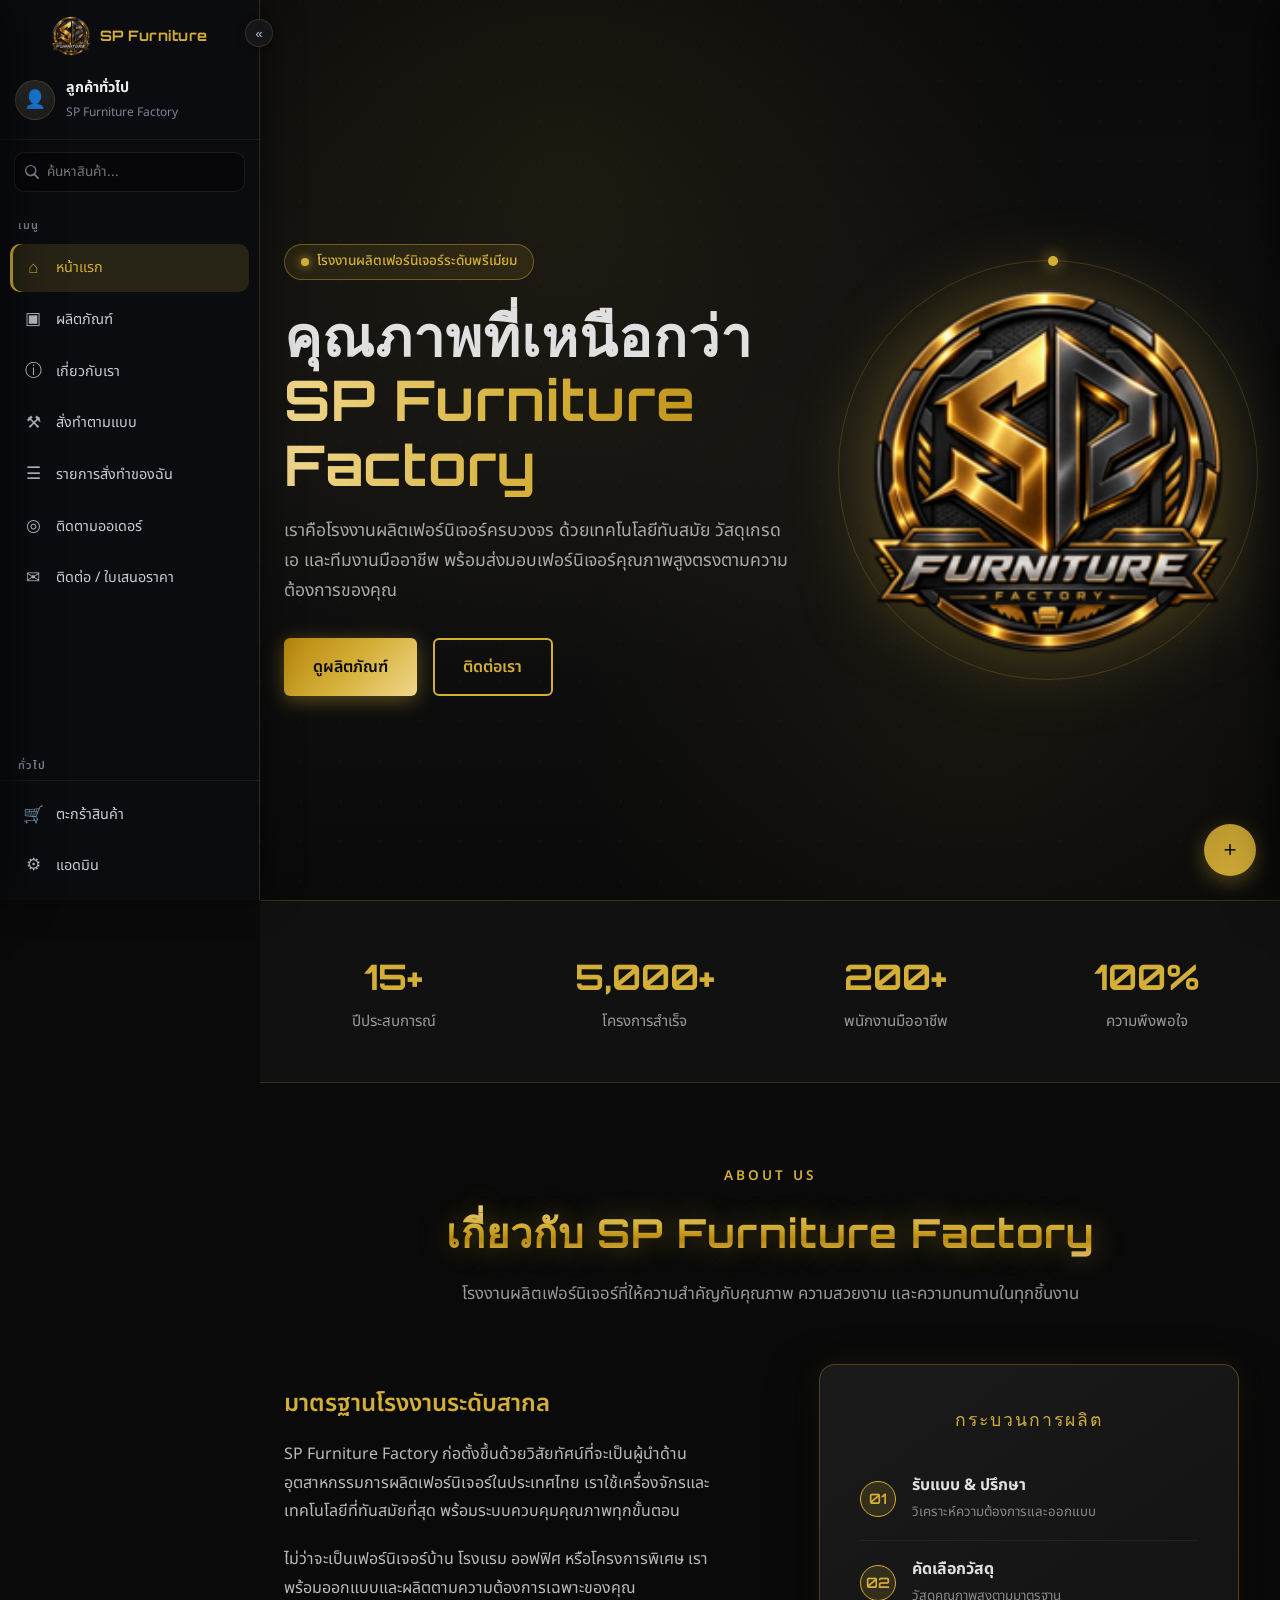
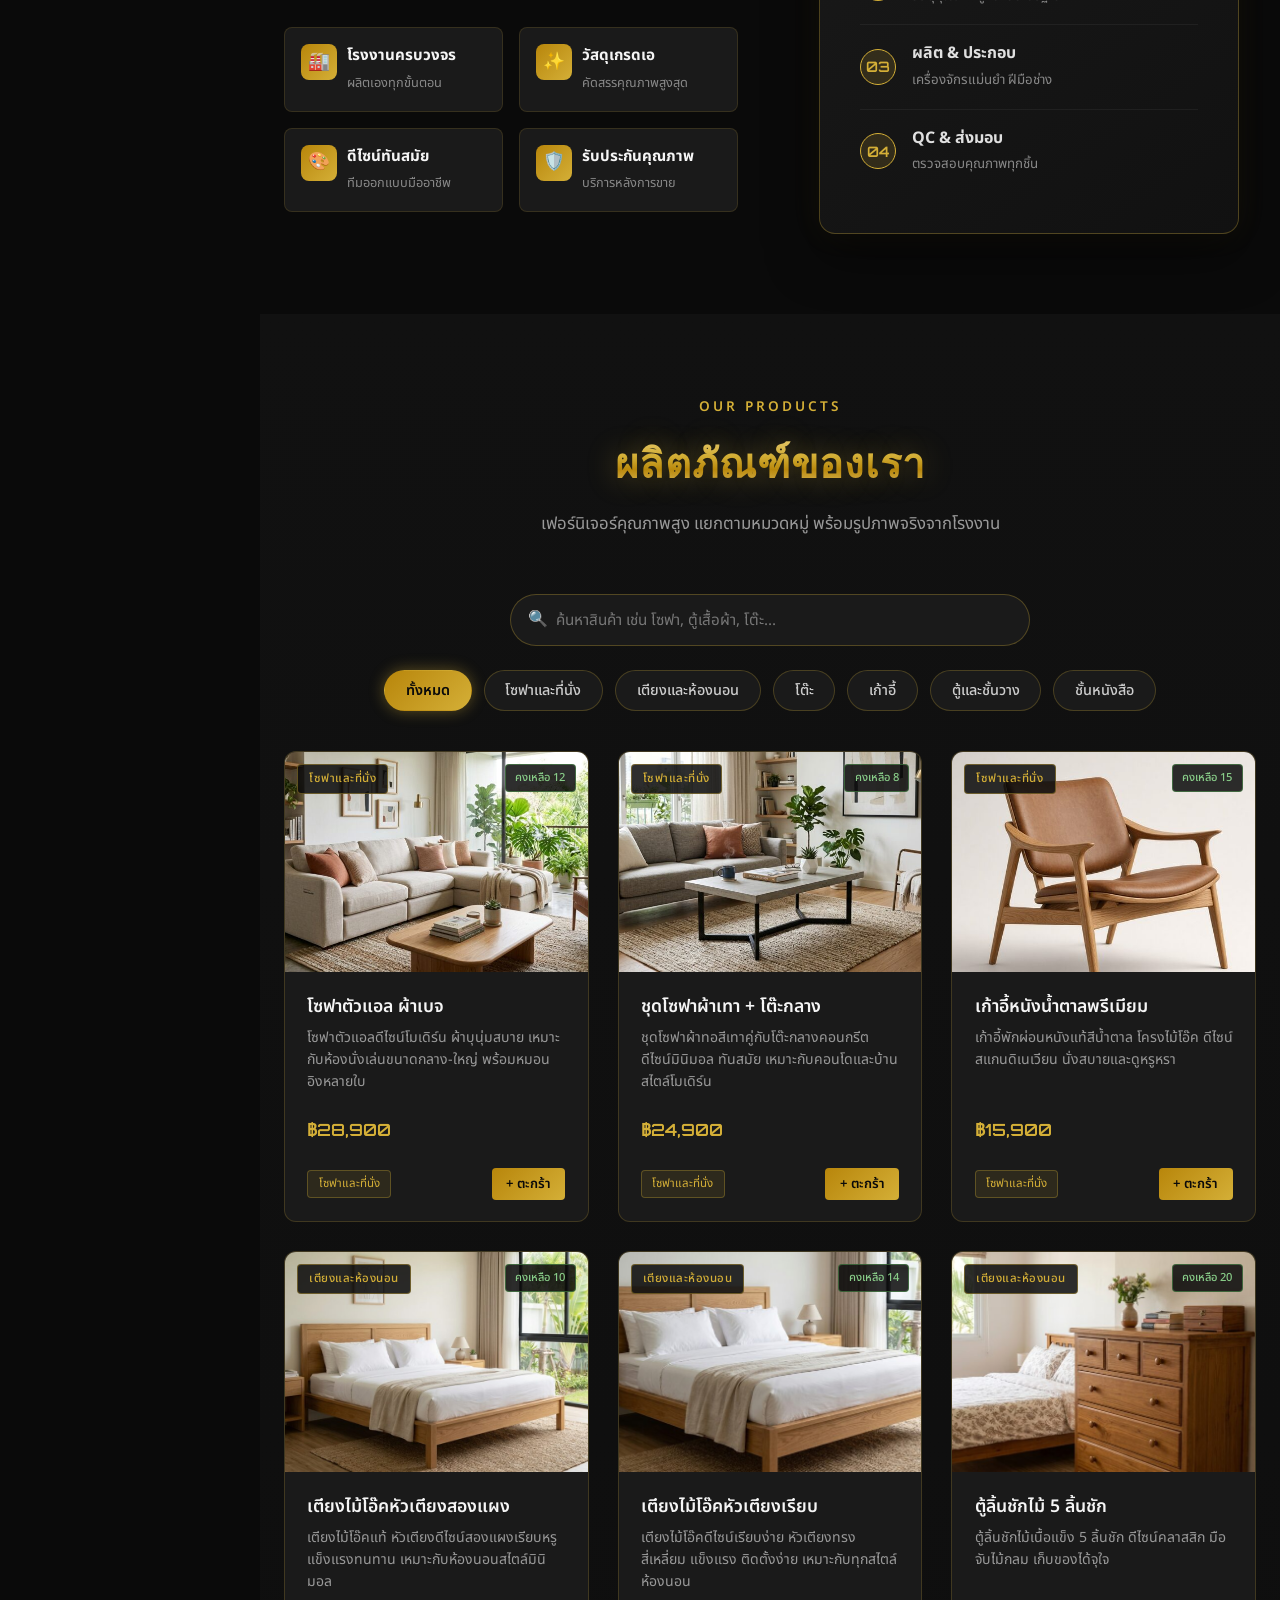
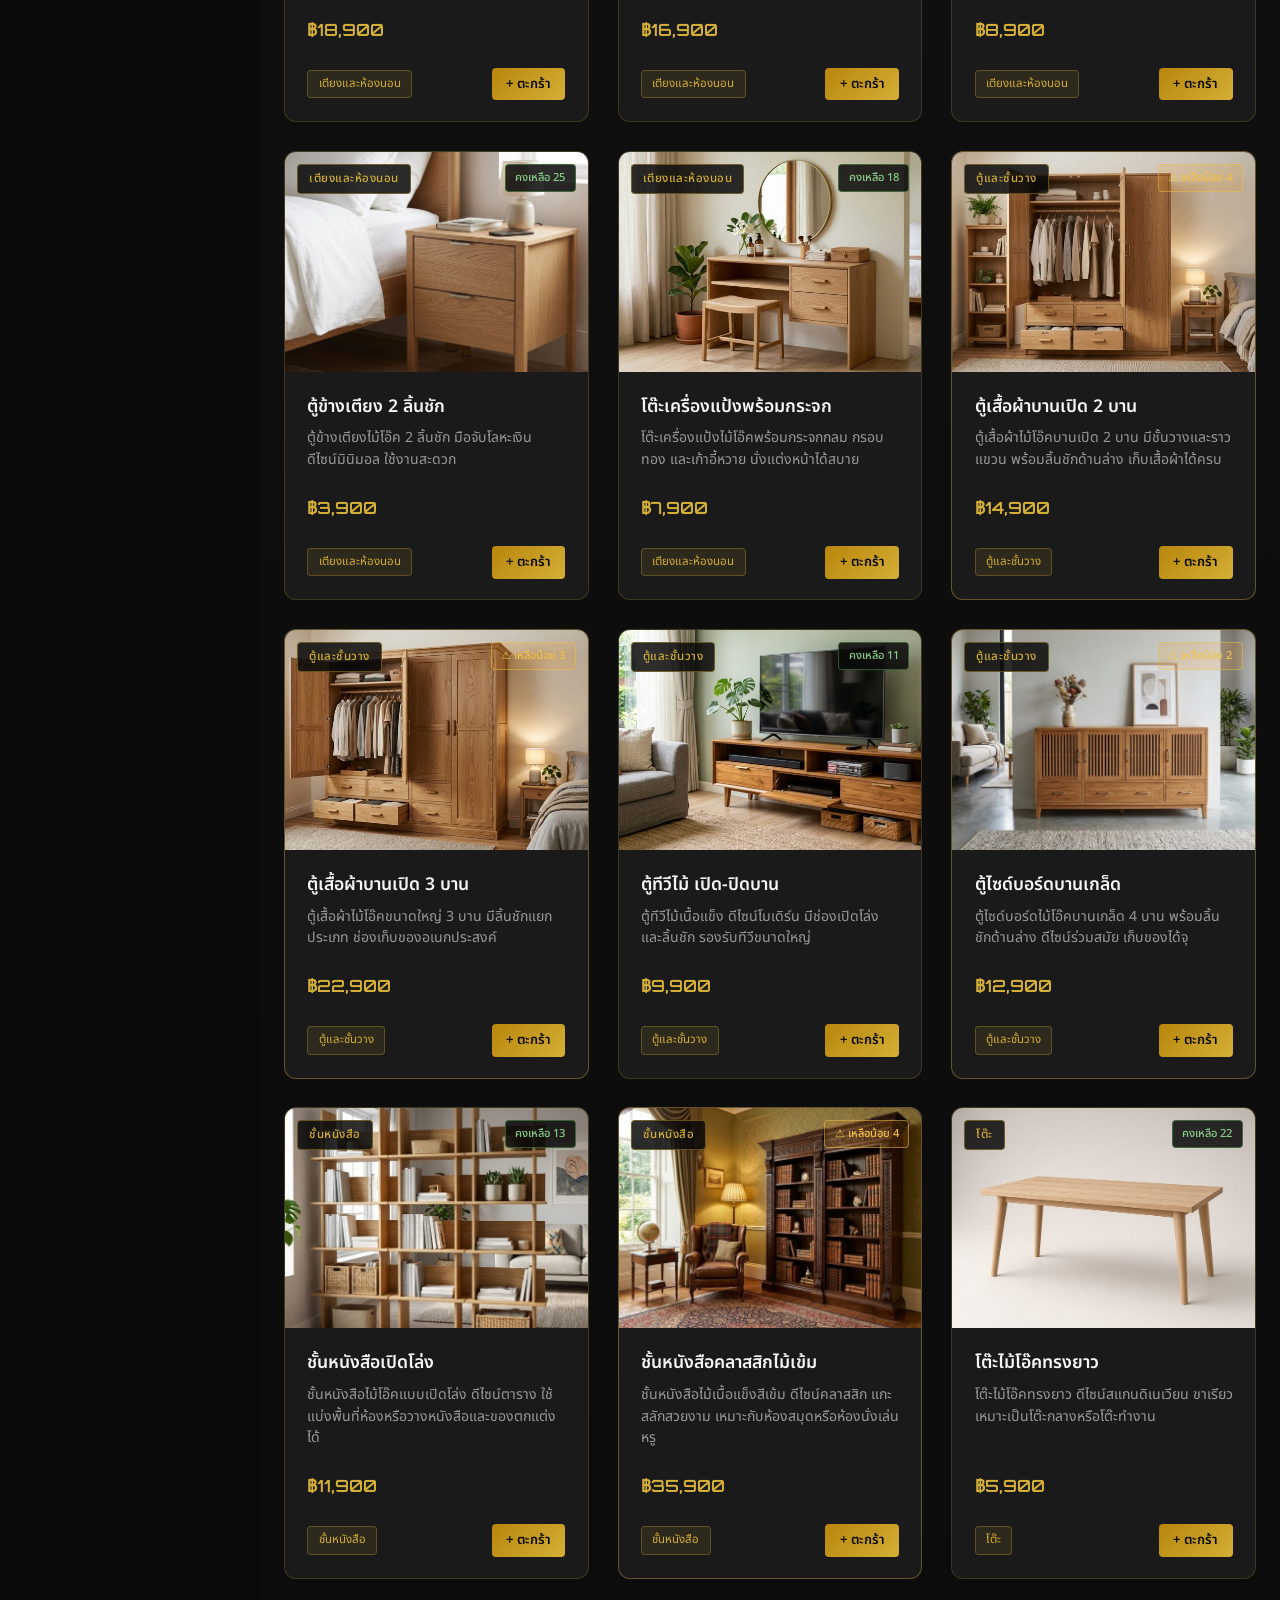
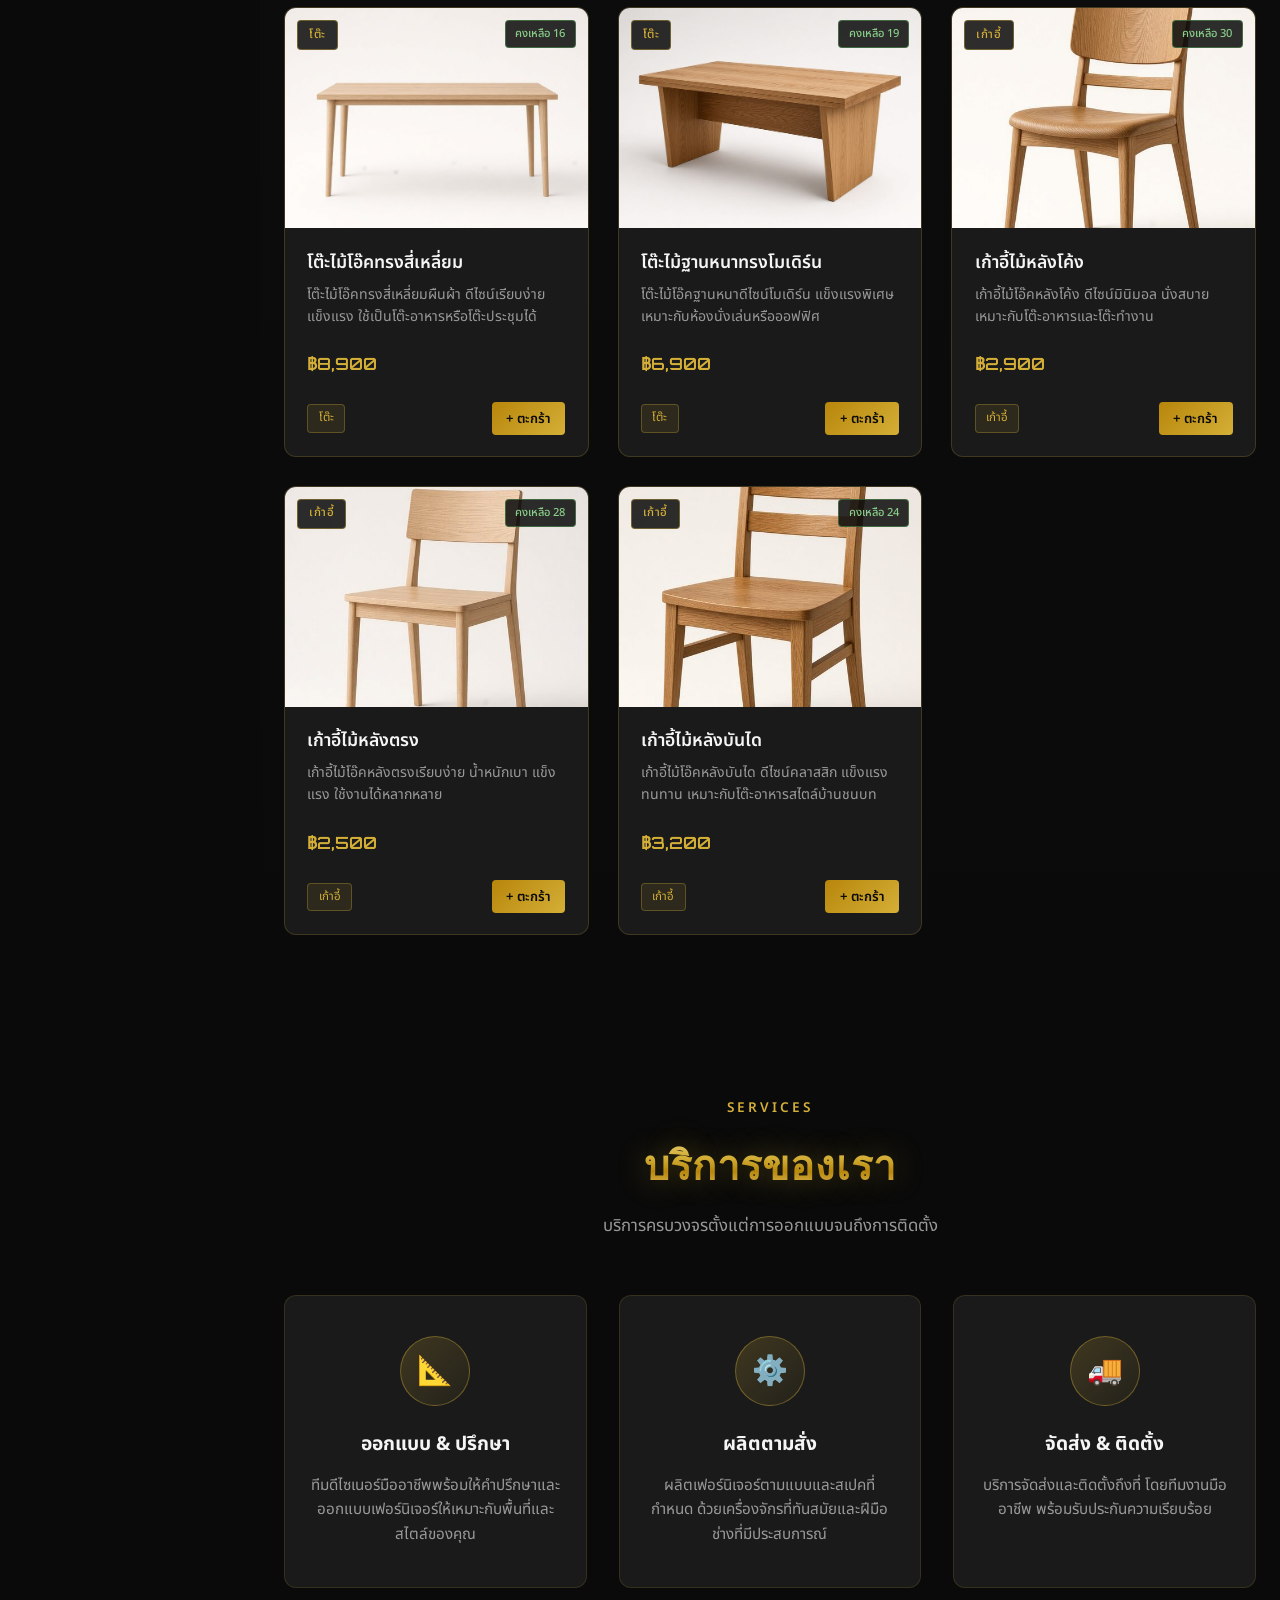
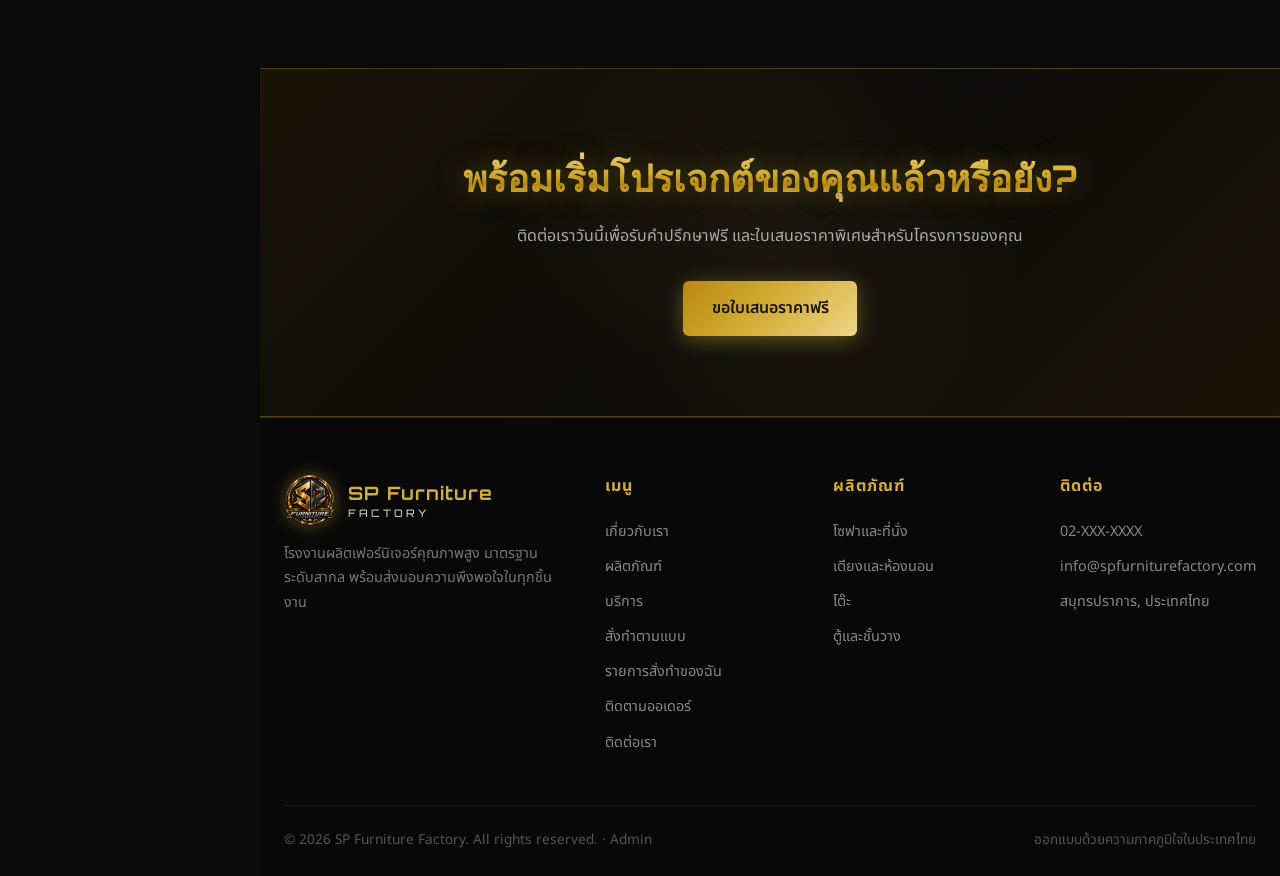
<file: index.html>
<!DOCTYPE html>
<html lang="th">
<head>
  <meta charset="UTF-8">
  <meta name="viewport" content="width=device-width, initial-scale=1.0">
  <title>หน้าแรก | SP Furniture Factory</title>
  <link rel="preconnect" href="https://fonts.googleapis.com">
  <link href="https://fonts.googleapis.com/css2?family=Noto+Sans+Thai:wght@300;400;500;600;700&family=Orbitron:wght@500;600;700&display=swap" rel="stylesheet">
  <link rel="stylesheet" href="css/style.css">
  <link rel="stylesheet" href="css/cart.css">
  <link rel="stylesheet" href="css/extras.css">
  <link rel="stylesheet" href="css/sidebar.css">
</head>
<body>

<button type="button" class="sb-mobile-btn" id="sbMobileBtn" aria-label="เมนู">☰</button>
<div class="sb-overlay" id="sbOverlay"></div>
<aside class="app-sidebar" id="appSidebar">
  <div class="sb-top">
    <a href="index.html" class="sb-logo">
      <img src="images/logo.png" alt="SP" onerror="this.style.display='none'">
      <span>SP Furniture</span>
    </a>
    <button type="button" class="sb-toggle" id="sbToggle" title="ย่อเมนู">«</button>
  </div>
  <div class="sb-profile">
    <div class="sb-avatar">👤</div>
    <div class="sb-profile-info">
      <strong>ลูกค้าทั่วไป</strong>
      <small>SP Furniture Factory</small>
    </div>
  </div>
  <div class="sb-search">
    <input type="search" id="sbSearch" placeholder="ค้นหาสินค้า..." autocomplete="off">
  </div>
  <div class="sb-section-label">เมนู</div>
  <nav class="sb-nav">
    <a class="sb-link" data-page="index.html" href="index.html"><span class="ico">⌂</span><span class="lbl">หน้าแรก</span></a>
    <a class="sb-link" data-page="products" href="index.html#products"><span class="ico">▣</span><span class="lbl">ผลิตภัณฑ์</span></a>
    <a class="sb-link" data-page="about" href="index.html#about"><span class="ico">ⓘ</span><span class="lbl">เกี่ยวกับเรา</span></a>
    <a class="sb-link" data-page="custom.html" href="custom.html"><span class="ico">⚒</span><span class="lbl">สั่งทำตามแบบ</span></a>
    <a class="sb-link" data-page="my-orders.html" href="my-orders.html"><span class="ico">☰</span><span class="lbl">รายการสั่งทำของฉัน</span></a>
    <a class="sb-link" data-page="track.html" href="track.html"><span class="ico">◎</span><span class="lbl">ติดตามออเดอร์</span></a>
    <a class="sb-link" data-page="contact.html" href="contact.html"><span class="ico">✉</span><span class="lbl">ติดต่อ / ใบเสนอราคา</span></a>
  </nav>
  <div class="sb-section-label">ทั่วไป</div>
  <div class="sb-bottom">
    <button type="button" class="sb-link" onclick="typeof openCart==='function'&&openCart()">
      <span class="ico">🛒</span><span class="lbl">ตะกร้าสินค้า</span>
      <span class="badge" id="sbCartBadge" style="display:none">0</span>
    </button>
    <a class="sb-link" href="admin.html"><span class="ico">⚙</span><span class="lbl">แอดมิน</span></a>
  </div>
</aside>

<section class="hero">
    <div class="hero-content">
      <div class="hero-text">
        <div class="hero-badge">โรงงานผลิตเฟอร์นิเจอร์ระดับพรีเมียม</div>
        <h1>
          คุณภาพที่เหนือกว่า
          <span class="highlight">SP Furniture Factory</span>
        </h1>
        <p class="hero-desc">
          เราคือโรงงานผลิตเฟอร์นิเจอร์ครบวงจร ด้วยเทคโนโลยีทันสมัย วัสดุเกรดเอ 
          และทีมงานมืออาชีพ พร้อมส่งมอบเฟอร์นิเจอร์คุณภาพสูงตรงตามความต้องการของคุณ
        </p>
        <div class="hero-buttons">
          <a href="#products" class="btn btn-primary">ดูผลิตภัณฑ์</a>
          <a href="contact.html" class="btn btn-outline">ติดต่อเรา</a>
        </div>
      </div>
      <div class="hero-logo-wrap">
        <div class="hero-logo-ring"></div>
        <img src="images/logo.png" alt="SP Furniture Factory Logo" class="hero-logo">
      </div>
    </div>
  </section>

  <!-- Stats -->
  <div class="stats">
    <div class="stats-grid">
      <div class="stat-item">
        <h3>15+</h3>
        <p>ปีประสบการณ์</p>
      </div>
      <div class="stat-item">
        <h3>5,000+</h3>
        <p>โครงการสำเร็จ</p>
      </div>
      <div class="stat-item">
        <h3>200+</h3>
        <p>พนักงานมืออาชีพ</p>
      </div>
      <div class="stat-item">
        <h3>100%</h3>
        <p>ความพึงพอใจ</p>
      </div>
    </div>
  </div>

  <!-- About -->
  <section class="about" id="about">
    <div class="section-header">
      <div class="section-label">About Us</div>
      <h2 class="section-title metal-text">เกี่ยวกับ SP Furniture Factory</h2>
      <p class="section-desc">โรงงานผลิตเฟอร์นิเจอร์ที่ให้ความสำคัญกับคุณภาพ ความสวยงาม และความทนทานในทุกชิ้นงาน</p>
    </div>
    <div class="about-grid">
      <div class="about-content">
        <h3>มาตรฐานโรงงานระดับสากล</h3>
        <p>
          SP Furniture Factory ก่อตั้งขึ้นด้วยวิสัยทัศน์ที่จะเป็นผู้นำด้านอุตสาหกรรมการผลิตเฟอร์นิเจอร์ในประเทศไทย 
          เราใช้เครื่องจักรและเทคโนโลยีที่ทันสมัยที่สุด พร้อมระบบควบคุมคุณภาพทุกขั้นตอน
        </p>
        <p>
          ไม่ว่าจะเป็นเฟอร์นิเจอร์บ้าน โรงแรม ออฟฟิศ หรือโครงการพิเศษ 
          เราพร้อมออกแบบและผลิตตามความต้องการเฉพาะของคุณ
        </p>
        <div class="about-features">
          <div class="feature-item">
            <div class="feature-icon">🏭</div>
            <div>
              <h4>โรงงานครบวงจร</h4>
              <p>ผลิตเองทุกขั้นตอน</p>
            </div>
          </div>
          <div class="feature-item">
            <div class="feature-icon">✨</div>
            <div>
              <h4>วัสดุเกรดเอ</h4>
              <p>คัดสรรคุณภาพสูงสุด</p>
            </div>
          </div>
          <div class="feature-item">
            <div class="feature-icon">🎨</div>
            <div>
              <h4>ดีไซน์ทันสมัย</h4>
              <p>ทีมออกแบบมืออาชีพ</p>
            </div>
          </div>
          <div class="feature-item">
            <div class="feature-icon">🛡️</div>
            <div>
              <h4>รับประกันคุณภาพ</h4>
              <p>บริการหลังการขาย</p>
            </div>
          </div>
        </div>
      </div>
      <div class="about-visual">
        <div class="about-card">
          <div class="about-card-title">กระบวนการผลิต</div>
          <ul class="process-list">
            <li>
              <span class="process-num">01</span>
              <div>
                <strong>รับแบบ & ปรึกษา</strong><br>
                <small style="color:#888">วิเคราะห์ความต้องการและออกแบบ</small>
              </div>
            </li>
            <li>
              <span class="process-num">02</span>
              <div>
                <strong>คัดเลือกวัสดุ</strong><br>
                <small style="color:#888">วัสดุคุณภาพสูงตามมาตรฐาน</small>
              </div>
            </li>
            <li>
              <span class="process-num">03</span>
              <div>
                <strong>ผลิต & ประกอบ</strong><br>
                <small style="color:#888">เครื่องจักรแม่นยำ ฝีมือช่าง</small>
              </div>
            </li>
            <li>
              <span class="process-num">04</span>
              <div>
                <strong>QC & ส่งมอบ</strong><br>
                <small style="color:#888">ตรวจสอบคุณภาพทุกชิ้น</small>
              </div>
            </li>
          </ul>
        </div>
      </div>
    </div>
  </section>

  <!-- Products -->
  <section class="products" id="products">
    <div class="section-header">
      <div class="section-label">Our Products</div>
      <h2 class="section-title metal-text">ผลิตภัณฑ์ของเรา</h2>
      <p class="section-desc">เฟอร์นิเจอร์คุณภาพสูง แยกตามหมวดหมู่ พร้อมรูปภาพจริงจากโรงงาน</p>
    </div>


    <div class="product-search-wrap">
      <span class="search-icon">🔍</span>
      <input type="search" id="productSearch" placeholder="ค้นหาสินค้า เช่น โซฟา, ตู้เสื้อผ้า, โต๊ะ..." 
             oninput="onProductSearch(this.value)" autocomplete="off">
      <button type="button" class="search-clear" id="searchClear" onclick="clearProductSearch()" aria-label="ล้าง">✕</button>
    </div>

    <!-- Category Filter -->
    <div class="category-filter">
      <button class="cat-btn active" data-cat="all" onclick="filterProducts('all')">ทั้งหมด</button>
      <button class="cat-btn" data-cat="sofa" onclick="filterProducts('sofa')">โซฟาและที่นั่ง</button>
      <button class="cat-btn" data-cat="bed" onclick="filterProducts('bed')">เตียงและห้องนอน</button>
      <button class="cat-btn" data-cat="table" onclick="filterProducts('table')">โต๊ะ</button>
      <button class="cat-btn" data-cat="chair" onclick="filterProducts('chair')">เก้าอี้</button>
      <button class="cat-btn" data-cat="storage" onclick="filterProducts('storage')">ตู้และชั้นวาง</button>
      <button class="cat-btn" data-cat="shelf" onclick="filterProducts('shelf')">ชั้นหนังสือ</button>
    </div>

    <!-- Products Grid -->
    <div class="products-grid" id="productsGrid">
      <!-- Rendered by JS -->
    </div>
    <div class="no-products" id="noProducts">ไม่พบสินค้าในหมวดนี้</div>
  </section>

  <!-- Services -->
  <section class="services" id="services">
    <div class="section-header">
      <div class="section-label">Services</div>
      <h2 class="section-title metal-text">บริการของเรา</h2>
      <p class="section-desc">บริการครบวงจรตั้งแต่การออกแบบจนถึงการติดตั้ง</p>
    </div>
    <div class="services-grid">
      <div class="service-card">
        <div class="service-icon">📐</div>
        <h3>ออกแบบ & ปรึกษา</h3>
        <p>ทีมดีไซเนอร์มืออาชีพพร้อมให้คำปรึกษาและออกแบบเฟอร์นิเจอร์ให้เหมาะกับพื้นที่และสไตล์ของคุณ</p>
      </div>
      <div class="service-card">
        <div class="service-icon">⚙️</div>
        <h3>ผลิตตามสั่ง</h3>
        <p>ผลิตเฟอร์นิเจอร์ตามแบบและสเปคที่กำหนด ด้วยเครื่องจักรที่ทันสมัยและฝีมือช่างที่มีประสบการณ์</p>
      </div>
      <div class="service-card">
        <div class="service-icon">🚚</div>
        <h3>จัดส่ง & ติดตั้ง</h3>
        <p>บริการจัดส่งและติดตั้งถึงที่ โดยทีมงานมืออาชีพ พร้อมรับประกันความเรียบร้อย</p>
      </div>
    </div>
  </section>

  <!-- CTA -->
  <section class="cta">
    <h2 class="metal-text">พร้อมเริ่มโปรเจกต์ของคุณแล้วหรือยัง?</h2>
    <p>ติดต่อเราวันนี้เพื่อรับคำปรึกษาฟรี และใบเสนอราคาพิเศษสำหรับโครงการของคุณ</p>
    <a href="contact.html" class="btn btn-primary">ขอใบเสนอราคาฟรี</a>
  </section>



  

<footer>
    <div class="footer-grid">
      <div class="footer-brand">
        <a href="#" class="logo-link">
          <img src="images/logo.png" alt="SP Furniture Factory" class="logo-img">
          <div class="logo-text">
            SP Furniture
            <span>FACTORY</span>
          </div>
        </a>
        <p>โรงงานผลิตเฟอร์นิเจอร์คุณภาพสูง มาตรฐานระดับสากล พร้อมส่งมอบความพึงพอใจในทุกชิ้นงาน</p>
      </div>
      <div class="footer-col">
        <h4>เมนู</h4>
        <ul>
          <li><a href="index.html#about">เกี่ยวกับเรา</a></li>
          <li><a href="index.html#products">ผลิตภัณฑ์</a></li>
          <li><a href="#services">บริการ</a></li>
          <li><a href="custom.html">สั่งทำตามแบบ</a></li>
        <li><a href="my-orders.html">รายการสั่งทำของฉัน</a></li>
        <li><a href="track.html">ติดตามออเดอร์</a></li>
        <li><a href="contact.html">ติดต่อเรา</a></li>
        </ul>
      </div>
      <div class="footer-col">
        <h4>ผลิตภัณฑ์</h4>
        <ul>
          <li><a href="index.html#products" onclick="filterProducts('sofa')">โซฟาและที่นั่ง</a></li>
          <li><a href="index.html#products" onclick="filterProducts('bed')">เตียงและห้องนอน</a></li>
          <li><a href="index.html#products" onclick="filterProducts('table')">โต๊ะ</a></li>
          <li><a href="index.html#products" onclick="filterProducts('storage')">ตู้และชั้นวาง</a></li>
        </ul>
      </div>
      <div class="footer-col">
        <h4>ติดต่อ</h4>
        <ul>
          <li><a href="tel:02XXXXXXX">02-XXX-XXXX</a></li>
          <li><a href="mailto:info@spfurniturefactory.com">info@spfurniturefactory.com</a></li>
          <li><a href="#">สมุทรปราการ, ประเทศไทย</a></li>
        </ul>
      </div>
    </div>
    <div class="footer-bottom">
      <p>© 2026 SP Furniture Factory. All rights reserved. · <a href="admin.html" style="color:#555;text-decoration:none;">Admin</a></p>
      <p>ออกแบบด้วยความภาคภูมิใจในประเทศไทย</p>
    </div>
  </footer>


<div class="cart-overlay" id="cartOverlay" onclick="closeCart()"></div>

  <!-- Cart Drawer -->
  <div class="cart-drawer" id="cartDrawer">
    <div class="cart-header">
      <h3>🛒 ตะกร้าสินค้า</h3>
      <button class="cart-close" onclick="closeCart()" aria-label="ปิด">✕</button>
    </div>
    <div class="cart-body">
      <div class="cart-empty" id="cartEmpty">
        <div class="cart-empty-icon">🛒</div>
        <p>ยังไม่มีสินค้าในตะกร้า</p>
        <a href="#products" onclick="closeCart()">ดูสินค้าทั้งหมด →</a>
      </div>
      <div id="cartItems"></div>
    </div>
        <div class="cart-footer" id="cartFooter" style="display:none;">
      <div class="cart-summary">
        <span>จำนวน <strong id="cartTotalItems">0</strong> ชิ้น</span>
        <strong id="cartTotalPrice">฿0</strong>
      </div>
      <button class="btn btn-primary" onclick="goToCheckout()">💳 ชำระเงิน / สั่งซื้อ</button>
      <button class="btn-clear" onclick="clearCart()">ล้างตะกร้า</button>
    </div>
  </div>


  <!-- Stock Alert Overlay -->
  <div class="stock-alert-overlay" id="stockAlertOverlay" onclick="closeStockAlertPanel()"></div>

  <!-- Stock Alert Panel -->
  <div class="stock-alert-panel" id="stockAlertPanel">
    <div class="stock-alert-header">
      <h3>⚠ แจ้งเตือนสต็อก <span class="count-label" id="stockAlertCount"></span></h3>
      <button class="cart-close" onclick="closeStockAlertPanel()" aria-label="ปิด">✕</button>
    </div>
    <div class="stock-alert-body">
      <div class="stock-alert-empty" id="stockAlertEmpty">สต็อกสินค้าปกติทั้งหมด ✓</div>
      <div id="stockAlertList"></div>
    </div>
    <div class="stock-alert-footer">
      แจ้งเตือนเมื่อสต็อก ≤ 5 ชิ้น · อัปเดตอัตโนมัติเมื่อมีการขาย
    </div>
  </div>


  <!-- Floating contact buttons -->
  <div class="float-contact" id="floatContact">
    <div class="float-actions" id="floatActions">
      <a class="float-btn line" id="floatLine" href="#" target="_blank" rel="noopener">
        <span class="icon">💬</span><span class="label">LINE</span>
      </a>
      <a class="float-btn whatsapp" id="floatWa" href="#" target="_blank" rel="noopener">
        <span class="icon">📱</span><span class="label">WhatsApp</span>
      </a>
      <a class="float-btn phone" id="floatPhone" href="tel:021234567">
        <span class="icon">📞</span><span class="label">02-123-4567</span>
      </a>
    </div>
    <button type="button" class="float-toggle" id="floatToggle" onclick="toggleFloatContact()" aria-label="ติดต่อเรา">+</button>
  </div>

  
  <script src="js/auto-status.js"></script>
  <script src="js/products-data.js"></script>
  <script src="js/stock.js"></script>
  <script src="js/main.js"></script>
  <script src="js/cart.js"></script>
  <script src="js/extras.js"></script>
  <script src="js/sidebar.js"></script>
</body>
</html>
</file>
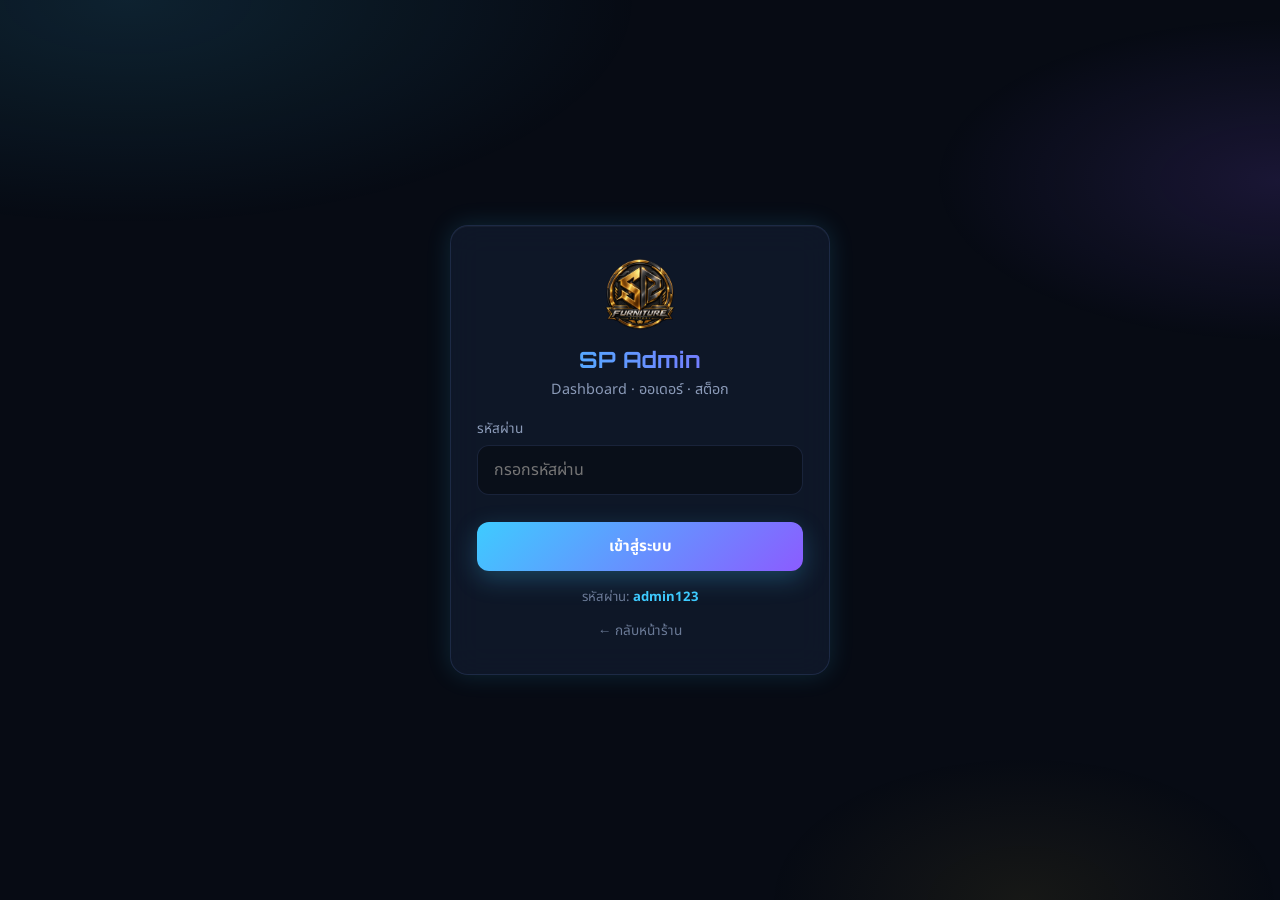
<file: admin.html>
<!DOCTYPE html>
<html lang="th">
<head>
  <meta charset="UTF-8">
  <meta name="viewport" content="width=device-width, initial-scale=1.0">
  <title>แอดมิน | SP Furniture Factory</title>
  <link rel="preconnect" href="https://fonts.googleapis.com">
  <link href="https://fonts.googleapis.com/css2?family=Noto+Sans+Thai:wght@400;500;600;700&family=Orbitron:wght@500;600;700&display=swap" rel="stylesheet">
  <link rel="stylesheet" href="css/admin.css">
  <link rel="stylesheet" href="css/sidebar.css">
</head>
<body>

  <!-- LOGIN -->
  <div id="screenLogin" class="screen-login">
    <div class="login-box glass">
      <img src="images/logo.png" alt="SP" class="login-logo" onerror="this.style.display='none'">
      <h1>SP Admin</h1>
      <p class="muted">Dashboard · ออเดอร์ · สต็อก</p>
      <form id="formLogin">
        <label>รหัสผ่าน</label>
        <input type="password" id="inputPassword" placeholder="กรอกรหัสผ่าน" autocomplete="current-password">
        <p id="loginMsg" class="msg-error"></p>
        <button type="submit" class="btn-primary">เข้าสู่ระบบ</button>
      </form>
      <p class="hint">รหัสผ่าน: <strong>admin123</strong></p>
      <a class="link-back" href="index.html">← กลับหน้าร้าน</a>
    </div>
  </div>

  <!-- APP SHELL -->
  <div id="screenApp" class="app-shell" hidden>
    <!-- Sidebar -->
    <aside class="sidebar admin-sidebar-ui" id="adminSidebar">
      <div class="sb-top">
        <div class="sb-logo">
          <img src="images/logo.png" alt="SP" onerror="this.style.display='none'">
          <span>SP Admin</span>
        </div>
        <button type="button" class="sb-toggle" id="adminSbToggle" title="ย่อเมนู">«</button>
      </div>
      <div class="sb-profile">
        <div class="sb-avatar">🛡</div>
        <div class="sb-profile-info">
          <strong>ผู้ดูแลระบบ</strong>
          <small>Furniture Factory</small>
        </div>
      </div>
      <div class="sb-section-label">เมนู</div>
      <nav class="sidebar-nav sb-nav">
        <button type="button" class="side-btn sb-link active" data-tab="dash" title="ภาพรวม"><span class="ico">⌂</span><span class="lbl">ภาพรวม</span></button>
        <button type="button" class="side-btn sb-link" data-tab="orders" title="ออเดอร์"><span class="ico">▣</span><span class="lbl">ออเดอร์</span></button>
        <button type="button" class="side-btn sb-link" data-tab="quotes" title="ใบเสนอราคา"><span class="ico">✎</span><span class="lbl">ใบเสนอราคา</span></button>
        <button type="button" class="side-btn sb-link" data-tab="custom" title="สั่งทำตามแบบ"><span class="ico">⚒</span><span class="lbl">สั่งทำตามแบบ</span></button>
        <button type="button" class="side-btn sb-link" data-tab="stock" title="สต็อก"><span class="ico">▤</span><span class="lbl">สต็อก</span></button>
      </nav>
      <div class="sb-section-label">ทั่วไป</div>
      <div class="sidebar-bottom sb-bottom">
        <a href="index.html" class="side-btn sb-link" title="หน้าร้าน"><span class="ico">🏪</span><span class="lbl">หน้าร้าน</span></a>
        <button type="button" id="btnLogout" class="side-btn sb-link danger" title="ออกจากระบบ"><span class="ico">⏻</span><span class="lbl">ออกจากระบบ</span></button>
      </div>
    </aside>

    <div class="main-wrap">
      <header class="main-header">
        <div>
          <p class="greet" id="greetText">สวัสดี</p>
          <h2 class="header-name">SP Furniture Factory</h2>
        </div>
        <div class="header-meta">
          <label class="meta-chip glass auto-toggle" title="เลื่อนสถานะออเดอร์ตามเวลาอัตโนมัติ">
            <input type="checkbox" id="autoStatusToggle" checked>
            <span>อัปเดตสถานะอัตโนมัติ</span>
          </label>
          <div class="meta-chip glass" id="autoStatusInfo">—</div>
          <div class="meta-chip glass" id="clockChip">--:--</div>
          <div class="meta-chip glass" id="dateChip">—</div>
        </div>
      </header>

      <main class="main-content">
        <!-- DASHBOARD -->
        <section id="tab-dash" class="tab active">
          <div class="dash-grid">
            <!-- Hero welcome -->
            <article class="widget glass span-2 hero-widget">
              <div class="hero-left">
                <p class="widget-label">ภาพรวมวันนี้</p>
                <h3 id="heroTitle">พร้อมดำเนินงาน</h3>
                <p class="hero-sub" id="heroSub">สรุปออเดอร์และสต็อกแบบเรียลไทม์</p>
                <div class="sparkline" id="sparkline" aria-hidden="true"></div>
              </div>
              <div class="hero-right">
                <div class="ring-chart" id="ringOrders">
                  <svg viewBox="0 0 120 120">
                    <circle class="ring-bg" cx="60" cy="60" r="52"/>
                    <circle class="ring-fg cyan" cx="60" cy="60" r="52" id="ringOrdersFg"/>
                  </svg>
                  <div class="ring-label">
                    <strong id="ringOrdersPct">0%</strong>
                    <span>ออเดอร์สำเร็จ</span>
                  </div>
                </div>
              </div>
            </article>

            <!-- Revenue -->
            <article class="widget glass">
              <p class="widget-label">ยอดขายรวม</p>
              <p class="big-stat gold" id="cRevenue">฿0</p>
              <p class="stat-foot" id="cOrdersLine">0 ออเดอร์</p>
            </article>

            <!-- COD -->
            <article class="widget glass">
              <p class="widget-label">รอ COD</p>
              <p class="big-stat warn" id="cCod">0</p>
              <p class="stat-foot">เก็บเงินปลายทาง</p>
            </article>

            <!-- Productivity style stock health -->
            <article class="widget glass">
              <p class="widget-label">สุขภาพสต็อก</p>
              <div class="ring-row">
                <div class="ring-chart sm">
                  <svg viewBox="0 0 100 100">
                    <circle class="ring-bg" cx="50" cy="50" r="40"/>
                    <circle class="ring-fg violet" cx="50" cy="50" r="40" id="ringStockFg"/>
                  </svg>
                  <div class="ring-label">
                    <strong id="ringStockPct">100%</strong>
                  </div>
                </div>
                <div class="mini-stats">
                  <div><span>ปกติ</span><strong id="cStockOk">0</strong></div>
                  <div><span>ต่ำ</span><strong class="warn" id="cStockLow">0</strong></div>
                  <div><span>หมด</span><strong class="danger" id="cStockOut">0</strong></div>
                </div>
              </div>
            </article>

            <!-- Weekly orders bar chart -->
            <article class="widget glass span-2">
              <div class="widget-head">
                <p class="widget-label">ออเดอร์รายวัน (สัปดาห์นี้)</p>
                <span class="badge" id="weekTotal">0 ออเดอร์</span>
              </div>
              <div class="chart-bars" id="weekBars"></div>
            </article>

            <!-- Revenue bar chart -->
            <article class="widget glass span-2">
              <div class="widget-head">
                <p class="widget-label">ยอดขายรายวัน</p>
                <span class="badge gold" id="weekRevenue">฿0</span>
              </div>
              <div class="chart-bars revenue" id="revenueBars"></div>
            </article>

            <!-- Status horizontal bars -->
            <article class="widget glass span-2">
              <div class="widget-head">
                <p class="widget-label">สัดส่วนสถานะออเดอร์</p>
              </div>
              <div class="hbar-chart" id="statusBars"></div>
            </article>

            <!-- Pie: payment methods -->
            <article class="widget glass">
              <div class="widget-head">
                <p class="widget-label">ช่องทางชำระเงิน</p>
              </div>
              <div class="pie-wrap">
                <div class="pie-chart" id="piePayment"></div>
                <ul class="pie-legend" id="legendPayment"></ul>
              </div>
            </article>

            <!-- Pie: stock status -->
            <article class="widget glass">
              <div class="widget-head">
                <p class="widget-label">สัดส่วนสต็อก</p>
              </div>
              <div class="pie-wrap">
                <div class="pie-chart" id="pieStock"></div>
                <ul class="pie-legend" id="legendStock"></ul>
              </div>
            </article>

            <!-- Pie: order status -->
            <article class="widget glass span-2">
              <div class="widget-head">
                <p class="widget-label">สถานะออเดอร์ (วงกลม)</p>
              </div>
              <div class="pie-wrap horizontal">
                <div class="pie-chart lg" id="pieStatus"></div>
                <ul class="pie-legend" id="legendStatus"></ul>
              </div>
            </article>

            <!-- Recent orders / tasks -->
            <article class="widget glass span-2">
              <div class="widget-head">
                <p class="widget-label">ออเดอร์ล่าสุด</p>
                <button type="button" class="text-btn" data-goto="orders">ดูทั้งหมด</button>
              </div>
              <ul class="task-list" id="dashOrders"></ul>
            </article>

            <!-- Low stock alerts -->
            <article class="widget glass">
              <div class="widget-head">
                <p class="widget-label">แจ้งเตือนสต็อก</p>
              </div>
              <ul class="alert-list" id="dashAlerts"></ul>
            </article>

            <!-- Auto status info -->
            <article class="widget glass span-2">
              <div class="widget-head">
                <p class="widget-label">กฎอัปเดตสถานะอัตโนมัติ</p>
                <span class="badge" id="autoRulesBadge">เปิดอยู่</span>
              </div>
              <div id="autoRulesInfo" class="hbar-chart" style="font-size:0.82rem;color:#8b9bb8;line-height:1.6"></div>
              <p style="margin-top:0.75rem;font-size:0.78rem;color:#6a7a96">COD และออเดอร์ที่แอดมินล็อกสถานะจะไม่ถูกเลื่อนอัตโนมัติ · ตรวจทุก 30 วินาที</p>
            </article>

            <!-- System status -->
            <article class="widget glass">
              <p class="widget-label">สถานะระบบ</p>
              <div class="ring-chart sm center">
                <svg viewBox="0 0 100 100">
                  <circle class="ring-bg" cx="50" cy="50" r="40"/>
                  <circle class="ring-fg cyan" cx="50" cy="50" r="40" id="ringSysFg"/>
                </svg>
                <div class="ring-label">
                  <strong id="ringSysPct">100%</strong>
                  <span>พร้อมใช้</span>
                </div>
              </div>
              <div class="meters">
                <div class="meter"><span>ออเดอร์</span><div class="track"><i id="mOrders"></i></div></div>
                <div class="meter"><span>สต็อก</span><div class="track"><i id="mStock"></i></div></div>
                <div class="meter"><span>COD</span><div class="track"><i id="mCod"></i></div></div>
              </div>
            </article>
          </div>
        </section>

        <!-- ORDERS -->
        <section id="tab-orders" class="tab">
          <div class="page-head">
            <h2>ออเดอร์</h2>
            <div class="toolbar">
              <input type="search" id="orderSearch" placeholder="ค้นหาเลขที่ / ชื่อ / เบอร์...">
              <input type="date" id="orderDateFrom" title="จากวันที่">
              <input type="date" id="orderDateTo" title="ถึงวันที่">
              <select id="filterStatus">
                <option value="all">ทุกสถานะ</option>
                <option value="paid">ชำระแล้ว</option>
                <option value="cod_pending">รอ COD</option>
                <option value="confirmed">ยืนยันแล้ว</option>
                <option value="production">กำลังผลิต</option>
                <option value="shipping">จัดส่ง</option>
                <option value="done">สำเร็จ</option>
                <option value="cancelled">ยกเลิก</option>
              </select>
              <button type="button" id="btnRefreshOrders" class="btn-ghost">รีเฟรช</button>
              <button type="button" id="btnExportCsv" class="btn-ghost">ส่งออก CSV</button>
            </div>
          </div>
          <div class="widget glass">
            <div class="table-scroll">
              <table>
                <thead>
                  <tr>
                    <th>เลขที่</th><th>ลูกค้า</th><th>รายการ</th><th>ยอด</th><th>ชำระ</th><th>สถานะ</th><th></th>
                  </tr>
                </thead>
                <tbody id="ordersTable"></tbody>
              </table>
            </div>
            <p id="ordersEmpty" class="empty">ยังไม่มีออเดอร์</p>
          </div>
        </section>

        <!-- QUOTES -->
        <section id="tab-quotes" class="tab">
          <div class="page-head">
            <h2>คำขอใบเสนอราคา</h2>
            <div class="toolbar">
              <select id="filterQuote">
                <option value="all">ทุกสถานะ</option>
                <option value="new">ใหม่</option>
                <option value="contacted">ติดต่อแล้ว</option>
                <option value="quoted">ส่งใบเสนอแล้ว</option>
                <option value="closed">ปิด</option>
              </select>
              <button type="button" id="btnExportQuotes" class="btn-ghost">ส่งออก CSV</button>
            </div>
          </div>
          <div class="widget glass">
            <div class="table-scroll">
              <table>
                <thead>
                  <tr>
                    <th>เลขที่</th><th>ลูกค้า</th><th>ประเภท</th><th>งบ</th><th>วันที่</th><th>สถานะ</th><th></th>
                  </tr>
                </thead>
                <tbody id="quotesTable"></tbody>
              </table>
            </div>
            <p id="quotesEmpty" class="empty">ยังไม่มีคำขอใบเสนอราคา</p>
          </div>
        </section>


        <!-- CUSTOM ORDERS -->
        <section id="tab-custom" class="tab">
          <div class="page-head">
            <h2>สั่งทำตามแบบ</h2>
            <div class="toolbar">
              <select id="filterCustom">
                <option value="all">ทุกสถานะ</option>
                <option value="new">ใหม่</option>
                <option value="reviewing">กำลังประเมิน</option>
                <option value="quoted">ส่งราคาแล้ว</option>
                <option value="confirmed">ลูกค้ายืนยัน</option>
                <option value="production">กำลังผลิต</option>
                <option value="done">เสร็จสิ้น</option>
                <option value="cancelled">ยกเลิก</option>
              </select>
              <button type="button" id="btnExportCustom" class="btn-ghost">ส่งออก CSV</button>
            </div>
          </div>
          <div class="widget glass">
            <div class="table-scroll">
              <table>
                <thead>
                  <tr>
                    <th>เลขที่</th><th>ลูกค้า</th><th>ประเภท</th><th>วัสดุ</th><th>จำนวน</th><th>วันที่</th><th>สถานะ</th><th></th>
                  </tr>
                </thead>
                <tbody id="customTable"></tbody>
              </table>
            </div>
            <p id="customEmpty" class="empty">ยังไม่มีคำสั่งทำ</p>
          </div>
        </section>

        <!-- STOCK -->
        <section id="tab-stock" class="tab">
          <div class="page-head">
            <h2>สต็อกสินค้า</h2>
            <div class="toolbar">
              <input type="search" id="stockSearch" placeholder="ค้นหาสินค้า...">
              <select id="filterStock">
                <option value="all">ทั้งหมด</option>
                <option value="low">สต็อกต่ำ</option>
                <option value="out">หมดสต็อก</option>
                <option value="ok">ปกติ</option>
              </select>
            </div>
          </div>
          <div class="widget glass">
            <div class="table-scroll">
              <table>
                <thead>
                  <tr>
                    <th>สินค้า</th><th>หมวด</th><th>ราคา</th><th>คงเหลือ</th><th>ปรับสต็อก</th>
                  </tr>
                </thead>
                <tbody id="stockTable"></tbody>
              </table>
            </div>
          </div>
        </section>
      </main>
    </div>
  </div>

  <!-- Modal -->
  <div id="modal" class="modal" hidden>
    <div class="modal-box glass">
      <div class="modal-head">
        <h3 id="modalTitle">ออเดอร์</h3>
        <button type="button" id="modalClose" class="icon-btn">✕</button>
      </div>
      <div class="modal-body" id="modalBody"></div>
      <div class="modal-foot">
        <label>สถานะ <select id="modalStatus"></select></label>
        <div style="display:flex;gap:0.5rem;flex-wrap:wrap">
          <button type="button" id="modalPrint" class="btn-ghost">พิมพ์ใบสั่งผลิต</button>
          <button type="button" id="modalSave" class="btn-primary sm">บันทึก</button>
        </div>
      </div>
    </div>
  </div>

  <script src="js/auto-status.js"></script>
  <script src="js/products-data.js"></script>
  <script src="js/stock.js"></script>
  <script src="js/custom-order.js"></script>
  <script src="js/admin.js"></script>
</body>
</html>
</file>
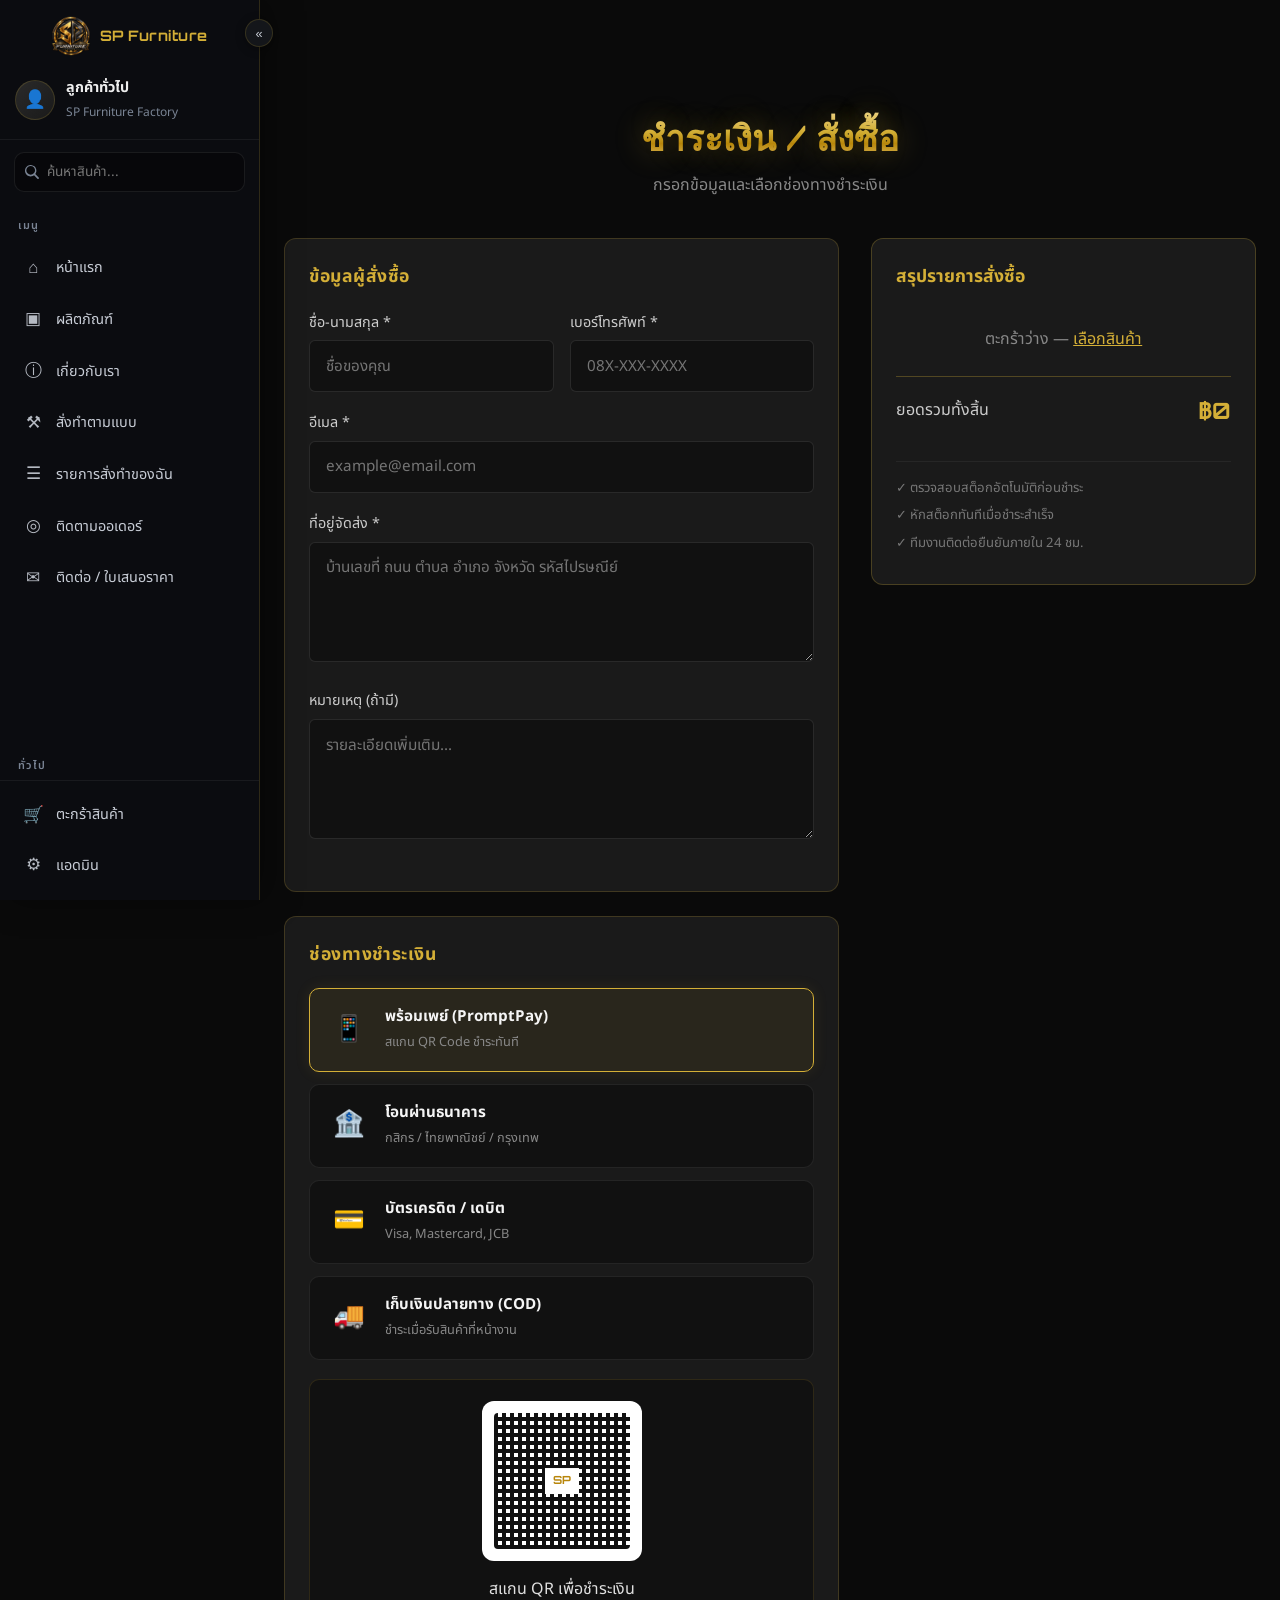
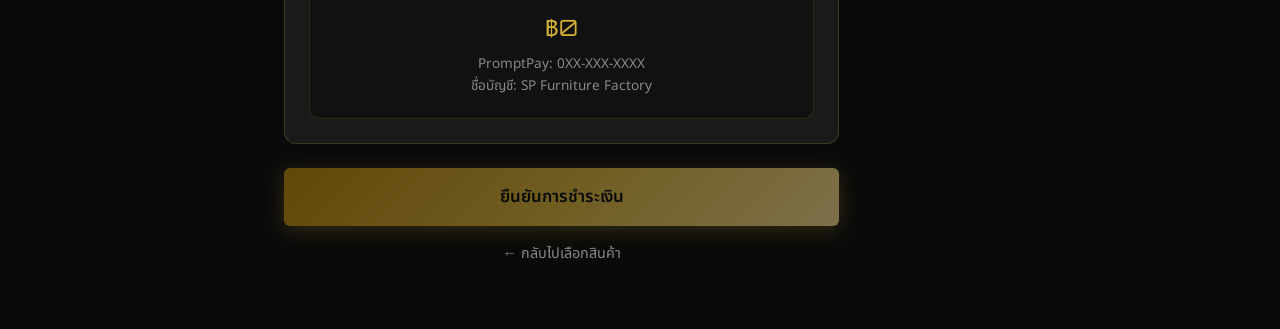
<file: checkout.html>
<!DOCTYPE html>
<html lang="th">
<head>
  <meta charset="UTF-8">
  <meta name="viewport" content="width=device-width, initial-scale=1.0">
  <title>ชำระเงิน | SP Furniture Factory</title>
  <link rel="preconnect" href="https://fonts.googleapis.com">
  <link rel="preconnect" href="https://fonts.gstatic.com" crossorigin>
  <link href="https://fonts.googleapis.com/css2?family=Noto+Sans+Thai:wght@300;400;500;600;700&family=Orbitron:wght@500;600;700&display=swap" rel="stylesheet">
  <link rel="stylesheet" href="css/style.css">
  <link rel="stylesheet" href="css/sidebar.css">
  <link rel="stylesheet" href="css/cart.css">
  <link rel="stylesheet" href="css/checkout.css">
</head>
<body>

<button type="button" class="sb-mobile-btn" id="sbMobileBtn" aria-label="เมนู">☰</button>
<div class="sb-overlay" id="sbOverlay"></div>
<aside class="app-sidebar" id="appSidebar">
  <div class="sb-top">
    <a href="index.html" class="sb-logo">
      <img src="images/logo.png" alt="SP" onerror="this.style.display='none'">
      <span>SP Furniture</span>
    </a>
    <button type="button" class="sb-toggle" id="sbToggle" title="ย่อเมนู">«</button>
  </div>
  <div class="sb-profile">
    <div class="sb-avatar">👤</div>
    <div class="sb-profile-info">
      <strong>ลูกค้าทั่วไป</strong>
      <small>SP Furniture Factory</small>
    </div>
  </div>
  <div class="sb-search">
    <input type="search" id="sbSearch" placeholder="ค้นหาสินค้า..." autocomplete="off">
  </div>
  <div class="sb-section-label">เมนู</div>
  <nav class="sb-nav">
    <a class="sb-link" data-page="index.html" href="index.html"><span class="ico">⌂</span><span class="lbl">หน้าแรก</span></a>
    <a class="sb-link" data-page="products" href="index.html#products"><span class="ico">▣</span><span class="lbl">ผลิตภัณฑ์</span></a>
    <a class="sb-link" data-page="about" href="index.html#about"><span class="ico">ⓘ</span><span class="lbl">เกี่ยวกับเรา</span></a>
    <a class="sb-link" data-page="custom.html" href="custom.html"><span class="ico">⚒</span><span class="lbl">สั่งทำตามแบบ</span></a>
    <a class="sb-link" data-page="my-orders.html" href="my-orders.html"><span class="ico">☰</span><span class="lbl">รายการสั่งทำของฉัน</span></a>
    <a class="sb-link" data-page="track.html" href="track.html"><span class="ico">◎</span><span class="lbl">ติดตามออเดอร์</span></a>
    <a class="sb-link" data-page="contact.html" href="contact.html"><span class="ico">✉</span><span class="lbl">ติดต่อ / ใบเสนอราคา</span></a>
  </nav>
  <div class="sb-section-label">ทั่วไป</div>
  <div class="sb-bottom">
    <button type="button" class="sb-link" onclick="typeof openCart==='function'&&openCart()">
      <span class="ico">🛒</span><span class="lbl">ตะกร้าสินค้า</span>
      <span class="badge" id="sbCartBadge" style="display:none">0</span>
    </button>
    <a class="sb-link" href="admin.html"><span class="ico">⚙</span><span class="lbl">แอดมิน</span></a>
  </div>
</aside>

  <div class="checkout-page">
    <div class="checkout-container">
      <h1 class="checkout-title metal-text">ชำระเงิน / สั่งซื้อ</h1>
      <p class="checkout-subtitle">กรอกข้อมูลและเลือกช่องทางชำระเงิน</p>

      <div class="checkout-grid">
        <!-- Left: Form -->
        <div class="checkout-form-wrap">
          <form id="checkoutForm" onsubmit="submitCheckout(event)">
            <div class="checkout-section">
              <h2>ข้อมูลผู้สั่งซื้อ</h2>
              <div class="form-row">
                <div class="form-group">
                  <label>ชื่อ-นามสกุล *</label>
                  <input type="text" id="cName" required placeholder="ชื่อของคุณ">
                </div>
                <div class="form-group">
                  <label>เบอร์โทรศัพท์ *</label>
                  <input type="tel" id="cPhone" required placeholder="08X-XXX-XXXX">
                </div>
              </div>
              <div class="form-group">
                <label>อีเมล *</label>
                <input type="email" id="cEmail" required placeholder="example@email.com">
              </div>
              <div class="form-group">
                <label>ที่อยู่จัดส่ง *</label>
                <textarea id="cAddress" required placeholder="บ้านเลขที่ ถนน ตำบล อำเภอ จังหวัด รหัสไปรษณีย์"></textarea>
              </div>
              <div class="form-group">
                <label>หมายเหตุ (ถ้ามี)</label>
                <textarea id="cNote" placeholder="รายละเอียดเพิ่มเติม..."></textarea>
              </div>
            </div>

            <div class="checkout-section">
              <h2>ช่องทางชำระเงิน</h2>
              <div class="payment-methods">
                <label class="pay-option">
                  <input type="radio" name="payment" value="promptpay" checked>
                  <div class="pay-card">
                    <span class="pay-icon">📱</span>
                    <div>
                      <strong>พร้อมเพย์ (PromptPay)</strong>
                      <small>สแกน QR Code ชำระทันที</small>
                    </div>
                  </div>
                </label>
                <label class="pay-option">
                  <input type="radio" name="payment" value="transfer">
                  <div class="pay-card">
                    <span class="pay-icon">🏦</span>
                    <div>
                      <strong>โอนผ่านธนาคาร</strong>
                      <small>กสิกร / ไทยพาณิชย์ / กรุงเทพ</small>
                    </div>
                  </div>
                </label>
                <label class="pay-option">
                  <input type="radio" name="payment" value="card">
                  <div class="pay-card">
                    <span class="pay-icon">💳</span>
                    <div>
                      <strong>บัตรเครดิต / เดบิต</strong>
                      <small>Visa, Mastercard, JCB</small>
                    </div>
                  </div>
                </label>
                <label class="pay-option">
                  <input type="radio" name="payment" value="cod">
                  <div class="pay-card">
                    <span class="pay-icon">🚚</span>
                    <div>
                      <strong>เก็บเงินปลายทาง (COD)</strong>
                      <small>ชำระเมื่อรับสินค้าที่หน้างาน</small>
                    </div>
                  </div>
                </label>
              </div>

              <!-- PromptPay Panel -->
              <div class="pay-panel" id="panel-promptpay">
                <div class="qr-box">
                  <div class="qr-placeholder">
                    <div class="qr-code-sim">
                      <div class="qr-inner"></div>
                    </div>
                    <p>สแกน QR เพื่อชำระเงิน</p>
                    <p class="qr-amount" id="qrAmount">฿0</p>
                    <p class="qr-ref">PromptPay: 0XX-XXX-XXXX<br>ชื่อบัญชี: SP Furniture Factory</p>
                  </div>
                </div>
              </div>

              <!-- Bank Transfer Panel -->
              <div class="pay-panel" id="panel-transfer" style="display:none;">
                <div class="bank-info">
                  <div class="bank-row"><span>ธนาคาร</span><strong>กสิกรไทย</strong></div>
                  <div class="bank-row"><span>เลขบัญชี</span><strong>XXX-X-XXXXX-X</strong></div>
                  <div class="bank-row"><span>ชื่อบัญชี</span><strong>บจก. เอสพี เฟอร์นิเจอร์ แฟคทอรี</strong></div>
                  <div class="bank-row"><span>จำนวนเงิน</span><strong class="gold" id="transferAmount">฿0</strong></div>
                </div>
                <p class="pay-note">โอนแล้วกรุณากดยืนยันด้านล่าง (ระบบเดโม)</p>
              </div>

              <!-- Card Panel -->
              <div class="pay-panel" id="panel-card" style="display:none;">
                <div class="form-group">
                  <label>หมายเลขบัตร</label>
                  <input type="text" id="cardNumber" placeholder="ACCT-000003" maxlength="19">
                </div>
                <div class="form-row">
                  <div class="form-group">
                    <label>วันหมดอายุ</label>
                    <input type="text" id="cardExpiry" placeholder="MM/YY" maxlength="5">
                  </div>
                  <div class="form-group">
                    <label>CVV</label>
                    <input type="text" id="cardCvv" placeholder="123" maxlength="4">
                  </div>
                </div>
                <div class="form-group">
                  <label>ชื่อบนบัตร</label>
                  <input type="text" id="cardName" placeholder="NAME ON CARD">
                </div>
                <p class="pay-note">🔒 ข้อมูลบัตรไม่ถูกจัดเก็บจริง (โหมดสาธิต)</p>
              </div>

              <!-- COD Panel -->
              <div class="pay-panel" id="panel-cod" style="display:none;">
                <div class="cod-info">
                  <p class="cod-title">🚚 เก็บเงินปลายทาง</p>
                  <ul class="cod-list">
                    <li>ชำระเงินเมื่อได้รับสินค้าที่ที่อยู่จัดส่ง</li>
                    <li>รองรับเงินสด หรือโอนหน้างาน</li>
                    <li>ทีมงานติดต่อยืนยันคิวนัดส่งก่อนจัดส่ง</li>
                    <li>กรุณาเตรียมยอดชำระให้ตรงตามใบสั่งซื้อ</li>
                  </ul>
                  <p class="pay-note">ยืนยันคำสั่งซื้อเพื่อจองสต็อก · ชำระเมื่อรับของ</p>
                </div>
              </div>
            </div>

            <button type="submit" class="btn btn-primary checkout-submit" id="payBtn">
              ยืนยันการชำระเงิน
            </button>
            <a href="index.html#products" class="back-link">← กลับไปเลือกสินค้า</a>
          </form>
        </div>

        <!-- Right: Order Summary -->
        <div class="checkout-summary">
          <h2>สรุปรายการสั่งซื้อ</h2>
          <div id="summaryItems"></div>
          <div class="summary-total">
            <span>ยอดรวมทั้งสิ้น</span>
            <strong id="summaryTotal">฿0</strong>
          </div>
          <div class="summary-note">
            <p>✓ ตรวจสอบสต็อกอัตโนมัติก่อนชำระ</p>
            <p>✓ หักสต็อกทันทีเมื่อชำระสำเร็จ</p>
            <p>✓ ทีมงานติดต่อยืนยันภายใน 24 ชม.</p>
          </div>
        </div>
      </div>
    </div>
  </div>

  <!-- Success Modal -->
  <div class="success-overlay" id="successOverlay">
    <div class="success-modal">
      <div class="success-icon">✓</div>
      <h2 id="successTitle">ชำระเงินสำเร็จ!</h2>
      <p>หมายเลขคำสั่งซื้อ: <strong id="orderId"></strong></p>
      <p class="success-desc" id="successDesc">ระบบได้ตัดสต็อกสินค้าเรียบร้อยแล้ว<br>ทีมงานจะติดต่อยืนยันและนัดส่งมอบต่อไป</p>
      <div class="success-actions">
        <a href="#" id="viewReceiptBtn" class="btn btn-primary">ดูใบเสร็จ</a>
        <a href="index.html" class="btn btn-outline">กลับหน้าหลัก</a>
      </div>
    </div>
  </div>

  <script src="js/products-data.js"></script>
  <script src="js/stock.js"></script>
  <script src="js/cart.js"></script>
  <script src="js/checkout.js"></script>
  <script src="js/sidebar.js"></script>
</body>
</html>
</file>
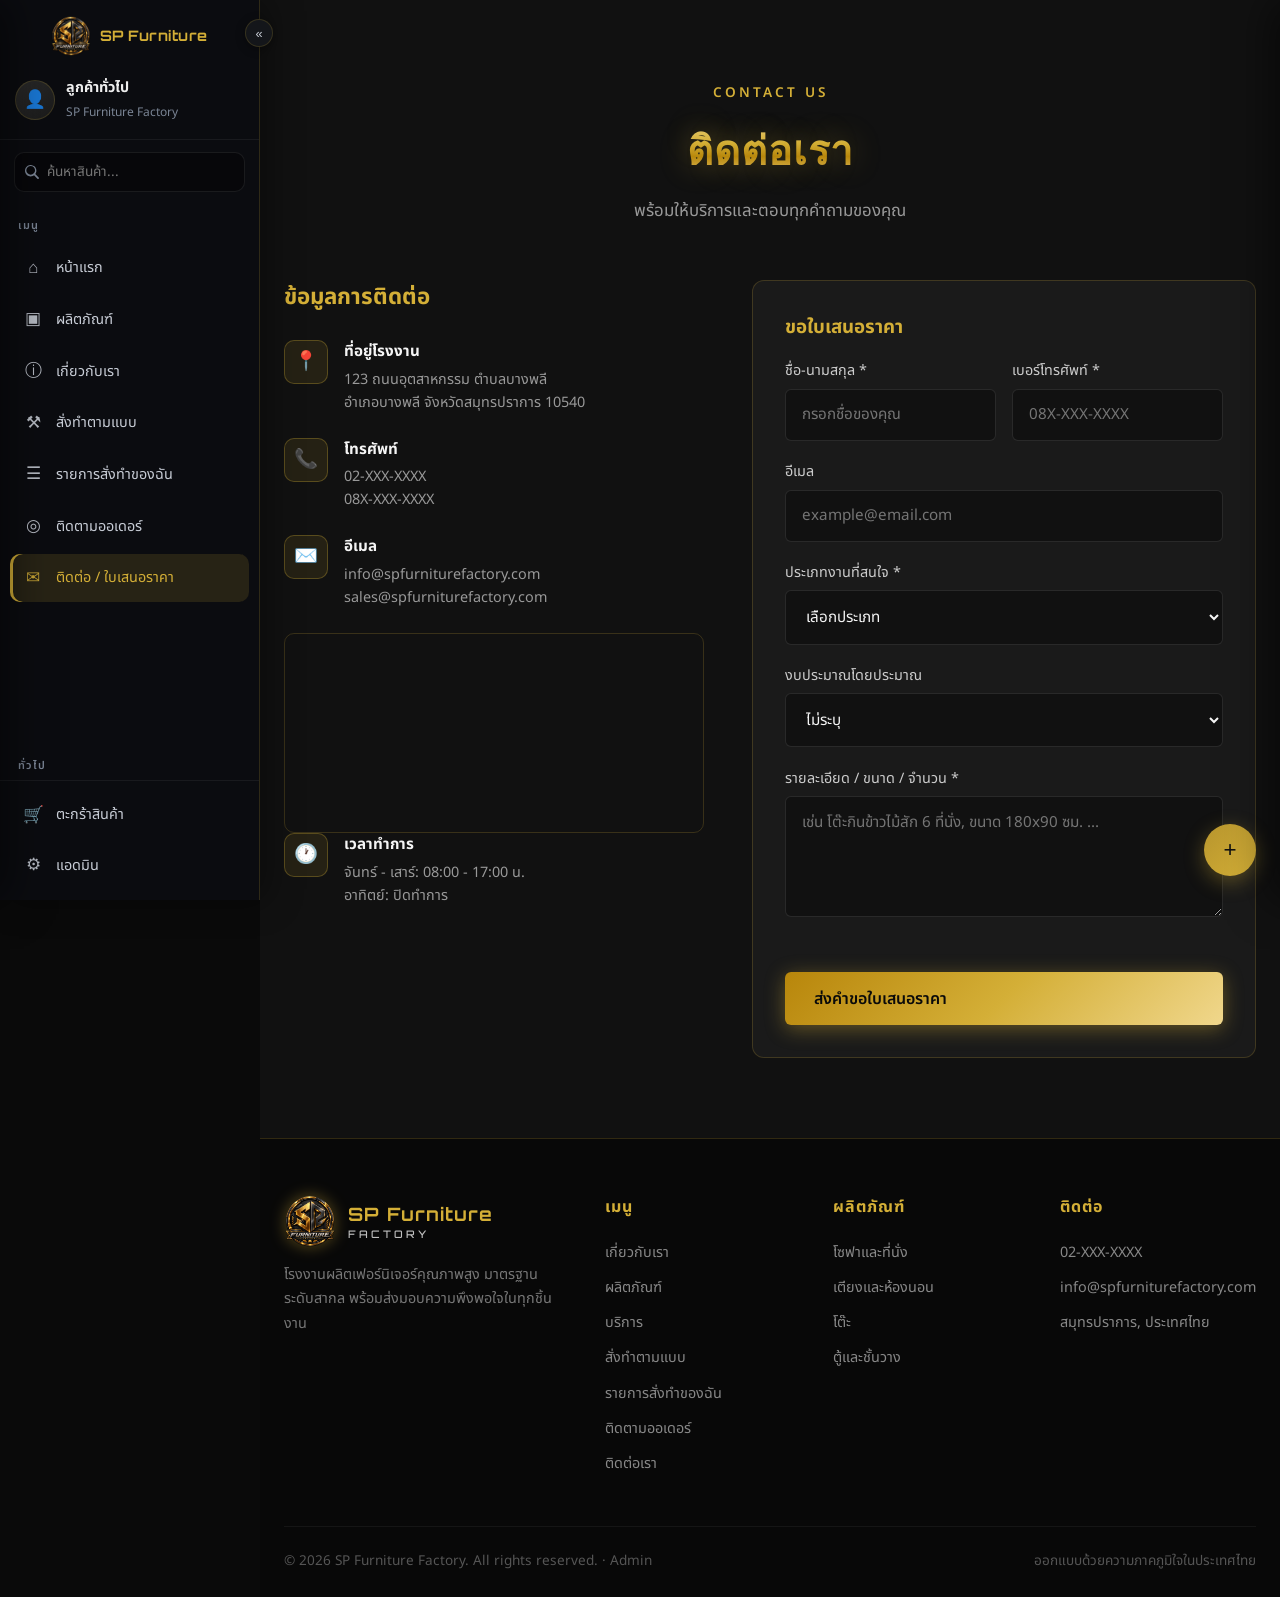
<file: contact.html>
<!DOCTYPE html>
<html lang="th">
<head>
  <meta charset="UTF-8">
  <meta name="viewport" content="width=device-width, initial-scale=1.0">
  <title>ติดต่อเรา | SP Furniture Factory</title>
  <link rel="preconnect" href="https://fonts.googleapis.com">
  <link href="https://fonts.googleapis.com/css2?family=Noto+Sans+Thai:wght@300;400;500;600;700&family=Orbitron:wght@500;600;700&display=swap" rel="stylesheet">
  <link rel="stylesheet" href="css/style.css">
  <link rel="stylesheet" href="css/cart.css">
  <link rel="stylesheet" href="css/extras.css">
  <link rel="stylesheet" href="css/sidebar.css">
</head>
<body>

<button type="button" class="sb-mobile-btn" id="sbMobileBtn" aria-label="เมนู">☰</button>
<div class="sb-overlay" id="sbOverlay"></div>
<aside class="app-sidebar" id="appSidebar">
  <div class="sb-top">
    <a href="index.html" class="sb-logo">
      <img src="images/logo.png" alt="SP" onerror="this.style.display='none'">
      <span>SP Furniture</span>
    </a>
    <button type="button" class="sb-toggle" id="sbToggle" title="ย่อเมนู">«</button>
  </div>
  <div class="sb-profile">
    <div class="sb-avatar">👤</div>
    <div class="sb-profile-info">
      <strong>ลูกค้าทั่วไป</strong>
      <small>SP Furniture Factory</small>
    </div>
  </div>
  <div class="sb-search">
    <input type="search" id="sbSearch" placeholder="ค้นหาสินค้า..." autocomplete="off">
  </div>
  <div class="sb-section-label">เมนู</div>
  <nav class="sb-nav">
    <a class="sb-link" data-page="index.html" href="index.html"><span class="ico">⌂</span><span class="lbl">หน้าแรก</span></a>
    <a class="sb-link" data-page="products" href="index.html#products"><span class="ico">▣</span><span class="lbl">ผลิตภัณฑ์</span></a>
    <a class="sb-link" data-page="about" href="index.html#about"><span class="ico">ⓘ</span><span class="lbl">เกี่ยวกับเรา</span></a>
    <a class="sb-link" data-page="custom.html" href="custom.html"><span class="ico">⚒</span><span class="lbl">สั่งทำตามแบบ</span></a>
    <a class="sb-link" data-page="my-orders.html" href="my-orders.html"><span class="ico">☰</span><span class="lbl">รายการสั่งทำของฉัน</span></a>
    <a class="sb-link" data-page="track.html" href="track.html"><span class="ico">◎</span><span class="lbl">ติดตามออเดอร์</span></a>
    <a class="sb-link" data-page="contact.html" href="contact.html"><span class="ico">✉</span><span class="lbl">ติดต่อ / ใบเสนอราคา</span></a>
  </nav>
  <div class="sb-section-label">ทั่วไป</div>
  <div class="sb-bottom">
    <button type="button" class="sb-link" onclick="typeof openCart==='function'&&openCart()">
      <span class="ico">🛒</span><span class="lbl">ตะกร้าสินค้า</span>
      <span class="badge" id="sbCartBadge" style="display:none">0</span>
    </button>
    <a class="sb-link" href="admin.html"><span class="ico">⚙</span><span class="lbl">แอดมิน</span></a>
  </div>
</aside>

<!-- Contact -->
  <section class="contact" id="contact">
    <div class="section-header">
      <div class="section-label">Contact Us</div>
      <h2 class="section-title metal-text">ติดต่อเรา</h2>
      <p class="section-desc">พร้อมให้บริการและตอบทุกคำถามของคุณ</p>
    </div>
    <div class="contact-grid">
      <div class="contact-info">
        <h3>ข้อมูลการติดต่อ</h3>
        <div class="contact-item">
          <div class="contact-icon">📍</div>
          <div>
            <h4>ที่อยู่โรงงาน</h4>
            <p>123 ถนนอุตสาหกรรม ตำบลบางพลี<br>อำเภอบางพลี จังหวัดสมุทรปราการ 10540</p>
          </div>
        </div>
        <div class="contact-item">
          <div class="contact-icon">📞</div>
          <div>
            <h4>โทรศัพท์</h4>
            <p>02-XXX-XXXX<br>08X-XXX-XXXX</p>
          </div>
        </div>
        <div class="contact-item">
          <div class="contact-icon">✉️</div>
          <div>
            <h4>อีเมล</h4>
            <p>info@spfurniturefactory.com<br>sales@spfurniturefactory.com</p>
          </div>
        </div>

        <div class="map-wrap">
          <iframe src="https://maps.google.com/maps?q=Bang%20Phli%20Samut%20Prakan&t=&z=13&ie=UTF8&iwloc=&output=embed" loading="lazy" referrerpolicy="no-referrer-when-downgrade" allowfullscreen title="แผนที่โรงงาน"></iframe>
        </div>

        <div class="contact-item">
          <div class="contact-icon">🕐</div>
          <div>
            <h4>เวลาทำการ</h4>
            <p>จันทร์ - เสาร์: 08:00 - 17:00 น.<br>อาทิตย์: ปิดทำการ</p>
          </div>
        </div>
      </div>
      <div class="contact-form">
        <h3 style="margin-bottom:1rem;color:var(--gold,#d4af37)">ขอใบเสนอราคา</h3>
        <form id="quoteForm">
          <div class="form-row">
            <div class="form-group">
              <label>ชื่อ-นามสกุล *</label>
              <input type="text" id="qName" required placeholder="กรอกชื่อของคุณ">
            </div>
            <div class="form-group">
              <label>เบอร์โทรศัพท์ *</label>
              <input type="tel" id="qPhone" required placeholder="08X-XXX-XXXX">
            </div>
          </div>
          <div class="form-group">
            <label>อีเมล</label>
            <input type="email" id="qEmail" placeholder="example@email.com">
          </div>
          <div class="form-group">
            <label>ประเภทงานที่สนใจ *</label>
            <select id="qType" required>
              <option value="">เลือกประเภท</option>
              <option value="home">เฟอร์นิเจอร์บ้าน</option>
              <option value="hotel">เฟอร์นิเจอร์โรงแรม</option>
              <option value="office">เฟอร์นิเจอร์ออฟฟิศ</option>
              <option value="custom">สั่งทำตามแบบ</option>
              <option value="other">อื่นๆ</option>
            </select>
          </div>
          <div class="form-group">
            <label>งบประมาณโดยประมาณ</label>
            <select id="qBudget">
              <option value="">ไม่ระบุ</option>
              <option value="<50k">ต่ำกว่า 50,000 บาท</option>
              <option value="50-100k">50,000 – 100,000 บาท</option>
              <option value="100-300k">100,000 – 300,000 บาท</option>
              <option value="300k+">มากกว่า 300,000 บาท</option>
            </select>
          </div>
          <div class="form-group">
            <label>รายละเอียด / ขนาด / จำนวน *</label>
            <textarea id="qDetail" rows="4" required placeholder="เช่น โต๊ะกินข้าวไม้สัก 6 ที่นั่ง, ขนาด 180x90 ซม. ..."></textarea>
          </div>
          <p id="quoteMsg" style="min-height:1.2rem;font-size:0.9rem;margin-bottom:0.5rem;"></p>
          <button type="submit" class="btn btn-primary" style="width:100%">ส่งคำขอใบเสนอราคา</button>
        </form>
      </div>
    </div>
  </section>

  <!-- Footer -->
  

<footer>
    <div class="footer-grid">
      <div class="footer-brand">
        <a href="#" class="logo-link">
          <img src="images/logo.png" alt="SP Furniture Factory" class="logo-img">
          <div class="logo-text">
            SP Furniture
            <span>FACTORY</span>
          </div>
        </a>
        <p>โรงงานผลิตเฟอร์นิเจอร์คุณภาพสูง มาตรฐานระดับสากล พร้อมส่งมอบความพึงพอใจในทุกชิ้นงาน</p>
      </div>
      <div class="footer-col">
        <h4>เมนู</h4>
        <ul>
          <li><a href="index.html#about">เกี่ยวกับเรา</a></li>
          <li><a href="index.html#products">ผลิตภัณฑ์</a></li>
          <li><a href="#services">บริการ</a></li>
          <li><a href="custom.html">สั่งทำตามแบบ</a></li>
        <li><a href="my-orders.html">รายการสั่งทำของฉัน</a></li>
        <li><a href="track.html">ติดตามออเดอร์</a></li>
        <li><a href="contact.html">ติดต่อเรา</a></li>
        </ul>
      </div>
      <div class="footer-col">
        <h4>ผลิตภัณฑ์</h4>
        <ul>
          <li><a href="index.html#products" onclick="filterProducts('sofa')">โซฟาและที่นั่ง</a></li>
          <li><a href="index.html#products" onclick="filterProducts('bed')">เตียงและห้องนอน</a></li>
          <li><a href="index.html#products" onclick="filterProducts('table')">โต๊ะ</a></li>
          <li><a href="index.html#products" onclick="filterProducts('storage')">ตู้และชั้นวาง</a></li>
        </ul>
      </div>
      <div class="footer-col">
        <h4>ติดต่อ</h4>
        <ul>
          <li><a href="tel:02XXXXXXX">02-XXX-XXXX</a></li>
          <li><a href="mailto:info@spfurniturefactory.com">info@spfurniturefactory.com</a></li>
          <li><a href="#">สมุทรปราการ, ประเทศไทย</a></li>
        </ul>
      </div>
    </div>
    <div class="footer-bottom">
      <p>© 2026 SP Furniture Factory. All rights reserved. · <a href="admin.html" style="color:#555;text-decoration:none;">Admin</a></p>
      <p>ออกแบบด้วยความภาคภูมิใจในประเทศไทย</p>
    </div>
  </footer>


<div class="cart-overlay" id="cartOverlay" onclick="closeCart()"></div>

  <!-- Cart Drawer -->
  <div class="cart-drawer" id="cartDrawer">
    <div class="cart-header">
      <h3>🛒 ตะกร้าสินค้า</h3>
      <button class="cart-close" onclick="closeCart()" aria-label="ปิด">✕</button>
    </div>
    <div class="cart-body">
      <div class="cart-empty" id="cartEmpty">
        <div class="cart-empty-icon">🛒</div>
        <p>ยังไม่มีสินค้าในตะกร้า</p>
        <a href="#products" onclick="closeCart()">ดูสินค้าทั้งหมด →</a>
      </div>
      <div id="cartItems"></div>
    </div>
        <div class="cart-footer" id="cartFooter" style="display:none;">
      <div class="cart-summary">
        <span>จำนวน <strong id="cartTotalItems">0</strong> ชิ้น</span>
        <strong id="cartTotalPrice">฿0</strong>
      </div>
      <button class="btn btn-primary" onclick="goToCheckout()">💳 ชำระเงิน / สั่งซื้อ</button>
      <button class="btn-clear" onclick="clearCart()">ล้างตะกร้า</button>
    </div>
  </div>


  <!-- Stock Alert Overlay -->
  <div class="stock-alert-overlay" id="stockAlertOverlay" onclick="closeStockAlertPanel()"></div>

  <!-- Stock Alert Panel -->
  <div class="stock-alert-panel" id="stockAlertPanel">
    <div class="stock-alert-header">
      <h3>⚠ แจ้งเตือนสต็อก <span class="count-label" id="stockAlertCount"></span></h3>
      <button class="cart-close" onclick="closeStockAlertPanel()" aria-label="ปิด">✕</button>
    </div>
    <div class="stock-alert-body">
      <div class="stock-alert-empty" id="stockAlertEmpty">สต็อกสินค้าปกติทั้งหมด ✓</div>
      <div id="stockAlertList"></div>
    </div>
    <div class="stock-alert-footer">
      แจ้งเตือนเมื่อสต็อก ≤ 5 ชิ้น · อัปเดตอัตโนมัติเมื่อมีการขาย
    </div>
  </div>


  <!-- Floating contact buttons -->
  <div class="float-contact" id="floatContact">
    <div class="float-actions" id="floatActions">
      <a class="float-btn line" id="floatLine" href="#" target="_blank" rel="noopener">
        <span class="icon">💬</span><span class="label">LINE</span>
      </a>
      <a class="float-btn whatsapp" id="floatWa" href="#" target="_blank" rel="noopener">
        <span class="icon">📱</span><span class="label">WhatsApp</span>
      </a>
      <a class="float-btn phone" id="floatPhone" href="tel:021234567">
        <span class="icon">📞</span><span class="label">02-123-4567</span>
      </a>
    </div>
    <button type="button" class="float-toggle" id="floatToggle" onclick="toggleFloatContact()" aria-label="ติดต่อเรา">+</button>
  </div>

  
  <script src="js/auto-status.js"></script>
  <script src="js/products-data.js"></script>
  <script src="js/stock.js"></script>
  <script src="js/main.js"></script>
  <script src="js/cart.js"></script>
  <script src="js/extras.js"></script>
  <script src="js/sidebar.js"></script>
</body>
</html>
</file>
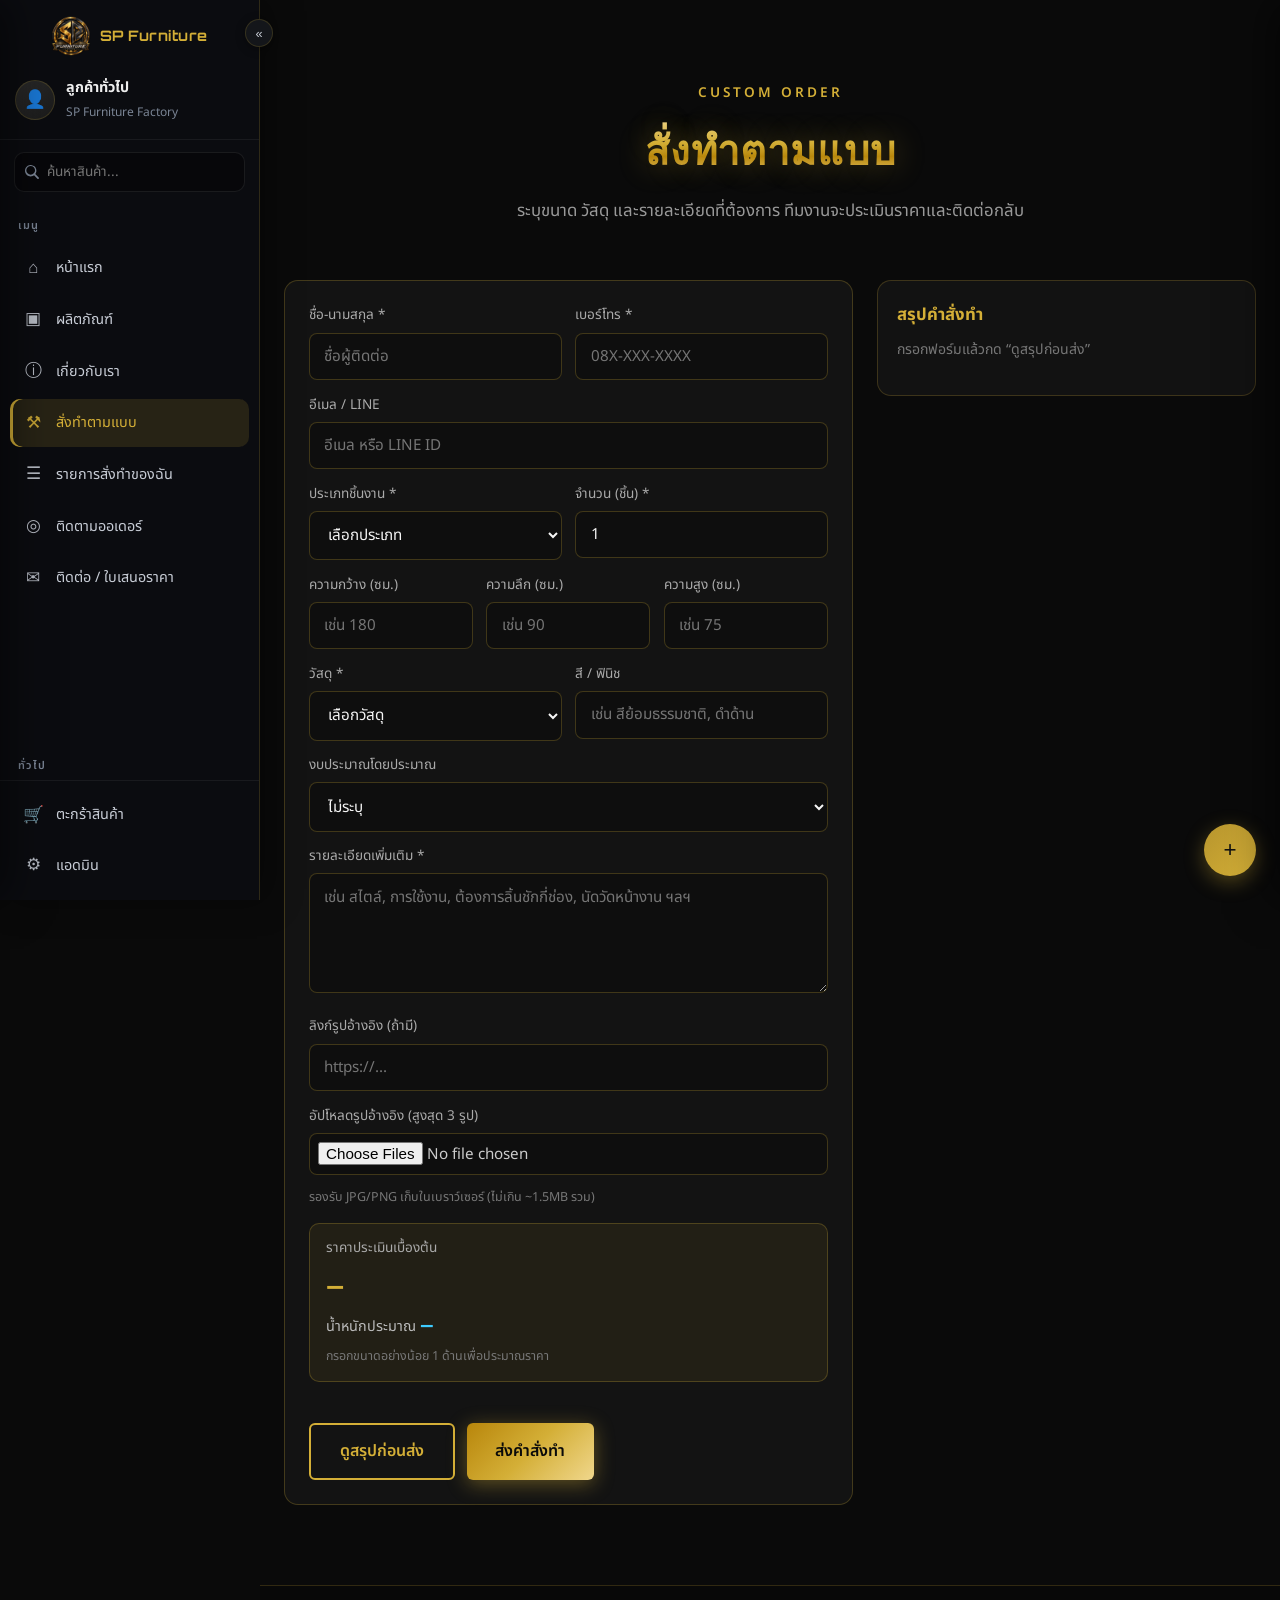
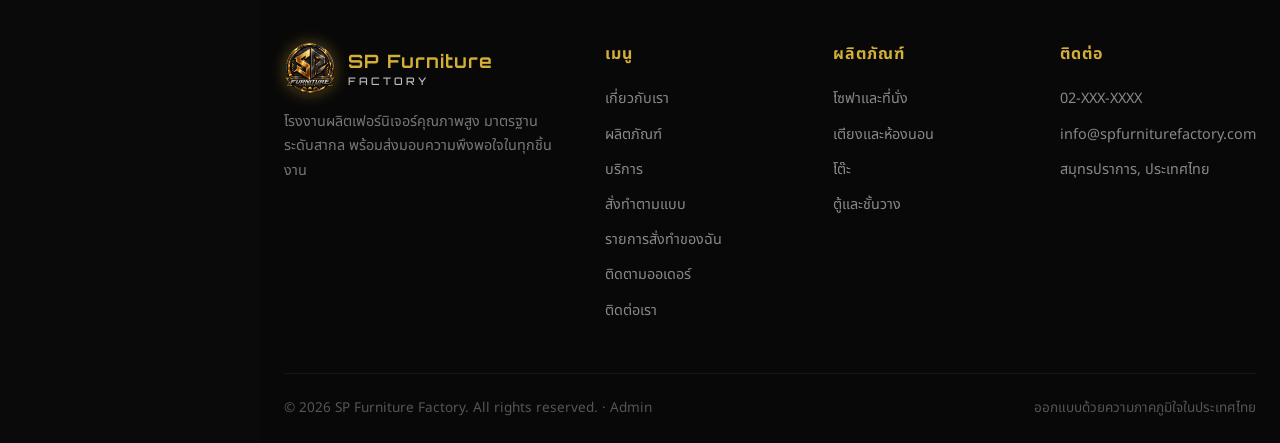
<file: custom.html>
<!DOCTYPE html>
<html lang="th">
<head>
  <meta charset="UTF-8">
  <meta name="viewport" content="width=device-width, initial-scale=1.0">
  <title>สั่งทำตามแบบ | SP Furniture Factory</title>
  <link rel="preconnect" href="https://fonts.googleapis.com">
  <link href="https://fonts.googleapis.com/css2?family=Noto+Sans+Thai:wght@300;400;500;600;700&family=Orbitron:wght@500;600;700&display=swap" rel="stylesheet">
  <link rel="stylesheet" href="css/style.css">
  <link rel="stylesheet" href="css/cart.css">
  <link rel="stylesheet" href="css/extras.css">
  <link rel="stylesheet" href="css/sidebar.css">
</head>
<body>

<button type="button" class="sb-mobile-btn" id="sbMobileBtn" aria-label="เมนู">☰</button>
<div class="sb-overlay" id="sbOverlay"></div>
<aside class="app-sidebar" id="appSidebar">
  <div class="sb-top">
    <a href="index.html" class="sb-logo">
      <img src="images/logo.png" alt="SP" onerror="this.style.display='none'">
      <span>SP Furniture</span>
    </a>
    <button type="button" class="sb-toggle" id="sbToggle" title="ย่อเมนู">«</button>
  </div>
  <div class="sb-profile">
    <div class="sb-avatar">👤</div>
    <div class="sb-profile-info">
      <strong>ลูกค้าทั่วไป</strong>
      <small>SP Furniture Factory</small>
    </div>
  </div>
  <div class="sb-search">
    <input type="search" id="sbSearch" placeholder="ค้นหาสินค้า..." autocomplete="off">
  </div>
  <div class="sb-section-label">เมนู</div>
  <nav class="sb-nav">
    <a class="sb-link" data-page="index.html" href="index.html"><span class="ico">⌂</span><span class="lbl">หน้าแรก</span></a>
    <a class="sb-link" data-page="products" href="index.html#products"><span class="ico">▣</span><span class="lbl">ผลิตภัณฑ์</span></a>
    <a class="sb-link" data-page="about" href="index.html#about"><span class="ico">ⓘ</span><span class="lbl">เกี่ยวกับเรา</span></a>
    <a class="sb-link" data-page="custom.html" href="custom.html"><span class="ico">⚒</span><span class="lbl">สั่งทำตามแบบ</span></a>
    <a class="sb-link" data-page="my-orders.html" href="my-orders.html"><span class="ico">☰</span><span class="lbl">รายการสั่งทำของฉัน</span></a>
    <a class="sb-link" data-page="track.html" href="track.html"><span class="ico">◎</span><span class="lbl">ติดตามออเดอร์</span></a>
    <a class="sb-link" data-page="contact.html" href="contact.html"><span class="ico">✉</span><span class="lbl">ติดต่อ / ใบเสนอราคา</span></a>
  </nav>
  <div class="sb-section-label">ทั่วไป</div>
  <div class="sb-bottom">
    <button type="button" class="sb-link" onclick="typeof openCart==='function'&&openCart()">
      <span class="ico">🛒</span><span class="lbl">ตะกร้าสินค้า</span>
      <span class="badge" id="sbCartBadge" style="display:none">0</span>
    </button>
    <a class="sb-link" href="admin.html"><span class="ico">⚙</span><span class="lbl">แอดมิน</span></a>
  </div>
</aside>

<!-- Custom Order -->
  <section class="custom-section" id="custom">
    <div class="section-header">
      <div class="section-label">Custom Order</div>
      <h2 class="section-title metal-text">สั่งทำตามแบบ</h2>
      <p class="section-desc">ระบุขนาด วัสดุ และรายละเอียดที่ต้องการ ทีมงานจะประเมินราคาและติดต่อกลับ</p>
    </div>
    <div class="custom-grid">
      <form class="custom-form" id="customForm">
        <div class="form-row">
          <div class="form-group">
            <label>ชื่อ-นามสกุล *</label>
            <input type="text" id="cName" required placeholder="ชื่อผู้ติดต่อ">
          </div>
          <div class="form-group">
            <label>เบอร์โทร *</label>
            <input type="tel" id="cPhone" required placeholder="08X-XXX-XXXX">
          </div>
        </div>
        <div class="form-group">
          <label>อีเมล / LINE</label>
          <input type="text" id="cContact" placeholder="อีเมล หรือ LINE ID">
        </div>
        <div class="form-row">
          <div class="form-group">
            <label>ประเภทชิ้นงาน *</label>
            <select id="cType" required>
              <option value="">เลือกประเภท</option>
              <option value="table">โต๊ะ</option>
              <option value="chair">เก้าอี้</option>
              <option value="cabinet">ตู้ / ชั้นวาง</option>
              <option value="bed">เตียง</option>
              <option value="sofa">โซฟา / ชุดรับแขก</option>
              <option value="set">ชุดเฟอร์นิเจอร์</option>
              <option value="other">อื่นๆ</option>
            </select>
          </div>
          <div class="form-group">
            <label>จำนวน (ชิ้น) *</label>
            <input type="number" id="cQty" min="1" value="1" required>
          </div>
        </div>
        <div class="form-row">
          <div class="form-group">
            <label>ความกว้าง (ซม.)</label>
            <input type="number" id="cW" min="0" step="0.1" placeholder="เช่น 180">
          </div>
          <div class="form-group">
            <label>ความลึก (ซม.)</label>
            <input type="number" id="cD" min="0" step="0.1" placeholder="เช่น 90">
          </div>
          <div class="form-group">
            <label>ความสูง (ซม.)</label>
            <input type="number" id="cH" min="0" step="0.1" placeholder="เช่น 75">
          </div>
        </div>
        <div class="form-row">
          <div class="form-group">
            <label>วัสดุ *</label>
            <select id="cMaterial" required>
              <option value="">เลือกวัสดุ</option>
              <option value="teak">ไม้สัก</option>
              <option value="oak">ไม้โอ๊ค</option>
              <option value="rubber">ไม้ยางพารา</option>
              <option value="mixed">ผสม / ตามแนะนำ</option>
              <option value="other">อื่นๆ</option>
            </select>
          </div>
          <div class="form-group">
            <label>สี / ฟินิช</label>
            <input type="text" id="cColor" placeholder="เช่น สีย้อมธรรมชาติ, ดำด้าน">
          </div>
        </div>
        <div class="form-group">
          <label>งบประมาณโดยประมาณ</label>
          <select id="cBudget">
            <option value="">ไม่ระบุ</option>
            <option value="<20k">ต่ำกว่า 20,000 บาท</option>
            <option value="20-50k">20,000 – 50,000 บาท</option>
            <option value="50-100k">50,000 – 100,000 บาท</option>
            <option value="100k+">มากกว่า 100,000 บาท</option>
          </select>
        </div>
        <div class="form-group">
          <label>รายละเอียดเพิ่มเติม *</label>
          <textarea id="cDetail" rows="4" required placeholder="เช่น สไตล์, การใช้งาน, ต้องการลิ้นชักกี่ช่อง, นัดวัดหน้างาน ฯลฯ"></textarea>
        </div>
        <div class="form-group">
          <label>ลิงก์รูปอ้างอิง (ถ้ามี)</label>
          <input type="url" id="cRef" placeholder="https://...">
        </div>
        <div class="form-group">
          <label>อัปโหลดรูปอ้างอิง (สูงสุด 3 รูป)</label>
          <input type="file" id="cImages" accept="image/*" multiple>
          <div class="custom-thumbs" id="cThumbs"></div>
          <p class="field-hint">รองรับ JPG/PNG เก็บในเบราว์เซอร์ (ไม่เกิน ~1.5MB รวม)</p>
        </div>
        <div class="price-estimate" id="priceEstimate">
          <span>ราคาประเมินเบื้องต้น</span>
          <strong id="priceEstimateVal">—</strong>
          <span class="weight-line">น้ำหนักประมาณ <strong id="weightEstimateVal">—</strong></span>
          <small id="priceEstimateNote">กรอกขนาดและวัสดุเพื่อคำนวณ</small>
        </div>
        <p id="customMsg" class="custom-msg"></p>
        <div class="custom-actions">
          <button type="button" class="btn btn-outline" id="btnCustomPreview">ดูสรุปก่อนส่ง</button>
          <button type="submit" class="btn btn-primary">ส่งคำสั่งทำ</button>
        </div>
      </form>
      <aside class="custom-preview glass-card" id="customPreviewBox">
        <h3>สรุปคำสั่งทำ</h3>
        <p class="muted">กรอกฟอร์มแล้วกด “ดูสรุปก่อนส่ง”</p>
        <div id="customPreviewBody"></div>
      </aside>
    </div>
  </section>


  

<footer>
    <div class="footer-grid">
      <div class="footer-brand">
        <a href="#" class="logo-link">
          <img src="images/logo.png" alt="SP Furniture Factory" class="logo-img">
          <div class="logo-text">
            SP Furniture
            <span>FACTORY</span>
          </div>
        </a>
        <p>โรงงานผลิตเฟอร์นิเจอร์คุณภาพสูง มาตรฐานระดับสากล พร้อมส่งมอบความพึงพอใจในทุกชิ้นงาน</p>
      </div>
      <div class="footer-col">
        <h4>เมนู</h4>
        <ul>
          <li><a href="index.html#about">เกี่ยวกับเรา</a></li>
          <li><a href="index.html#products">ผลิตภัณฑ์</a></li>
          <li><a href="#services">บริการ</a></li>
          <li><a href="custom.html">สั่งทำตามแบบ</a></li>
        <li><a href="my-orders.html">รายการสั่งทำของฉัน</a></li>
        <li><a href="track.html">ติดตามออเดอร์</a></li>
        <li><a href="contact.html">ติดต่อเรา</a></li>
        </ul>
      </div>
      <div class="footer-col">
        <h4>ผลิตภัณฑ์</h4>
        <ul>
          <li><a href="index.html#products" onclick="filterProducts('sofa')">โซฟาและที่นั่ง</a></li>
          <li><a href="index.html#products" onclick="filterProducts('bed')">เตียงและห้องนอน</a></li>
          <li><a href="index.html#products" onclick="filterProducts('table')">โต๊ะ</a></li>
          <li><a href="index.html#products" onclick="filterProducts('storage')">ตู้และชั้นวาง</a></li>
        </ul>
      </div>
      <div class="footer-col">
        <h4>ติดต่อ</h4>
        <ul>
          <li><a href="tel:02XXXXXXX">02-XXX-XXXX</a></li>
          <li><a href="mailto:info@spfurniturefactory.com">info@spfurniturefactory.com</a></li>
          <li><a href="#">สมุทรปราการ, ประเทศไทย</a></li>
        </ul>
      </div>
    </div>
    <div class="footer-bottom">
      <p>© 2026 SP Furniture Factory. All rights reserved. · <a href="admin.html" style="color:#555;text-decoration:none;">Admin</a></p>
      <p>ออกแบบด้วยความภาคภูมิใจในประเทศไทย</p>
    </div>
  </footer>


<div class="cart-overlay" id="cartOverlay" onclick="closeCart()"></div>

  <!-- Cart Drawer -->
  <div class="cart-drawer" id="cartDrawer">
    <div class="cart-header">
      <h3>🛒 ตะกร้าสินค้า</h3>
      <button class="cart-close" onclick="closeCart()" aria-label="ปิด">✕</button>
    </div>
    <div class="cart-body">
      <div class="cart-empty" id="cartEmpty">
        <div class="cart-empty-icon">🛒</div>
        <p>ยังไม่มีสินค้าในตะกร้า</p>
        <a href="#products" onclick="closeCart()">ดูสินค้าทั้งหมด →</a>
      </div>
      <div id="cartItems"></div>
    </div>
        <div class="cart-footer" id="cartFooter" style="display:none;">
      <div class="cart-summary">
        <span>จำนวน <strong id="cartTotalItems">0</strong> ชิ้น</span>
        <strong id="cartTotalPrice">฿0</strong>
      </div>
      <button class="btn btn-primary" onclick="goToCheckout()">💳 ชำระเงิน / สั่งซื้อ</button>
      <button class="btn-clear" onclick="clearCart()">ล้างตะกร้า</button>
    </div>
  </div>


  <!-- Stock Alert Overlay -->
  <div class="stock-alert-overlay" id="stockAlertOverlay" onclick="closeStockAlertPanel()"></div>

  <!-- Stock Alert Panel -->
  <div class="stock-alert-panel" id="stockAlertPanel">
    <div class="stock-alert-header">
      <h3>⚠ แจ้งเตือนสต็อก <span class="count-label" id="stockAlertCount"></span></h3>
      <button class="cart-close" onclick="closeStockAlertPanel()" aria-label="ปิด">✕</button>
    </div>
    <div class="stock-alert-body">
      <div class="stock-alert-empty" id="stockAlertEmpty">สต็อกสินค้าปกติทั้งหมด ✓</div>
      <div id="stockAlertList"></div>
    </div>
    <div class="stock-alert-footer">
      แจ้งเตือนเมื่อสต็อก ≤ 5 ชิ้น · อัปเดตอัตโนมัติเมื่อมีการขาย
    </div>
  </div>


  <!-- Floating contact buttons -->
  <div class="float-contact" id="floatContact">
    <div class="float-actions" id="floatActions">
      <a class="float-btn line" id="floatLine" href="#" target="_blank" rel="noopener">
        <span class="icon">💬</span><span class="label">LINE</span>
      </a>
      <a class="float-btn whatsapp" id="floatWa" href="#" target="_blank" rel="noopener">
        <span class="icon">📱</span><span class="label">WhatsApp</span>
      </a>
      <a class="float-btn phone" id="floatPhone" href="tel:021234567">
        <span class="icon">📞</span><span class="label">02-123-4567</span>
      </a>
    </div>
    <button type="button" class="float-toggle" id="floatToggle" onclick="toggleFloatContact()" aria-label="ติดต่อเรา">+</button>
  </div>

  
  <script src="js/auto-status.js"></script>
  <script src="js/products-data.js"></script>
  <script src="js/stock.js"></script>
  <script src="js/main.js"></script>
  <script src="js/cart.js"></script>
  <script src="js/custom-order.js"></script>
  <script src="js/extras.js"></script>
  <script src="js/sidebar.js"></script>
</body>
</html>
</file>
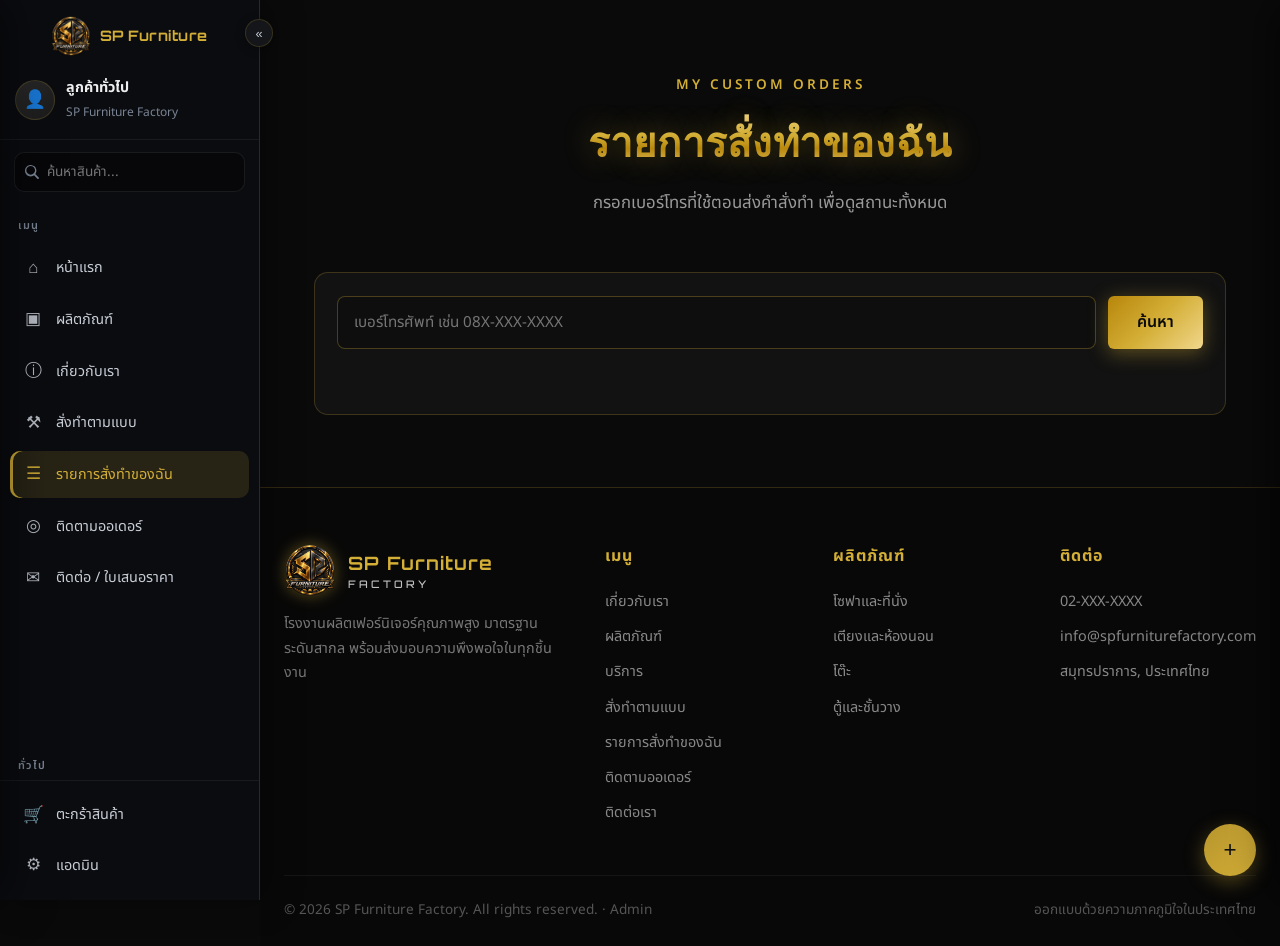
<file: my-orders.html>
<!DOCTYPE html>
<html lang="th">
<head>
  <meta charset="UTF-8">
  <meta name="viewport" content="width=device-width, initial-scale=1.0">
  <title>รายการสั่งทำของฉัน | SP Furniture Factory</title>
  <link rel="preconnect" href="https://fonts.googleapis.com">
  <link href="https://fonts.googleapis.com/css2?family=Noto+Sans+Thai:wght@300;400;500;600;700&family=Orbitron:wght@500;600;700&display=swap" rel="stylesheet">
  <link rel="stylesheet" href="css/style.css">
  <link rel="stylesheet" href="css/cart.css">
  <link rel="stylesheet" href="css/extras.css">
  <link rel="stylesheet" href="css/sidebar.css">
</head>
<body>

<button type="button" class="sb-mobile-btn" id="sbMobileBtn" aria-label="เมนู">☰</button>
<div class="sb-overlay" id="sbOverlay"></div>
<aside class="app-sidebar" id="appSidebar">
  <div class="sb-top">
    <a href="index.html" class="sb-logo">
      <img src="images/logo.png" alt="SP" onerror="this.style.display='none'">
      <span>SP Furniture</span>
    </a>
    <button type="button" class="sb-toggle" id="sbToggle" title="ย่อเมนู">«</button>
  </div>
  <div class="sb-profile">
    <div class="sb-avatar">👤</div>
    <div class="sb-profile-info">
      <strong>ลูกค้าทั่วไป</strong>
      <small>SP Furniture Factory</small>
    </div>
  </div>
  <div class="sb-search">
    <input type="search" id="sbSearch" placeholder="ค้นหาสินค้า..." autocomplete="off">
  </div>
  <div class="sb-section-label">เมนู</div>
  <nav class="sb-nav">
    <a class="sb-link" data-page="index.html" href="index.html"><span class="ico">⌂</span><span class="lbl">หน้าแรก</span></a>
    <a class="sb-link" data-page="products" href="index.html#products"><span class="ico">▣</span><span class="lbl">ผลิตภัณฑ์</span></a>
    <a class="sb-link" data-page="about" href="index.html#about"><span class="ico">ⓘ</span><span class="lbl">เกี่ยวกับเรา</span></a>
    <a class="sb-link" data-page="custom.html" href="custom.html"><span class="ico">⚒</span><span class="lbl">สั่งทำตามแบบ</span></a>
    <a class="sb-link" data-page="my-orders.html" href="my-orders.html"><span class="ico">☰</span><span class="lbl">รายการสั่งทำของฉัน</span></a>
    <a class="sb-link" data-page="track.html" href="track.html"><span class="ico">◎</span><span class="lbl">ติดตามออเดอร์</span></a>
    <a class="sb-link" data-page="contact.html" href="contact.html"><span class="ico">✉</span><span class="lbl">ติดต่อ / ใบเสนอราคา</span></a>
  </nav>
  <div class="sb-section-label">ทั่วไป</div>
  <div class="sb-bottom">
    <button type="button" class="sb-link" onclick="typeof openCart==='function'&&openCart()">
      <span class="ico">🛒</span><span class="lbl">ตะกร้าสินค้า</span>
      <span class="badge" id="sbCartBadge" style="display:none">0</span>
    </button>
    <a class="sb-link" href="admin.html"><span class="ico">⚙</span><span class="lbl">แอดมิน</span></a>
  </div>
</aside>

<!-- My Custom Orders -->
  <section class="my-custom-section" id="my-custom">
    <div class="section-header">
      <div class="section-label">My Custom Orders</div>
      <h2 class="section-title metal-text">รายการสั่งทำของฉัน</h2>
      <p class="section-desc">กรอกเบอร์โทรที่ใช้ตอนส่งคำสั่งทำ เพื่อดูสถานะทั้งหมด</p>
    </div>
    <div class="my-custom-box">
      <form class="my-custom-form" id="myCustomForm">
        <input type="tel" id="myCustomPhone" placeholder="เบอร์โทรศัพท์ เช่น 08X-XXX-XXXX" required autocomplete="tel">
        <button type="submit" class="btn btn-primary">ค้นหา</button>
      </form>
      <p class="my-custom-msg" id="myCustomMsg"></p>
      <div class="my-custom-list" id="myCustomList"></div>
    </div>
  </section>

  

<footer>
    <div class="footer-grid">
      <div class="footer-brand">
        <a href="#" class="logo-link">
          <img src="images/logo.png" alt="SP Furniture Factory" class="logo-img">
          <div class="logo-text">
            SP Furniture
            <span>FACTORY</span>
          </div>
        </a>
        <p>โรงงานผลิตเฟอร์นิเจอร์คุณภาพสูง มาตรฐานระดับสากล พร้อมส่งมอบความพึงพอใจในทุกชิ้นงาน</p>
      </div>
      <div class="footer-col">
        <h4>เมนู</h4>
        <ul>
          <li><a href="index.html#about">เกี่ยวกับเรา</a></li>
          <li><a href="index.html#products">ผลิตภัณฑ์</a></li>
          <li><a href="#services">บริการ</a></li>
          <li><a href="custom.html">สั่งทำตามแบบ</a></li>
        <li><a href="my-orders.html">รายการสั่งทำของฉัน</a></li>
        <li><a href="track.html">ติดตามออเดอร์</a></li>
        <li><a href="contact.html">ติดต่อเรา</a></li>
        </ul>
      </div>
      <div class="footer-col">
        <h4>ผลิตภัณฑ์</h4>
        <ul>
          <li><a href="index.html#products" onclick="filterProducts('sofa')">โซฟาและที่นั่ง</a></li>
          <li><a href="index.html#products" onclick="filterProducts('bed')">เตียงและห้องนอน</a></li>
          <li><a href="index.html#products" onclick="filterProducts('table')">โต๊ะ</a></li>
          <li><a href="index.html#products" onclick="filterProducts('storage')">ตู้และชั้นวาง</a></li>
        </ul>
      </div>
      <div class="footer-col">
        <h4>ติดต่อ</h4>
        <ul>
          <li><a href="tel:02XXXXXXX">02-XXX-XXXX</a></li>
          <li><a href="mailto:info@spfurniturefactory.com">info@spfurniturefactory.com</a></li>
          <li><a href="#">สมุทรปราการ, ประเทศไทย</a></li>
        </ul>
      </div>
    </div>
    <div class="footer-bottom">
      <p>© 2026 SP Furniture Factory. All rights reserved. · <a href="admin.html" style="color:#555;text-decoration:none;">Admin</a></p>
      <p>ออกแบบด้วยความภาคภูมิใจในประเทศไทย</p>
    </div>
  </footer>


<div class="cart-overlay" id="cartOverlay" onclick="closeCart()"></div>

  <!-- Cart Drawer -->
  <div class="cart-drawer" id="cartDrawer">
    <div class="cart-header">
      <h3>🛒 ตะกร้าสินค้า</h3>
      <button class="cart-close" onclick="closeCart()" aria-label="ปิด">✕</button>
    </div>
    <div class="cart-body">
      <div class="cart-empty" id="cartEmpty">
        <div class="cart-empty-icon">🛒</div>
        <p>ยังไม่มีสินค้าในตะกร้า</p>
        <a href="#products" onclick="closeCart()">ดูสินค้าทั้งหมด →</a>
      </div>
      <div id="cartItems"></div>
    </div>
        <div class="cart-footer" id="cartFooter" style="display:none;">
      <div class="cart-summary">
        <span>จำนวน <strong id="cartTotalItems">0</strong> ชิ้น</span>
        <strong id="cartTotalPrice">฿0</strong>
      </div>
      <button class="btn btn-primary" onclick="goToCheckout()">💳 ชำระเงิน / สั่งซื้อ</button>
      <button class="btn-clear" onclick="clearCart()">ล้างตะกร้า</button>
    </div>
  </div>


  <!-- Stock Alert Overlay -->
  <div class="stock-alert-overlay" id="stockAlertOverlay" onclick="closeStockAlertPanel()"></div>

  <!-- Stock Alert Panel -->
  <div class="stock-alert-panel" id="stockAlertPanel">
    <div class="stock-alert-header">
      <h3>⚠ แจ้งเตือนสต็อก <span class="count-label" id="stockAlertCount"></span></h3>
      <button class="cart-close" onclick="closeStockAlertPanel()" aria-label="ปิด">✕</button>
    </div>
    <div class="stock-alert-body">
      <div class="stock-alert-empty" id="stockAlertEmpty">สต็อกสินค้าปกติทั้งหมด ✓</div>
      <div id="stockAlertList"></div>
    </div>
    <div class="stock-alert-footer">
      แจ้งเตือนเมื่อสต็อก ≤ 5 ชิ้น · อัปเดตอัตโนมัติเมื่อมีการขาย
    </div>
  </div>


  <!-- Floating contact buttons -->
  <div class="float-contact" id="floatContact">
    <div class="float-actions" id="floatActions">
      <a class="float-btn line" id="floatLine" href="#" target="_blank" rel="noopener">
        <span class="icon">💬</span><span class="label">LINE</span>
      </a>
      <a class="float-btn whatsapp" id="floatWa" href="#" target="_blank" rel="noopener">
        <span class="icon">📱</span><span class="label">WhatsApp</span>
      </a>
      <a class="float-btn phone" id="floatPhone" href="tel:021234567">
        <span class="icon">📞</span><span class="label">02-123-4567</span>
      </a>
    </div>
    <button type="button" class="float-toggle" id="floatToggle" onclick="toggleFloatContact()" aria-label="ติดต่อเรา">+</button>
  </div>

  
  <script src="js/auto-status.js"></script>
  <script src="js/products-data.js"></script>
  <script src="js/stock.js"></script>
  <script src="js/main.js"></script>
  <script src="js/cart.js"></script>
  <script src="js/custom-order.js"></script>
  <script src="js/extras.js"></script>
  <script src="js/sidebar.js"></script>
</body>
</html>
</file>
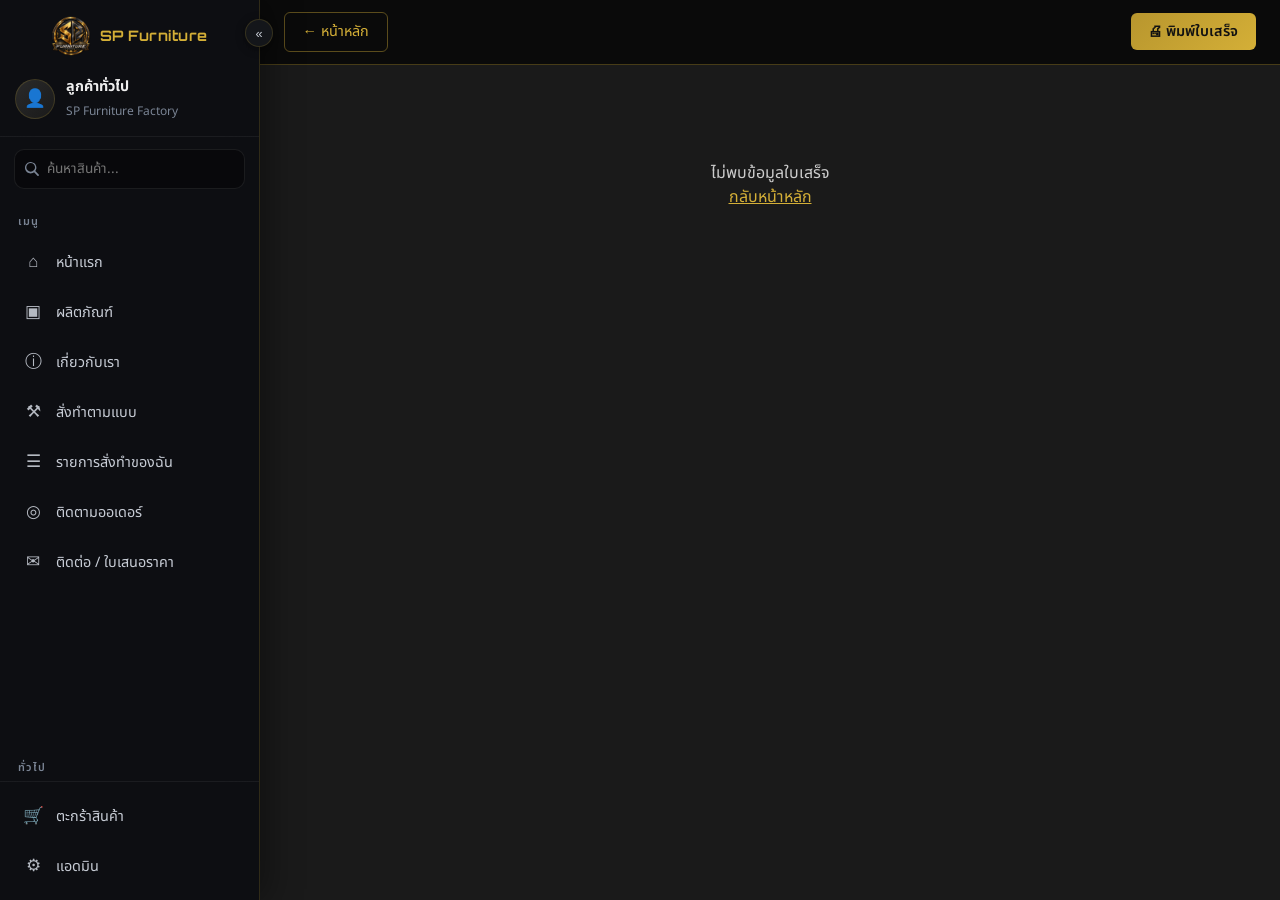
<file: receipt.html>
<!DOCTYPE html>
<html lang="th">
<head>
  <meta charset="UTF-8">
  <meta name="viewport" content="width=device-width, initial-scale=1.0">
  <title>ใบเสร็จรับเงิน | SP Furniture Factory</title>
  <link rel="preconnect" href="https://fonts.googleapis.com">
  <link rel="preconnect" href="https://fonts.gstatic.com" crossorigin>
  <link href="https://fonts.googleapis.com/css2?family=Noto+Sans+Thai:wght@300;400;500;600;700&family=Orbitron:wght@500;600;700&family=Great+Vibes&display=swap" rel="stylesheet">
  <link rel="stylesheet" href="css/receipt.css">
  <link rel="stylesheet" href="css/sidebar.css">
</head>
<body>

<button type="button" class="sb-mobile-btn" id="sbMobileBtn" aria-label="เมนู">☰</button>
<div class="sb-overlay" id="sbOverlay"></div>
<aside class="app-sidebar" id="appSidebar">
  <div class="sb-top">
    <a href="index.html" class="sb-logo">
      <img src="images/logo.png" alt="SP" onerror="this.style.display='none'">
      <span>SP Furniture</span>
    </a>
    <button type="button" class="sb-toggle" id="sbToggle" title="ย่อเมนู">«</button>
  </div>
  <div class="sb-profile">
    <div class="sb-avatar">👤</div>
    <div class="sb-profile-info">
      <strong>ลูกค้าทั่วไป</strong>
      <small>SP Furniture Factory</small>
    </div>
  </div>
  <div class="sb-search">
    <input type="search" id="sbSearch" placeholder="ค้นหาสินค้า..." autocomplete="off">
  </div>
  <div class="sb-section-label">เมนู</div>
  <nav class="sb-nav">
    <a class="sb-link" data-page="index.html" href="index.html"><span class="ico">⌂</span><span class="lbl">หน้าแรก</span></a>
    <a class="sb-link" data-page="products" href="index.html#products"><span class="ico">▣</span><span class="lbl">ผลิตภัณฑ์</span></a>
    <a class="sb-link" data-page="about" href="index.html#about"><span class="ico">ⓘ</span><span class="lbl">เกี่ยวกับเรา</span></a>
    <a class="sb-link" data-page="custom.html" href="custom.html"><span class="ico">⚒</span><span class="lbl">สั่งทำตามแบบ</span></a>
    <a class="sb-link" data-page="my-orders.html" href="my-orders.html"><span class="ico">☰</span><span class="lbl">รายการสั่งทำของฉัน</span></a>
    <a class="sb-link" data-page="track.html" href="track.html"><span class="ico">◎</span><span class="lbl">ติดตามออเดอร์</span></a>
    <a class="sb-link" data-page="contact.html" href="contact.html"><span class="ico">✉</span><span class="lbl">ติดต่อ / ใบเสนอราคา</span></a>
  </nav>
  <div class="sb-section-label">ทั่วไป</div>
  <div class="sb-bottom">
    <button type="button" class="sb-link" onclick="typeof openCart==='function'&&openCart()">
      <span class="ico">🛒</span><span class="lbl">ตะกร้าสินค้า</span>
      <span class="badge" id="sbCartBadge" style="display:none">0</span>
    </button>
    <a class="sb-link" href="admin.html"><span class="ico">⚙</span><span class="lbl">แอดมิน</span></a>
  </div>
</aside>

  <div class="receipt-toolbar no-print">
    <a href="index.html" class="tb-btn">← หน้าหลัก</a>
    <div class="tb-actions">
      <button class="tb-btn primary" onclick="window.print()">🖨 พิมพ์ใบเสร็จ</button>
    </div>
  </div>

  <div class="receipt-page" id="receiptPage">
    <div class="receipt-loading" id="receiptLoading">กำลังโหลดใบเสร็จ...</div>
    <div class="receipt-not-found" id="receiptNotFound" style="display:none;">
      <p>ไม่พบข้อมูลใบเสร็จ</p>
      <a href="index.html">กลับหน้าหลัก</a>
    </div>

    <div class="receipt" id="receiptContent" style="display:none;">
      <!-- Header -->
      <div class="receipt-header">
        <img src="images/logo.png" alt="SP Furniture Factory" class="receipt-logo">
        <div class="receipt-brand">
          <h1>SP Furniture Factory</h1>
          <p class="brand-sub">โรงงานผลิตเฟอร์นิเจอร์คุณภาพสูง</p>
          <p class="brand-contact">
            สมุทรปราการ, ประเทศไทย<br>
            Tel: 02-XXX-XXXX &nbsp;|&nbsp; Email: info@spfurniturefactory.com
          </p>
        </div>
      </div>

      <h2 class="receipt-title">ใบเสร็จรับเงิน / Receipt</h2>

      <!-- Meta -->
      <div class="receipt-meta">
        <div class="meta-left">
          <div class="meta-row"><span class="meta-label">เลขที่</span><span id="rOrderId">—</span></div>
          <div class="meta-row"><span class="meta-label">วันที่</span><span id="rDate">—</span></div>
          <div class="meta-row"><span class="meta-label">สถานะ</span><span id="rStatus">—</span></div>
        </div>
        <div class="meta-right">
          <div class="meta-row"><span class="meta-label">ชื่อลูกค้า</span><span id="rName">—</span></div>
          <div class="meta-row"><span class="meta-label">ที่อยู่</span><span id="rAddress">—</span></div>
          <div class="meta-row"><span class="meta-label">อีเมล</span><span id="rEmail">—</span></div>
          <div class="meta-row"><span class="meta-label">เบอร์โทรศัพท์</span><span id="rPhone">—</span></div>
        </div>
      </div>

      <!-- Items table -->
      <table class="receipt-table">
        <thead>
          <tr>
            <th class="col-no">ลำดับ</th>
            <th class="col-item">รายการ</th>
            <th class="col-qty">จำนวน</th>
            <th class="col-price">ราคา/หน่วย</th>
            <th class="col-total">ราคารวม</th>
          </tr>
        </thead>
        <tbody id="rItems">
        </tbody>
      </table>

      <!-- Totals -->
      <div class="receipt-totals">
        <div class="totals-note">
          <span class="meta-label">หมายเหตุ</span>
          <p id="rNote">—</p>
        </div>
        <div class="totals-box">
          <div class="total-row"><span>ราคารวม</span><span id="rSubtotal">0.00</span></div>
          <div class="total-row"><span>ภาษีมูลค่าเพิ่ม (7%)</span><span id="rTax">0.00</span></div>
          <div class="total-row"><span>ส่วนลด</span><span id="rDiscount">0.00</span></div>
          <div class="total-row grand"><span>จำนวนเงินทั้งสิ้น</span><span id="rGrand">0.00</span></div>
          <div class="total-bahttext" id="rBahtText"></div>
        </div>
      </div>

      <!-- Payment method -->
      <div class="receipt-payment">
        <div class="pay-title">ชำระเงินโดย</div>
        <div class="pay-options" id="rPayOptions">
          <label><span class="chk" data-m="promptpay"></span> พร้อมเพย์</label>
          <label><span class="chk" data-m="transfer"></span> โอนผ่านบัญชี</label>
          <label><span class="chk" data-m="card"></span> บัตรเครดิต / เดบิต</label>
          <label><span class="chk" data-m="cod"></span> เก็บเงินปลายทาง (COD)</label>
        </div>
      </div>

      <!-- Signatures -->
      <div class="receipt-signs">
        <div class="sign-box">
          <div class="sign-line"></div>
          <p>ผู้จ่าย</p>
          <p class="sign-name" id="rSignCustomer"></p>
          <p class="sign-date">วันที่ _______________</p>
        </div>
        <div class="sign-box">
          <div class="sign-line"></div>
          <p>ผู้รับเงิน</p>
          <p class="sign-name">SP Furniture Factory</p>
          <p class="sign-date">วันที่ _______________</p>
        </div>
      </div>

      <div class="receipt-footer">
        ขอบคุณที่ใช้บริการ SP Furniture Factory<br>
        เอกสารนี้ออกโดยระบบอัตโนมัติ
      </div>
    </div>
  </div>

  <script src="js/receipt.js"></script>
  <script src="js/sidebar.js"></script>
</body>
</html>
</file>
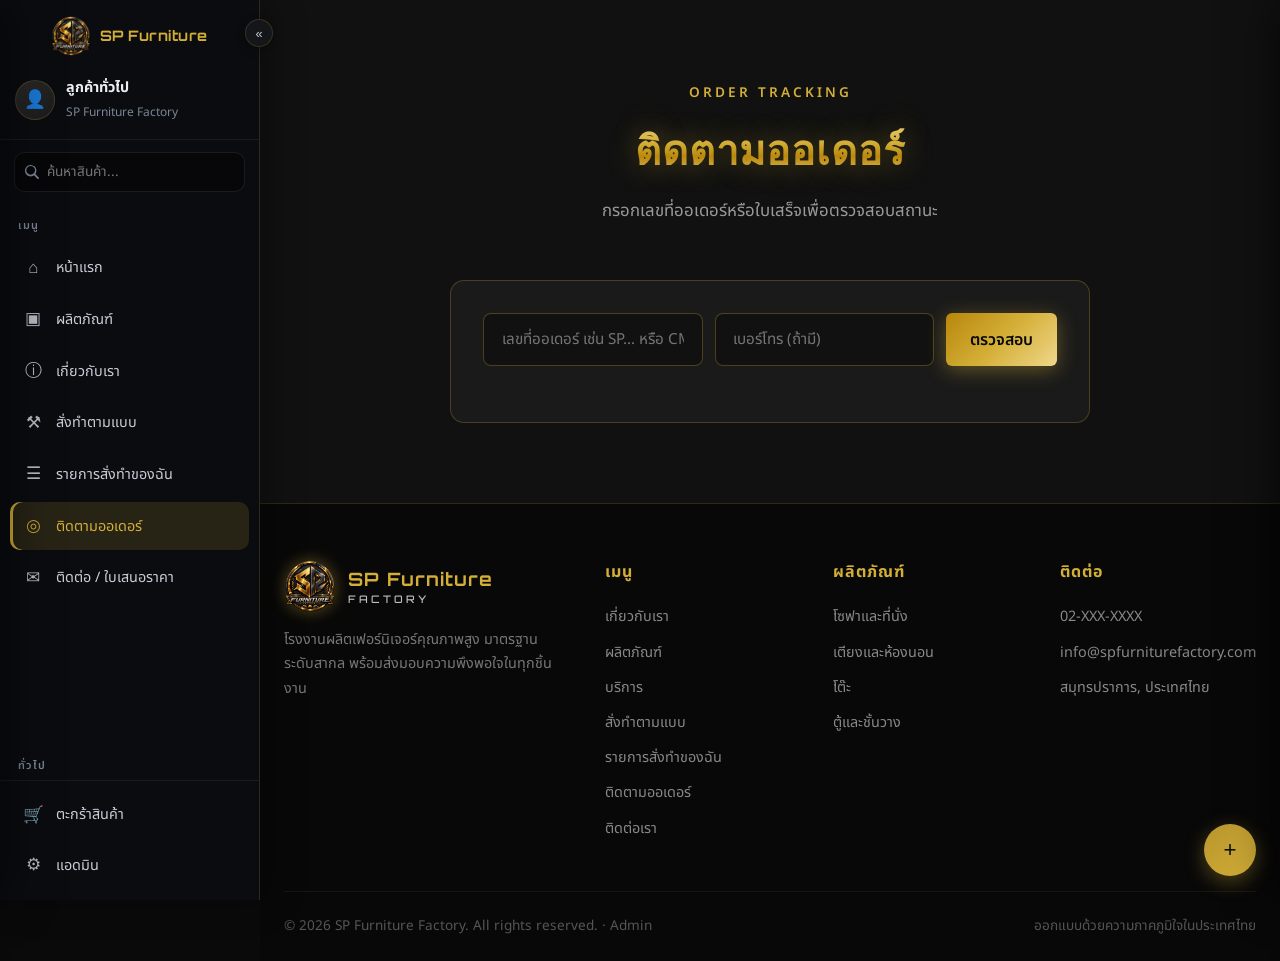
<file: track.html>
<!DOCTYPE html>
<html lang="th">
<head>
  <meta charset="UTF-8">
  <meta name="viewport" content="width=device-width, initial-scale=1.0">
  <title>ติดตามออเดอร์ | SP Furniture Factory</title>
  <link rel="preconnect" href="https://fonts.googleapis.com">
  <link href="https://fonts.googleapis.com/css2?family=Noto+Sans+Thai:wght@300;400;500;600;700&family=Orbitron:wght@500;600;700&display=swap" rel="stylesheet">
  <link rel="stylesheet" href="css/style.css">
  <link rel="stylesheet" href="css/cart.css">
  <link rel="stylesheet" href="css/extras.css">
  <link rel="stylesheet" href="css/sidebar.css">
</head>
<body>

<button type="button" class="sb-mobile-btn" id="sbMobileBtn" aria-label="เมนู">☰</button>
<div class="sb-overlay" id="sbOverlay"></div>
<aside class="app-sidebar" id="appSidebar">
  <div class="sb-top">
    <a href="index.html" class="sb-logo">
      <img src="images/logo.png" alt="SP" onerror="this.style.display='none'">
      <span>SP Furniture</span>
    </a>
    <button type="button" class="sb-toggle" id="sbToggle" title="ย่อเมนู">«</button>
  </div>
  <div class="sb-profile">
    <div class="sb-avatar">👤</div>
    <div class="sb-profile-info">
      <strong>ลูกค้าทั่วไป</strong>
      <small>SP Furniture Factory</small>
    </div>
  </div>
  <div class="sb-search">
    <input type="search" id="sbSearch" placeholder="ค้นหาสินค้า..." autocomplete="off">
  </div>
  <div class="sb-section-label">เมนู</div>
  <nav class="sb-nav">
    <a class="sb-link" data-page="index.html" href="index.html"><span class="ico">⌂</span><span class="lbl">หน้าแรก</span></a>
    <a class="sb-link" data-page="products" href="index.html#products"><span class="ico">▣</span><span class="lbl">ผลิตภัณฑ์</span></a>
    <a class="sb-link" data-page="about" href="index.html#about"><span class="ico">ⓘ</span><span class="lbl">เกี่ยวกับเรา</span></a>
    <a class="sb-link" data-page="custom.html" href="custom.html"><span class="ico">⚒</span><span class="lbl">สั่งทำตามแบบ</span></a>
    <a class="sb-link" data-page="my-orders.html" href="my-orders.html"><span class="ico">☰</span><span class="lbl">รายการสั่งทำของฉัน</span></a>
    <a class="sb-link" data-page="track.html" href="track.html"><span class="ico">◎</span><span class="lbl">ติดตามออเดอร์</span></a>
    <a class="sb-link" data-page="contact.html" href="contact.html"><span class="ico">✉</span><span class="lbl">ติดต่อ / ใบเสนอราคา</span></a>
  </nav>
  <div class="sb-section-label">ทั่วไป</div>
  <div class="sb-bottom">
    <button type="button" class="sb-link" onclick="typeof openCart==='function'&&openCart()">
      <span class="ico">🛒</span><span class="lbl">ตะกร้าสินค้า</span>
      <span class="badge" id="sbCartBadge" style="display:none">0</span>
    </button>
    <a class="sb-link" href="admin.html"><span class="ico">⚙</span><span class="lbl">แอดมิน</span></a>
  </div>
</aside>

<!-- Order Tracking -->
  <section class="track-section" id="track">
    <div class="section-header">
      <div class="section-label">Order Tracking</div>
      <h2 class="section-title metal-text">ติดตามออเดอร์</h2>
      <p class="section-desc">กรอกเลขที่ออเดอร์หรือใบเสร็จเพื่อตรวจสอบสถานะ</p>
    </div>
    <div class="track-box">
      <form class="track-form" onsubmit="trackOrder(event)">
        <input type="text" id="trackOrderId" placeholder="เลขที่ออเดอร์ เช่น SP… หรือ CM…" autocomplete="off">
        <input type="tel" id="trackPhone" placeholder="เบอร์โทร (ถ้ามี)" autocomplete="tel">
        <button type="submit" class="btn btn-primary">ตรวจสอบ</button>
      </form>
      <div class="track-error" id="trackError"></div>
      <div class="track-result" id="trackResult">
        <div class="track-result-header">
          <div>
            <h3 id="trackResId">—</h3>
            <p>วันที่สั่ง: <span id="trackResDate">—</span></p>
          </div>
          <span class="track-status-badge default" id="trackResStatus">—</span>
        </div>
        <div class="track-steps">
          <div class="track-step"><div class="dot">1</div><span>รับออเดอร์</span></div>
          <div class="track-step"><div class="dot">2</div><span>ยืนยัน</span></div>
          <div class="track-step"><div class="dot">3</div><span>ผลิต</span></div>
          <div class="track-step"><div class="dot">4</div><span>จัดส่ง</span></div>
          <div class="track-step"><div class="dot">5</div><span>สำเร็จ</span></div>
        </div>
        <div class="track-items-list" id="trackResItems"></div>
        <div class="track-total" id="trackResTotal"></div>
        <div class="track-actions">
          <a href="#" class="btn btn-primary" id="trackReceiptLink">ดูใบเสร็จ</a>
          <a href="contact.html" class="btn btn-outline">ติดต่อโรงงาน</a>
        </div>
      </div>
    </div>
  </section>

  

<footer>
    <div class="footer-grid">
      <div class="footer-brand">
        <a href="#" class="logo-link">
          <img src="images/logo.png" alt="SP Furniture Factory" class="logo-img">
          <div class="logo-text">
            SP Furniture
            <span>FACTORY</span>
          </div>
        </a>
        <p>โรงงานผลิตเฟอร์นิเจอร์คุณภาพสูง มาตรฐานระดับสากล พร้อมส่งมอบความพึงพอใจในทุกชิ้นงาน</p>
      </div>
      <div class="footer-col">
        <h4>เมนู</h4>
        <ul>
          <li><a href="index.html#about">เกี่ยวกับเรา</a></li>
          <li><a href="index.html#products">ผลิตภัณฑ์</a></li>
          <li><a href="#services">บริการ</a></li>
          <li><a href="custom.html">สั่งทำตามแบบ</a></li>
        <li><a href="my-orders.html">รายการสั่งทำของฉัน</a></li>
        <li><a href="track.html">ติดตามออเดอร์</a></li>
        <li><a href="contact.html">ติดต่อเรา</a></li>
        </ul>
      </div>
      <div class="footer-col">
        <h4>ผลิตภัณฑ์</h4>
        <ul>
          <li><a href="index.html#products" onclick="filterProducts('sofa')">โซฟาและที่นั่ง</a></li>
          <li><a href="index.html#products" onclick="filterProducts('bed')">เตียงและห้องนอน</a></li>
          <li><a href="index.html#products" onclick="filterProducts('table')">โต๊ะ</a></li>
          <li><a href="index.html#products" onclick="filterProducts('storage')">ตู้และชั้นวาง</a></li>
        </ul>
      </div>
      <div class="footer-col">
        <h4>ติดต่อ</h4>
        <ul>
          <li><a href="tel:02XXXXXXX">02-XXX-XXXX</a></li>
          <li><a href="mailto:info@spfurniturefactory.com">info@spfurniturefactory.com</a></li>
          <li><a href="#">สมุทรปราการ, ประเทศไทย</a></li>
        </ul>
      </div>
    </div>
    <div class="footer-bottom">
      <p>© 2026 SP Furniture Factory. All rights reserved. · <a href="admin.html" style="color:#555;text-decoration:none;">Admin</a></p>
      <p>ออกแบบด้วยความภาคภูมิใจในประเทศไทย</p>
    </div>
  </footer>


<div class="cart-overlay" id="cartOverlay" onclick="closeCart()"></div>

  <!-- Cart Drawer -->
  <div class="cart-drawer" id="cartDrawer">
    <div class="cart-header">
      <h3>🛒 ตะกร้าสินค้า</h3>
      <button class="cart-close" onclick="closeCart()" aria-label="ปิด">✕</button>
    </div>
    <div class="cart-body">
      <div class="cart-empty" id="cartEmpty">
        <div class="cart-empty-icon">🛒</div>
        <p>ยังไม่มีสินค้าในตะกร้า</p>
        <a href="#products" onclick="closeCart()">ดูสินค้าทั้งหมด →</a>
      </div>
      <div id="cartItems"></div>
    </div>
        <div class="cart-footer" id="cartFooter" style="display:none;">
      <div class="cart-summary">
        <span>จำนวน <strong id="cartTotalItems">0</strong> ชิ้น</span>
        <strong id="cartTotalPrice">฿0</strong>
      </div>
      <button class="btn btn-primary" onclick="goToCheckout()">💳 ชำระเงิน / สั่งซื้อ</button>
      <button class="btn-clear" onclick="clearCart()">ล้างตะกร้า</button>
    </div>
  </div>


  <!-- Stock Alert Overlay -->
  <div class="stock-alert-overlay" id="stockAlertOverlay" onclick="closeStockAlertPanel()"></div>

  <!-- Stock Alert Panel -->
  <div class="stock-alert-panel" id="stockAlertPanel">
    <div class="stock-alert-header">
      <h3>⚠ แจ้งเตือนสต็อก <span class="count-label" id="stockAlertCount"></span></h3>
      <button class="cart-close" onclick="closeStockAlertPanel()" aria-label="ปิด">✕</button>
    </div>
    <div class="stock-alert-body">
      <div class="stock-alert-empty" id="stockAlertEmpty">สต็อกสินค้าปกติทั้งหมด ✓</div>
      <div id="stockAlertList"></div>
    </div>
    <div class="stock-alert-footer">
      แจ้งเตือนเมื่อสต็อก ≤ 5 ชิ้น · อัปเดตอัตโนมัติเมื่อมีการขาย
    </div>
  </div>


  <!-- Floating contact buttons -->
  <div class="float-contact" id="floatContact">
    <div class="float-actions" id="floatActions">
      <a class="float-btn line" id="floatLine" href="#" target="_blank" rel="noopener">
        <span class="icon">💬</span><span class="label">LINE</span>
      </a>
      <a class="float-btn whatsapp" id="floatWa" href="#" target="_blank" rel="noopener">
        <span class="icon">📱</span><span class="label">WhatsApp</span>
      </a>
      <a class="float-btn phone" id="floatPhone" href="tel:021234567">
        <span class="icon">📞</span><span class="label">02-123-4567</span>
      </a>
    </div>
    <button type="button" class="float-toggle" id="floatToggle" onclick="toggleFloatContact()" aria-label="ติดต่อเรา">+</button>
  </div>

  
  <script src="js/auto-status.js"></script>
  <script src="js/products-data.js"></script>
  <script src="js/stock.js"></script>
  <script src="js/main.js"></script>
  <script src="js/cart.js"></script>
  <script src="js/extras.js"></script>
  <script src="js/sidebar.js"></script>
</body>
</html>
</file>
<file: css/style.css>
:root {
  --gold: #d4af37;
  --gold-light: #f0d78c;
  --gold-dark: #b8860b;
  --gold-glow: rgba(212, 175, 55, 0.4);
  --black: #0a0a0a;
  --dark: #111111;
  --darker: #080808;
  --gray: #1a1a1a;
  --gray-light: #2a2a2a;
  --silver: #c0c0c0;
  --white: #f5f5f5;
  --text: #e0e0e0;
}

* {
  margin: 0;
  padding: 0;
  box-sizing: border-box;
}

html {
  scroll-behavior: smooth;
}

body {
  font-family: 'Noto Sans Thai', sans-serif;
  background: var(--black);
  color: var(--text);
  line-height: 1.6;
  overflow-x: hidden;
}

/* Metallic text */
.metal-text {
  background: linear-gradient(180deg, #f0d78c 0%, #d4af37 40%, #b8860b 60%, #f0d78c 100%);
  -webkit-background-clip: text;
  -webkit-text-fill-color: transparent;
  background-clip: text;
  text-shadow: 0 0 30px var(--gold-glow);
}

/* Navbar */
.navbar {
  position: fixed;
  top: 0;
  left: 0;
  right: 0;
  z-index: 1000;
  background: rgba(10, 10, 10, 0.92);
  backdrop-filter: blur(12px);
  border-bottom: 1px solid rgba(212, 175, 55, 0.3);
  transition: all 0.3s ease;
}

.navbar.scrolled {
  box-shadow: 0 4px 30px rgba(0, 0, 0, 0.5);
}

.nav-container {
  max-width: 1280px;
  margin: 0 auto;
  padding: 0.8rem 1.5rem;
  display: flex;
  align-items: center;
  justify-content: space-between;
}

.logo-link {
  display: flex;
  align-items: center;
  gap: 12px;
  text-decoration: none;
}

.logo-img {
  width: 52px;
  height: 52px;
  object-fit: contain;
  filter: drop-shadow(0 0 8px var(--gold-glow));
}

.logo-text {
  font-family: 'Orbitron', sans-serif;
  font-weight: 700;
  font-size: 1.15rem;
  letter-spacing: 1px;
  color: var(--gold);
}

.logo-text span {
  display: block;
  font-size: 0.65rem;
  font-weight: 500;
  letter-spacing: 3px;
  color: var(--silver);
  margin-top: -2px;
}

.nav-links {
  display: flex;
  gap: 2rem;
  list-style: none;
  align-items: center;
}

.nav-links a {
  color: var(--text);
  text-decoration: none;
  font-weight: 500;
  font-size: 0.95rem;
  position: relative;
  transition: color 0.3s;
  letter-spacing: 0.5px;
}

.nav-links a::after {
  content: '';
  position: absolute;
  bottom: -4px;
  left: 0;
  width: 0;
  height: 2px;
  background: var(--gold);
  transition: width 0.3s;
}

.nav-links a:hover {
  color: var(--gold);
}

.nav-links a:hover::after {
  width: 100%;
}

.nav-cta {
  background: linear-gradient(135deg, var(--gold-dark), var(--gold));
  color: var(--black) !important;
  padding: 0.55rem 1.4rem;
  border-radius: 4px;
  font-weight: 600;
  font-size: 0.9rem;
  transition: all 0.3s;
  box-shadow: 0 0 15px var(--gold-glow);
}

.nav-cta:hover {
  transform: translateY(-2px);
  box-shadow: 0 0 25px var(--gold-glow);
}

.nav-cta::after {
  display: none !important;
}

.hamburger {
  display: none;
  flex-direction: column;
  gap: 5px;
  cursor: pointer;
  padding: 5px;
}

.hamburger span {
  width: 26px;
  height: 2px;
  background: var(--gold);
  transition: all 0.3s;
}

/* Hero */
.hero {
  min-height: 100vh;
  display: flex;
  align-items: center;
  justify-content: center;
  position: relative;
  background:
    radial-gradient(ellipse at 30% 20%, rgba(212, 175, 55, 0.08) 0%, transparent 50%),
    radial-gradient(ellipse at 70% 80%, rgba(212, 175, 55, 0.05) 0%, transparent 40%),
    linear-gradient(180deg, #0a0a0a 0%, #111 50%, #0a0a0a 100%);
  overflow: hidden;
  padding: 100px 1.5rem 60px;
}

.hero::before {
  content: '';
  position: absolute;
  inset: 0;
  background-image: radial-gradient(circle at 1px 1px, rgba(212, 175, 55, 0.07) 1px, transparent 0);
  background-size: 40px 40px;
  opacity: 0.5;
  pointer-events: none;
}

.hero-content {
  max-width: 1280px;
  width: 100%;
  display: grid;
  grid-template-columns: 1.1fr 0.9fr;
  gap: 3rem;
  align-items: center;
  position: relative;
  z-index: 2;
}

.hero-badge {
  display: inline-flex;
  align-items: center;
  gap: 8px;
  background: rgba(212, 175, 55, 0.1);
  border: 1px solid rgba(212, 175, 55, 0.4);
  padding: 0.4rem 1rem;
  border-radius: 50px;
  font-size: 0.85rem;
  color: var(--gold);
  margin-bottom: 1.5rem;
  font-weight: 500;
}

.hero-badge::before {
  content: '';
  width: 8px;
  height: 8px;
  background: var(--gold);
  border-radius: 50%;
  box-shadow: 0 0 10px var(--gold);
}

.hero h1 {
  font-family: 'Orbitron', sans-serif;
  font-size: clamp(2.2rem, 5vw, 3.5rem);
  font-weight: 700;
  line-height: 1.15;
  margin-bottom: 1.2rem;
  letter-spacing: 1px;
}

.hero h1 .highlight {
  display: block;
  background: linear-gradient(90deg, var(--gold-light), var(--gold), var(--gold-dark));
  -webkit-background-clip: text;
  -webkit-text-fill-color: transparent;
  background-clip: text;
}

.hero-desc {
  font-size: 1.1rem;
  color: #aaa;
  max-width: 520px;
  margin-bottom: 2rem;
  line-height: 1.7;
}

.hero-buttons {
  display: flex;
  gap: 1rem;
  flex-wrap: wrap;
}

.btn {
  display: inline-flex;
  align-items: center;
  gap: 8px;
  padding: 0.9rem 1.8rem;
  font-weight: 600;
  font-size: 1rem;
  border-radius: 6px;
  text-decoration: none;
  transition: all 0.3s;
  cursor: pointer;
  border: none;
  font-family: inherit;
}

.btn-primary {
  background: linear-gradient(135deg, var(--gold-dark), var(--gold), var(--gold-light));
  color: var(--black);
  box-shadow: 0 4px 20px var(--gold-glow);
}

.btn-primary:hover {
  transform: translateY(-3px);
  box-shadow: 0 8px 30px var(--gold-glow);
}

.btn-outline {
  background: transparent;
  color: var(--gold);
  border: 2px solid var(--gold);
}

.btn-outline:hover {
  background: rgba(212, 175, 55, 0.1);
  transform: translateY(-3px);
}

.hero-logo-wrap {
  display: flex;
  justify-content: center;
  align-items: center;
  position: relative;
}

.hero-logo {
  width: min(380px, 90%);
  height: auto;
  filter: drop-shadow(0 0 40px rgba(212, 175, 55, 0.35));
  animation: float 6s ease-in-out infinite;
}

@keyframes float {
  0%, 100% { transform: translateY(0); }
  50% { transform: translateY(-15px); }
}

.hero-logo-ring {
  position: absolute;
  width: 420px;
  height: 420px;
  border: 1px solid rgba(212, 175, 55, 0.2);
  border-radius: 50%;
  animation: spin 30s linear infinite;
}

.hero-logo-ring::before {
  content: '';
  position: absolute;
  top: -5px;
  left: 50%;
  width: 10px;
  height: 10px;
  background: var(--gold);
  border-radius: 50%;
  box-shadow: 0 0 15px var(--gold);
}

@keyframes spin {
  from { transform: rotate(0deg); }
  to { transform: rotate(360deg); }
}

/* Stats */
.stats {
  background: var(--dark);
  border-top: 1px solid rgba(212, 175, 55, 0.2);
  border-bottom: 1px solid rgba(212, 175, 55, 0.2);
  padding: 3rem 1.5rem;
}

.stats-grid {
  max-width: 1100px;
  margin: 0 auto;
  display: grid;
  grid-template-columns: repeat(4, 1fr);
  gap: 2rem;
  text-align: center;
}

.stat-item h3 {
  font-family: 'Orbitron', sans-serif;
  font-size: 2.2rem;
  color: var(--gold);
  margin-bottom: 0.3rem;
}

.stat-item p {
  color: #999;
  font-size: 0.95rem;
}

/* Sections common */
section {
  padding: 5rem 1.5rem;
}

.section-header {
  text-align: center;
  max-width: 700px;
  margin: 0 auto 3.5rem;
}

.section-label {
  display: inline-block;
  font-size: 0.85rem;
  color: var(--gold);
  letter-spacing: 3px;
  text-transform: uppercase;
  font-weight: 600;
  margin-bottom: 0.8rem;
}

.section-title {
  font-family: 'Orbitron', sans-serif;
  font-size: clamp(1.8rem, 4vw, 2.5rem);
  font-weight: 700;
  margin-bottom: 1rem;
  letter-spacing: 1px;
}

.section-desc {
  color: #999;
  font-size: 1.05rem;
}

/* About */
.about {
  background: var(--black);
}

.about-grid {
  max-width: 1200px;
  margin: 0 auto;
  display: grid;
  grid-template-columns: 1fr 1fr;
  gap: 4rem;
  align-items: center;
}

.about-content h3 {
  font-size: 1.5rem;
  color: var(--gold);
  margin-bottom: 1rem;
  font-weight: 600;
}

.about-content p {
  color: #bbb;
  margin-bottom: 1.2rem;
  line-height: 1.8;
}

.about-features {
  display: grid;
  grid-template-columns: 1fr 1fr;
  gap: 1rem;
  margin-top: 1.5rem;
}

.feature-item {
  display: flex;
  align-items: flex-start;
  gap: 10px;
  background: var(--gray);
  padding: 1rem;
  border-radius: 8px;
  border: 1px solid rgba(212, 175, 55, 0.15);
}

.feature-icon {
  width: 36px;
  height: 36px;
  min-width: 36px;
  background: linear-gradient(135deg, var(--gold-dark), var(--gold));
  border-radius: 8px;
  display: flex;
  align-items: center;
  justify-content: center;
  font-size: 1.1rem;
}

.feature-item h4 {
  font-size: 0.95rem;
  margin-bottom: 0.2rem;
  color: var(--white);
}

.feature-item p {
  font-size: 0.8rem;
  color: #888;
  margin: 0;
}

.about-visual {
  position: relative;
  display: flex;
  justify-content: center;
}

.about-card {
  background: linear-gradient(145deg, #1a1a1a, #111);
  border: 1px solid rgba(212, 175, 55, 0.3);
  border-radius: 16px;
  padding: 2.5rem;
  width: 100%;
  max-width: 420px;
  box-shadow: 0 20px 50px rgba(0, 0, 0, 0.5), 0 0 30px rgba(212, 175, 55, 0.08);
}

.about-card-title {
  font-family: 'Orbitron', sans-serif;
  font-size: 1.1rem;
  color: var(--gold);
  margin-bottom: 1.5rem;
  text-align: center;
  letter-spacing: 2px;
}

.process-list {
  list-style: none;
}

.process-list li {
  display: flex;
  align-items: center;
  gap: 1rem;
  padding: 1rem 0;
  border-bottom: 1px solid rgba(255, 255, 255, 0.05);
}

.process-list li:last-child {
  border-bottom: none;
}

.process-num {
  width: 36px;
  height: 36px;
  background: rgba(212, 175, 55, 0.15);
  border: 1px solid var(--gold);
  border-radius: 50%;
  display: flex;
  align-items: center;
  justify-content: center;
  font-family: 'Orbitron', sans-serif;
  font-size: 0.9rem;
  color: var(--gold);
  font-weight: 600;
}

/* ========== PRODUCTS SYSTEM ========== */
.products {
  background: linear-gradient(180deg, var(--dark) 0%, var(--black) 100%);
}

/* Category Filter */
.category-filter {
  display: flex;
  flex-wrap: wrap;
  justify-content: center;
  gap: 0.75rem;
  margin-bottom: 2.5rem;
  max-width: 900px;
  margin-left: auto;
  margin-right: auto;
}

.cat-btn {
  padding: 0.55rem 1.3rem;
  background: var(--gray);
  border: 1px solid rgba(212, 175, 55, 0.25);
  color: #ccc;
  border-radius: 50px;
  font-family: inherit;
  font-size: 0.9rem;
  font-weight: 500;
  cursor: pointer;
  transition: all 0.3s;
}

.cat-btn:hover {
  border-color: var(--gold);
  color: var(--gold);
}

.cat-btn.active {
  background: linear-gradient(135deg, var(--gold-dark), var(--gold));
  color: var(--black);
  border-color: transparent;
  box-shadow: 0 0 15px var(--gold-glow);
  font-weight: 600;
}

/* Products Grid */
.products-grid {
  max-width: 1280px;
  margin: 0 auto;
  display: grid;
  grid-template-columns: repeat(auto-fill, minmax(280px, 1fr));
  gap: 1.8rem;
}

.product-card {
  background: var(--gray);
  border: 1px solid rgba(212, 175, 55, 0.2);
  border-radius: 12px;
  overflow: hidden;
  transition: all 0.4s;
  position: relative;
  display: flex;
  flex-direction: column;
}

.product-card:hover {
  transform: translateY(-8px);
  border-color: var(--gold);
  box-shadow: 0 15px 40px rgba(0, 0, 0, 0.4), 0 0 25px rgba(212, 175, 55, 0.15);
}

.product-card.hidden {
  display: none;
}

.product-img-wrap {
  position: relative;
  height: 220px;
  overflow: hidden;
  background: #151515;
}

.product-img-wrap img {
  width: 100%;
  height: 100%;
  object-fit: cover;
  transition: transform 0.5s ease;
}

.product-card:hover .product-img-wrap img {
  transform: scale(1.08);
}

.product-category-badge {
  position: absolute;
  top: 12px;
  left: 12px;
  background: rgba(10, 10, 10, 0.85);
  color: var(--gold);
  font-size: 0.72rem;
  padding: 0.3rem 0.7rem;
  border-radius: 4px;
  border: 1px solid rgba(212, 175, 55, 0.4);
  font-weight: 500;
  letter-spacing: 0.5px;
  z-index: 2;
}

.product-body {
  padding: 1.3rem 1.4rem 1.5rem;
  flex: 1;
  display: flex;
  flex-direction: column;
}

.product-body h3 {
  font-size: 1.1rem;
  margin-bottom: 0.4rem;
  color: var(--white);
  font-weight: 600;
}

.product-body p {
  color: #999;
  font-size: 0.88rem;
  margin-bottom: 1rem;
  flex: 1;
  line-height: 1.55;
}

.product-meta {
  display: flex;
  justify-content: space-between;
  align-items: center;
  margin-top: auto;
}

.product-tag {
  display: inline-block;
  font-size: 0.72rem;
  color: var(--gold);
  background: rgba(212, 175, 55, 0.1);
  padding: 0.25rem 0.65rem;
  border-radius: 4px;
  border: 1px solid rgba(212, 175, 55, 0.3);
}

.product-btn {
  font-size: 0.82rem;
  color: var(--gold);
  background: transparent;
  border: 1px solid rgba(212, 175, 55, 0.4);
  padding: 0.35rem 0.9rem;
  border-radius: 4px;
  cursor: pointer;
  font-family: inherit;
  transition: all 0.3s;
}

.product-btn:hover {
  background: var(--gold);
  color: var(--black);
}

/* No results */
.no-products {
  grid-column: 1 / -1;
  text-align: center;
  padding: 3rem;
  color: #666;
  display: none;
}

.no-products.show {
  display: block;
}

/* Services */
.services {
  background: var(--black);
}

.services-grid {
  max-width: 1100px;
  margin: 0 auto;
  display: grid;
  grid-template-columns: repeat(3, 1fr);
  gap: 2rem;
}

.service-card {
  text-align: center;
  padding: 2.5rem 1.5rem;
  background: var(--gray);
  border-radius: 12px;
  border: 1px solid rgba(212, 175, 55, 0.15);
  transition: all 0.3s;
}

.service-card:hover {
  border-color: var(--gold);
  box-shadow: 0 0 30px rgba(212, 175, 55, 0.1);
}

.service-icon {
  width: 70px;
  height: 70px;
  margin: 0 auto 1.5rem;
  background: linear-gradient(135deg, rgba(212, 175, 55, 0.2), rgba(212, 175, 55, 0.05));
  border: 1px solid rgba(212, 175, 55, 0.4);
  border-radius: 50%;
  display: flex;
  align-items: center;
  justify-content: center;
  font-size: 1.8rem;
}

.service-card h3 {
  font-size: 1.2rem;
  margin-bottom: 0.8rem;
  color: var(--white);
}

.service-card p {
  color: #999;
  font-size: 0.95rem;
}

/* CTA */
.cta {
  background: linear-gradient(135deg, #1a1508, #0a0a0a 50%, #1a1508);
  border-top: 1px solid rgba(212, 175, 55, 0.3);
  border-bottom: 1px solid rgba(212, 175, 55, 0.3);
  text-align: center;
  padding: 5rem 1.5rem;
  position: relative;
  overflow: hidden;
}

.cta::before {
  content: '';
  position: absolute;
  top: 50%;
  left: 50%;
  transform: translate(-50%, -50%);
  width: 600px;
  height: 600px;
  background: radial-gradient(circle, rgba(212, 175, 55, 0.08), transparent 60%);
  pointer-events: none;
}

.cta h2 {
  font-family: 'Orbitron', sans-serif;
  font-size: clamp(1.6rem, 4vw, 2.3rem);
  margin-bottom: 1rem;
  position: relative;
}

.cta p {
  color: #aaa;
  max-width: 550px;
  margin: 0 auto 2rem;
  position: relative;
}

/* Contact */
.contact {
  background: var(--dark);
}

.contact-grid {
  max-width: 1100px;
  margin: 0 auto;
  display: grid;
  grid-template-columns: 1fr 1.2fr;
  gap: 3rem;
}

.contact-info h3 {
  font-size: 1.4rem;
  color: var(--gold);
  margin-bottom: 1.5rem;
}

.contact-item {
  display: flex;
  gap: 1rem;
  margin-bottom: 1.5rem;
}

.contact-icon {
  width: 44px;
  height: 44px;
  min-width: 44px;
  background: rgba(212, 175, 55, 0.1);
  border: 1px solid rgba(212, 175, 55, 0.3);
  border-radius: 10px;
  display: flex;
  align-items: center;
  justify-content: center;
  font-size: 1.2rem;
}

.contact-item h4 {
  font-size: 0.95rem;
  color: var(--white);
  margin-bottom: 0.2rem;
}

.contact-item p {
  color: #999;
  font-size: 0.9rem;
}

.contact-form {
  background: var(--gray);
  border: 1px solid rgba(212, 175, 55, 0.2);
  border-radius: 12px;
  padding: 2rem;
}

.form-group {
  margin-bottom: 1.2rem;
}

.form-group label {
  display: block;
  font-size: 0.9rem;
  color: #ccc;
  margin-bottom: 0.4rem;
}

.form-group input,
.form-group select,
.form-group textarea {
  width: 100%;
  padding: 0.85rem 1rem;
  background: var(--dark);
  border: 1px solid rgba(255, 255, 255, 0.1);
  border-radius: 6px;
  color: var(--white);
  font-family: inherit;
  font-size: 0.95rem;
  transition: border-color 0.3s;
}

.form-group input:focus,
.form-group select:focus,
.form-group textarea:focus {
  outline: none;
  border-color: var(--gold);
}

.form-group textarea {
  resize: vertical;
  min-height: 120px;
}

.form-row {
  display: grid;
  grid-template-columns: 1fr 1fr;
  gap: 1rem;
}

/* Footer */
footer {
  background: var(--darker);
  border-top: 1px solid rgba(212, 175, 55, 0.2);
  padding: 3.5rem 1.5rem 1.5rem;
}

.footer-grid {
  max-width: 1200px;
  margin: 0 auto;
  display: grid;
  grid-template-columns: 1.5fr 1fr 1fr 1fr;
  gap: 2.5rem;
  margin-bottom: 2.5rem;
}

.footer-brand .logo-link {
  margin-bottom: 1rem;
}

.footer-brand p {
  color: #777;
  font-size: 0.9rem;
  line-height: 1.7;
  max-width: 280px;
}

.footer-col h4 {
  font-size: 1rem;
  color: var(--gold);
  margin-bottom: 1.2rem;
  letter-spacing: 1px;
}

.footer-col ul {
  list-style: none;
}

.footer-col ul li {
  margin-bottom: 0.6rem;
}

.footer-col a {
  color: #888;
  text-decoration: none;
  font-size: 0.9rem;
  transition: color 0.3s;
}

.footer-col a:hover {
  color: var(--gold);
}

.footer-bottom {
  max-width: 1200px;
  margin: 0 auto;
  padding-top: 1.5rem;
  border-top: 1px solid rgba(255, 255, 255, 0.05);
  display: flex;
  justify-content: space-between;
  align-items: center;
  flex-wrap: wrap;
  gap: 1rem;
}

.footer-bottom p {
  color: #555;
  font-size: 0.85rem;
}

/* Modal for product detail */
.modal-overlay {
  position: fixed;
  inset: 0;
  background: rgba(0, 0, 0, 0.85);
  z-index: 2000;
  display: none;
  align-items: center;
  justify-content: center;
  padding: 1.5rem;
  backdrop-filter: blur(6px);
}

.modal-overlay.active {
  display: flex;
}

.modal {
  background: var(--gray);
  border: 1px solid rgba(212, 175, 55, 0.3);
  border-radius: 16px;
  max-width: 800px;
  width: 100%;
  max-height: 90vh;
  overflow-y: auto;
  position: relative;
  box-shadow: 0 25px 60px rgba(0, 0, 0, 0.6);
}

.modal-close {
  position: absolute;
  top: 1rem;
  right: 1rem;
  width: 36px;
  height: 36px;
  background: rgba(0, 0, 0, 0.6);
  border: 1px solid rgba(212, 175, 55, 0.4);
  border-radius: 50%;
  color: var(--gold);
  font-size: 1.2rem;
  cursor: pointer;
  display: flex;
  align-items: center;
  justify-content: center;
  z-index: 10;
  transition: all 0.3s;
}

.modal-close:hover {
  background: var(--gold);
  color: var(--black);
}

.modal-img {
  width: 100%;
  height: 320px;
  object-fit: cover;
  border-radius: 16px 16px 0 0;
}

.modal-body {
  padding: 1.8rem;
}

.modal-body h2 {
  font-size: 1.5rem;
  color: var(--white);
  margin-bottom: 0.5rem;
}

.modal-cat {
  display: inline-block;
  font-size: 0.8rem;
  color: var(--gold);
  background: rgba(212, 175, 55, 0.1);
  padding: 0.25rem 0.7rem;
  border-radius: 4px;
  border: 1px solid rgba(212, 175, 55, 0.3);
  margin-bottom: 1rem;
}

.modal-body p {
  color: #aaa;
  line-height: 1.7;
  margin-bottom: 1.5rem;
}

/* Mobile */
@media (max-width: 968px) {
  .nav-links {
    display: none;
    position: absolute;
    top: 100%;
    left: 0;
    right: 0;
    background: rgba(10, 10, 10, 0.98);
    flex-direction: column;
    padding: 1.5rem;
    gap: 1rem;
    border-bottom: 1px solid rgba(212, 175, 55, 0.3);
  }

  .nav-links.active {
    display: flex;
  }

  .hamburger {
    display: flex;
  }

  .hero-content {
    grid-template-columns: 1fr;
    text-align: center;
  }

  .hero-desc {
    margin-left: auto;
    margin-right: auto;
  }

  .hero-buttons {
    justify-content: center;
  }

  .hero-logo-wrap {
    order: -1;
  }

  .hero-logo {
    width: 260px;
  }

  .hero-logo-ring {
    width: 300px;
    height: 300px;
  }

  .stats-grid {
    grid-template-columns: repeat(2, 1fr);
  }

  .about-grid,
  .contact-grid {
    grid-template-columns: 1fr;
  }

  .services-grid {
    grid-template-columns: 1fr;
    max-width: 400px;
    margin-left: auto;
    margin-right: auto;
  }

  .footer-grid {
    grid-template-columns: 1fr 1fr;
  }

  .form-row {
    grid-template-columns: 1fr;
  }
}

@media (max-width: 600px) {
  .stats-grid {
    grid-template-columns: 1fr;
  }

  .about-features {
    grid-template-columns: 1fr;
  }

  .footer-grid {
    grid-template-columns: 1fr;
  }

  .footer-bottom {
    flex-direction: column;
    text-align: center;
  }

  .products-grid {
    grid-template-columns: 1fr;
  }

  .category-filter {
    gap: 0.5rem;
  }

  .cat-btn {
    font-size: 0.82rem;
    padding: 0.45rem 1rem;
  }
}

/* Product card as link */
.product-link {
  text-decoration: none;
  color: inherit;
  display: flex;
  flex-direction: column;
  height: 100%;
}

.product-link .product-btn {
  display: inline-block;
  font-size: 0.82rem;
  color: var(--gold);
  background: transparent;
  border: 1px solid rgba(212, 175, 55, 0.4);
  padding: 0.35rem 0.9rem;
  border-radius: 4px;
  transition: all 0.3s;
}

.product-card:hover .product-link .product-btn {
  background: var(--gold);
  color: var(--black);
}
</file>
<file: css/cart.css>
/* ========== CART SYSTEM STYLES ========== */

/* Cart icon in navbar */
.cart-btn {
  position: relative;
  display: flex;
  align-items: center;
  justify-content: center;
  width: 42px;
  height: 42px;
  background: rgba(212, 175, 55, 0.1);
  border: 1px solid rgba(212, 175, 55, 0.35);
  border-radius: 50%;
  cursor: pointer;
  transition: all 0.3s;
  color: var(--gold);
  font-size: 1.15rem;
  text-decoration: none;
  flex-shrink: 0;
}

.cart-btn:hover {
  background: rgba(212, 175, 55, 0.2);
  box-shadow: 0 0 15px var(--gold-glow);
}

.cart-badge {
  position: absolute;
  top: -4px;
  right: -4px;
  min-width: 18px;
  height: 18px;
  background: linear-gradient(135deg, var(--gold-dark), var(--gold));
  color: var(--black);
  font-size: 0.7rem;
  font-weight: 700;
  border-radius: 50%;
  display: none;
  align-items: center;
  justify-content: center;
  padding: 0 4px;
  line-height: 1;
}

/* Nav links with cart */
.nav-links {
  display: flex;
  gap: 1.5rem;
  list-style: none;
  align-items: center;
}

/* Add to cart button on cards */
.btn-add-cart {
  display: inline-flex;
  align-items: center;
  gap: 6px;
  padding: 0.4rem 0.9rem;
  font-size: 0.82rem;
  font-weight: 600;
  font-family: inherit;
  background: linear-gradient(135deg, var(--gold-dark), var(--gold));
  color: var(--black);
  border: none;
  border-radius: 4px;
  cursor: pointer;
  transition: all 0.3s;
  white-space: nowrap;
}

.btn-add-cart:hover {
  transform: translateY(-1px);
  box-shadow: 0 4px 12px var(--gold-glow);
}

.btn-add-cart-outline {
  background: transparent;
  color: var(--gold);
  border: 1px solid rgba(212, 175, 55, 0.5);
}

.btn-add-cart-outline:hover {
  background: rgba(212, 175, 55, 0.12);
  box-shadow: none;
}

.product-meta {
  display: flex;
  justify-content: space-between;
  align-items: center;
  gap: 0.5rem;
  flex-wrap: wrap;
  margin-top: auto;
}

/* Product detail qty + add */
.detail-cart-row {
  display: flex;
  align-items: center;
  gap: 1rem;
  margin-bottom: 1.2rem;
  flex-wrap: wrap;
}

.detail-qty {
  display: flex;
  align-items: center;
  gap: 0;
  border: 1px solid rgba(212, 175, 55, 0.35);
  border-radius: 6px;
  overflow: hidden;
}

.detail-qty button {
  width: 40px;
  height: 42px;
  background: var(--gray);
  border: none;
  color: var(--gold);
  font-size: 1.2rem;
  cursor: pointer;
  transition: background 0.2s;
}

.detail-qty button:hover {
  background: rgba(212, 175, 55, 0.15);
}

.detail-qty input {
  width: 50px;
  height: 42px;
  text-align: center;
  background: var(--dark);
  border: none;
  border-left: 1px solid rgba(212, 175, 55, 0.2);
  border-right: 1px solid rgba(212, 175, 55, 0.2);
  color: var(--white);
  font-family: inherit;
  font-size: 1rem;
  font-weight: 600;
}

.detail-qty input:focus {
  outline: none;
}

/* Cart Overlay */
.cart-overlay {
  position: fixed;
  inset: 0;
  background: rgba(0, 0, 0, 0.6);
  z-index: 3000;
  opacity: 0;
  visibility: hidden;
  transition: all 0.3s;
  backdrop-filter: blur(3px);
}

.cart-overlay.open {
  opacity: 1;
  visibility: visible;
}

/* Cart Drawer */
.cart-drawer {
  position: fixed;
  top: 0;
  right: 0;
  width: min(400px, 100vw);
  height: 100vh;
  background: var(--dark);
  border-left: 1px solid rgba(212, 175, 55, 0.3);
  z-index: 3001;
  display: flex;
  flex-direction: column;
  transform: translateX(100%);
  transition: transform 0.35s cubic-bezier(0.4, 0, 0.2, 1);
  box-shadow: -10px 0 40px rgba(0, 0, 0, 0.5);
}

.cart-drawer.open {
  transform: translateX(0);
}

.cart-header {
  display: flex;
  align-items: center;
  justify-content: space-between;
  padding: 1.2rem 1.4rem;
  border-bottom: 1px solid rgba(212, 175, 55, 0.2);
  background: var(--black);
}

.cart-header h3 {
  font-family: 'Orbitron', sans-serif;
  font-size: 1.1rem;
  color: var(--gold);
  letter-spacing: 1px;
  display: flex;
  align-items: center;
  gap: 0.5rem;
}

.cart-close {
  width: 36px;
  height: 36px;
  background: rgba(212, 175, 55, 0.1);
  border: 1px solid rgba(212, 175, 55, 0.3);
  border-radius: 50%;
  color: var(--gold);
  font-size: 1.1rem;
  cursor: pointer;
  display: flex;
  align-items: center;
  justify-content: center;
  transition: all 0.3s;
}

.cart-close:hover {
  background: var(--gold);
  color: var(--black);
}

.cart-body {
  flex: 1;
  overflow-y: auto;
  padding: 1rem;
}

.cart-empty {
  display: flex;
  flex-direction: column;
  align-items: center;
  justify-content: center;
  height: 100%;
  color: #666;
  text-align: center;
  gap: 0.8rem;
  padding: 2rem;
}

.cart-empty-icon {
  font-size: 3rem;
  opacity: 0.4;
}

.cart-empty p {
  font-size: 0.95rem;
}

.cart-empty a {
  color: var(--gold);
  text-decoration: none;
  font-size: 0.9rem;
  margin-top: 0.5rem;
}

.cart-empty a:hover {
  text-decoration: underline;
}

/* Cart Item */
.cart-item {
  display: flex;
  gap: 0.9rem;
  padding: 0.9rem;
  background: var(--gray);
  border: 1px solid rgba(212, 175, 55, 0.15);
  border-radius: 10px;
  margin-bottom: 0.75rem;
  transition: border-color 0.3s;
}

.cart-item:hover {
  border-color: rgba(212, 175, 55, 0.35);
}

.cart-item-img {
  width: 70px;
  height: 70px;
  border-radius: 8px;
  overflow: hidden;
  flex-shrink: 0;
  background: #151515;
}

.cart-item-img img {
  width: 100%;
  height: 100%;
  object-fit: cover;
}

.cart-item-info {
  flex: 1;
  min-width: 0;
}

.cart-item-info h4 {
  font-size: 0.9rem;
  color: var(--white);
  margin-bottom: 0.2rem;
  white-space: nowrap;
  overflow: hidden;
  text-overflow: ellipsis;
}

.cart-item-cat {
  font-size: 0.75rem;
  color: #888;
  display: block;
  margin-bottom: 0.5rem;
}

.cart-item-controls {
  display: flex;
  align-items: center;
  gap: 0.35rem;
}

.qty-btn {
  width: 28px;
  height: 28px;
  background: rgba(212, 175, 55, 0.12);
  border: 1px solid rgba(212, 175, 55, 0.3);
  border-radius: 4px;
  color: var(--gold);
  font-size: 1rem;
  cursor: pointer;
  display: flex;
  align-items: center;
  justify-content: center;
  transition: all 0.2s;
  line-height: 1;
}

.qty-btn:hover {
  background: var(--gold);
  color: var(--black);
}

.qty-input {
  width: 40px;
  height: 28px;
  text-align: center;
  background: var(--dark);
  border: 1px solid rgba(255, 255, 255, 0.1);
  border-radius: 4px;
  color: var(--white);
  font-family: inherit;
  font-size: 0.85rem;
  font-weight: 600;
}

.qty-input:focus {
  outline: none;
  border-color: var(--gold);
}

/* Hide number spinners */
.qty-input::-webkit-outer-spin-button,
.qty-input::-webkit-inner-spin-button {
  -webkit-appearance: none;
  margin: 0;
}
.qty-input[type=number] {
  -moz-appearance: textfield;
}

.cart-remove {
  width: 28px;
  height: 28px;
  background: transparent;
  border: 1px solid rgba(255, 80, 80, 0.3);
  border-radius: 4px;
  color: #e55;
  font-size: 0.8rem;
  cursor: pointer;
  margin-left: auto;
  display: flex;
  align-items: center;
  justify-content: center;
  transition: all 0.2s;
}

.cart-remove:hover {
  background: rgba(255, 80, 80, 0.15);
  border-color: #e55;
}

/* Cart Footer */
.cart-footer {
  padding: 1.2rem 1.4rem;
  border-top: 1px solid rgba(212, 175, 55, 0.2);
  background: var(--black);
}

.cart-summary {
  display: flex;
  justify-content: space-between;
  align-items: center;
  margin-bottom: 1rem;
  font-size: 0.95rem;
  color: #ccc;
}

.cart-summary strong {
  color: var(--gold);
  font-size: 1.15rem;
  font-family: 'Orbitron', sans-serif;
}

.cart-footer .btn {
  width: 100%;
  justify-content: center;
  margin-bottom: 0.6rem;
}

.cart-footer .btn-clear {
  background: transparent;
  border: 1px solid rgba(255, 255, 255, 0.15);
  color: #888;
  padding: 0.6rem;
  font-size: 0.85rem;
  border-radius: 6px;
  cursor: pointer;
  width: 100%;
  font-family: inherit;
  transition: all 0.3s;
}

.cart-footer .btn-clear:hover {
  border-color: #e55;
  color: #e55;
}

/* Toast */
.cart-toast {
  position: fixed;
  bottom: 2rem;
  left: 50%;
  transform: translateX(-50%) translateY(100px);
  background: var(--gray);
  border: 1px solid rgba(212, 175, 55, 0.4);
  color: var(--white);
  padding: 0.85rem 1.5rem;
  border-radius: 50px;
  font-size: 0.9rem;
  z-index: 4000;
  opacity: 0;
  transition: all 0.4s cubic-bezier(0.4, 0, 0.2, 1);
  box-shadow: 0 10px 30px rgba(0, 0, 0, 0.4);
  display: flex;
  align-items: center;
  gap: 0.5rem;
  white-space: nowrap;
  max-width: 90vw;
}

.cart-toast span {
  color: var(--gold);
  font-weight: 700;
}

.cart-toast.show {
  opacity: 1;
  transform: translateX(-50%) translateY(0);
}

/* Form highlight when cart prefilled */
.cart-highlight {
  animation: formGlow 0.6s ease 2;
}

@keyframes formGlow {
  0%, 100% { box-shadow: none; }
  50% { box-shadow: 0 0 25px rgba(212, 175, 55, 0.3); border-color: var(--gold); }
}

/* Mobile nav cart */
@media (max-width: 968px) {
  .nav-cart-wrap {
    margin-left: auto;
    margin-right: 0.8rem;
  }
}

/* Product price & stock badges (shared) */
.product-price {
  font-family: 'Orbitron', sans-serif;
  font-size: 1.05rem;
  color: var(--gold);
  margin-top: 0.5rem;
  font-weight: 600;
}

.stock-badge {
  position: absolute;
  top: 12px;
  right: 12px;
  background: rgba(10, 10, 10, 0.85);
  color: #8c8;
  font-size: 0.7rem;
  padding: 0.25rem 0.6rem;
  border-radius: 4px;
  border: 1px solid rgba(100, 200, 100, 0.4);
  z-index: 2;
  font-weight: 500;
}

.stock-badge.out {
  color: #e88;
  border-color: rgba(200, 80, 80, 0.4);
}

.detail-price {
  font-family: 'Orbitron', sans-serif;
  font-size: 1.5rem;
  color: var(--gold);
  margin-bottom: 1rem;
  display: flex;
  align-items: center;
  gap: 1rem;
  flex-wrap: wrap;
}

.detail-stock {
  font-family: 'Noto Sans Thai', sans-serif;
  font-size: 0.85rem;
  color: #8c8;
  background: rgba(100, 200, 100, 0.1);
  border: 1px solid rgba(100, 200, 100, 0.3);
  padding: 0.25rem 0.7rem;
  border-radius: 4px;
  font-weight: 500;
}

.detail-stock.out {
  color: #e88;
  background: rgba(200, 80, 80, 0.1);
  border-color: rgba(200, 80, 80, 0.3);
}

.cart-item-price {
  font-size: 0.8rem;
  color: #aaa;
  margin-bottom: 0.4rem;
}

.cart-item-price strong {
  color: var(--gold);
}

.out-of-stock {
  opacity: 0.75;
}

/* ========== LOW STOCK ALERTS ========== */
.stock-badge.low {
  color: #f0c14b;
  border-color: rgba(240, 193, 75, 0.5);
  background: rgba(240, 150, 20, 0.15);
  animation: pulse-low 2s ease-in-out infinite;
}

@keyframes pulse-low {
  0%, 100% { box-shadow: 0 0 0 0 rgba(240, 193, 75, 0); }
  50% { box-shadow: 0 0 8px 2px rgba(240, 193, 75, 0.25); }
}

.detail-stock.low {
  color: #f0c14b;
  background: rgba(240, 150, 20, 0.12);
  border-color: rgba(240, 193, 75, 0.4);
}

.product-card.low-stock {
  border-color: rgba(240, 193, 75, 0.35);
}

/* Stock alert button in navbar */
.stock-alert-btn {
  position: relative;
  display: flex;
  align-items: center;
  justify-content: center;
  width: 42px;
  height: 42px;
  background: rgba(240, 150, 20, 0.1);
  border: 1px solid rgba(240, 193, 75, 0.35);
  border-radius: 50%;
  cursor: pointer;
  transition: all 0.3s;
  color: #f0c14b;
  font-size: 1.1rem;
  flex-shrink: 0;
}

.stock-alert-btn:hover {
  background: rgba(240, 150, 20, 0.2);
  box-shadow: 0 0 15px rgba(240, 193, 75, 0.25);
}

.stock-alert-badge {
  position: absolute;
  top: -4px;
  right: -4px;
  min-width: 18px;
  height: 18px;
  background: linear-gradient(135deg, #c47a00, #f0c14b);
  color: #111;
  font-size: 0.7rem;
  font-weight: 700;
  border-radius: 50%;
  display: none;
  align-items: center;
  justify-content: center;
  padding: 0 4px;
  line-height: 1;
}

/* Stock alert panel */
.stock-alert-overlay {
  position: fixed;
  inset: 0;
  background: rgba(0, 0, 0, 0.55);
  z-index: 3100;
  opacity: 0;
  visibility: hidden;
  transition: all 0.3s;
  backdrop-filter: blur(3px);
}

.stock-alert-overlay.open {
  opacity: 1;
  visibility: visible;
}

.stock-alert-panel {
  position: fixed;
  top: 0;
  left: 0;
  width: min(380px, 100vw);
  height: 100vh;
  background: var(--dark);
  border-right: 1px solid rgba(240, 193, 75, 0.3);
  z-index: 3101;
  display: flex;
  flex-direction: column;
  transform: translateX(-100%);
  transition: transform 0.35s cubic-bezier(0.4, 0, 0.2, 1);
  box-shadow: 10px 0 40px rgba(0, 0, 0, 0.5);
}

.stock-alert-panel.open {
  transform: translateX(0);
}

.stock-alert-header {
  display: flex;
  align-items: center;
  justify-content: space-between;
  padding: 1.2rem 1.4rem;
  border-bottom: 1px solid rgba(240, 193, 75, 0.25);
  background: var(--black);
}

.stock-alert-header h3 {
  font-family: 'Orbitron', sans-serif;
  font-size: 1rem;
  color: #f0c14b;
  letter-spacing: 0.5px;
  display: flex;
  align-items: center;
  gap: 0.5rem;
}

.stock-alert-header .count-label {
  font-family: 'Noto Sans Thai', sans-serif;
  font-size: 0.8rem;
  color: #aaa;
  font-weight: 400;
}

.stock-alert-body {
  flex: 1;
  overflow-y: auto;
  padding: 1rem;
}

.stock-alert-empty {
  text-align: center;
  color: #666;
  padding: 3rem 1rem;
  font-size: 0.95rem;
}

.stock-alert-group {
  margin-bottom: 1.5rem;
}

.stock-alert-group-title {
  font-size: 0.85rem;
  margin-bottom: 0.75rem;
  padding-bottom: 0.4rem;
  border-bottom: 1px solid rgba(255, 255, 255, 0.06);
  letter-spacing: 0.5px;
}

.stock-alert-group-title.out { color: #e88; }
.stock-alert-group-title.low { color: #f0c14b; }

.stock-alert-item {
  display: flex;
  align-items: center;
  gap: 0.75rem;
  padding: 0.7rem;
  background: var(--gray);
  border-radius: 8px;
  margin-bottom: 0.5rem;
  border: 1px solid rgba(255, 255, 255, 0.05);
}

.stock-alert-item.low {
  border-color: rgba(240, 193, 75, 0.25);
}

.stock-alert-item.out {
  border-color: rgba(200, 80, 80, 0.25);
}

.stock-alert-item img {
  width: 48px;
  height: 48px;
  object-fit: cover;
  border-radius: 6px;
  background: #151515;
}

.stock-alert-item-info {
  flex: 1;
  min-width: 0;
}

.stock-alert-item-info strong {
  display: block;
  font-size: 0.85rem;
  color: var(--white);
  white-space: nowrap;
  overflow: hidden;
  text-overflow: ellipsis;
}

.stock-alert-item-info span {
  font-size: 0.75rem;
  color: #888;
}

.stock-alert-qty {
  font-family: 'Orbitron', sans-serif;
  font-size: 1rem;
  font-weight: 700;
  min-width: 28px;
  text-align: center;
}

.stock-alert-qty.low { color: #f0c14b; }
.stock-alert-qty.out { color: #e88; }

.stock-alert-footer {
  padding: 1rem 1.4rem;
  border-top: 1px solid rgba(240, 193, 75, 0.2);
  background: var(--black);
  font-size: 0.8rem;
  color: #777;
  text-align: center;
}

/* Toast for low stock events */
.stock-alert-toast {
  position: fixed;
  top: 90px;
  right: 1.5rem;
  background: var(--gray);
  border: 1px solid rgba(240, 193, 75, 0.5);
  color: var(--white);
  padding: 0.9rem 1.3rem;
  border-radius: 10px;
  font-size: 0.9rem;
  z-index: 4000;
  opacity: 0;
  transform: translateX(120%);
  transition: all 0.4s cubic-bezier(0.4, 0, 0.2, 1);
  box-shadow: 0 10px 30px rgba(0, 0, 0, 0.4);
  display: flex;
  align-items: center;
  gap: 0.6rem;
  max-width: 360px;
}

.stock-alert-toast.show {
  opacity: 1;
  transform: translateX(0);
}

.stock-alert-toast.out {
  border-color: rgba(200, 80, 80, 0.5);
}

.stock-alert-toast .toast-icon {
  width: 28px;
  height: 28px;
  background: rgba(240, 193, 75, 0.2);
  border-radius: 50%;
  display: flex;
  align-items: center;
  justify-content: center;
  font-size: 0.9rem;
  flex-shrink: 0;
  color: #f0c14b;
}

.stock-alert-toast.out .toast-icon {
  background: rgba(200, 80, 80, 0.2);
  color: #e88;
}

.stock-alert-toast strong {
  color: #f0c14b;
}

@media (max-width: 968px) {
  .stock-alert-btn {
    margin-right: 0.3rem;
  }
}

.cart-item-specs {
  display: flex;
  flex-direction: column;
  gap: 0.15rem;
  margin: 0.25rem 0 0.35rem;
  font-size: 0.75rem;
  color: #999;
  line-height: 1.35;
}
</file>
<file: css/extras.css>
/* ========== SEARCH ========== */
.product-search-wrap {
  max-width: 520px;
  margin: 0 auto 1.5rem;
  position: relative;
}

.product-search-wrap input {
  width: 100%;
  padding: 0.85rem 1.1rem 0.85rem 2.8rem;
  background: var(--gray);
  border: 1px solid rgba(212, 175, 55, 0.3);
  border-radius: 50px;
  color: var(--white);
  font-family: inherit;
  font-size: 0.95rem;
  transition: border-color 0.3s, box-shadow 0.3s;
}

.product-search-wrap input::placeholder {
  color: #777;
}

.product-search-wrap input:focus {
  outline: none;
  border-color: var(--gold);
  box-shadow: 0 0 0 3px rgba(212, 175, 55, 0.12);
}

.product-search-wrap .search-icon {
  position: absolute;
  left: 1.1rem;
  top: 50%;
  transform: translateY(-50%);
  color: var(--gold);
  font-size: 1rem;
  pointer-events: none;
}

.product-search-wrap .search-clear {
  position: absolute;
  right: 1rem;
  top: 50%;
  transform: translateY(-50%);
  background: transparent;
  border: none;
  color: #888;
  cursor: pointer;
  font-size: 1rem;
  display: none;
  padding: 0.2rem;
}

.product-search-wrap .search-clear.show {
  display: block;
}

.product-search-wrap .search-clear:hover {
  color: var(--gold);
}

/* ========== FLOATING CONTACT ========== */
.float-contact {
  position: fixed;
  bottom: 1.5rem;
  right: 1.5rem;
  z-index: 2500;
  display: flex;
  flex-direction: column;
  align-items: flex-end;
  gap: 0.6rem;
}

.float-contact .float-btn {
  display: flex;
  align-items: center;
  gap: 0.55rem;
  padding: 0.7rem 1rem;
  border-radius: 50px;
  text-decoration: none;
  font-size: 0.88rem;
  font-weight: 600;
  font-family: inherit;
  color: #fff;
  box-shadow: 0 6px 20px rgba(0, 0, 0, 0.35);
  transition: transform 0.25s, box-shadow 0.25s;
  border: none;
  cursor: pointer;
}

.float-contact .float-btn:hover {
  transform: translateY(-2px);
  box-shadow: 0 8px 25px rgba(0, 0, 0, 0.45);
}

.float-contact .float-btn span.icon {
  width: 28px;
  height: 28px;
  display: flex;
  align-items: center;
  justify-content: center;
  font-size: 1.1rem;
  background: rgba(255, 255, 255, 0.2);
  border-radius: 50%;
  flex-shrink: 0;
}

.float-contact .float-btn.line {
  background: #06c755;
}

.float-contact .float-btn.phone {
  background: linear-gradient(135deg, #b8962e, #d4af37);
  color: #111;
}

.float-contact .float-btn.whatsapp {
  background: #25d366;
}

.float-contact .float-btn .label {
  max-width: 0;
  overflow: hidden;
  white-space: nowrap;
  opacity: 0;
  transition: max-width 0.3s, opacity 0.3s, margin 0.3s;
  margin: 0;
}

.float-contact:hover .float-btn .label,
.float-contact .float-btn:focus .label {
  max-width: 140px;
  opacity: 1;
  margin-left: 0.15rem;
}

.float-toggle {
  width: 52px;
  height: 52px;
  border-radius: 50%;
  background: linear-gradient(135deg, #b8962e, #d4af37);
  color: #111;
  border: none;
  font-size: 1.4rem;
  cursor: pointer;
  box-shadow: 0 6px 20px rgba(212, 175, 55, 0.35);
  display: flex;
  align-items: center;
  justify-content: center;
  transition: transform 0.3s;
}

.float-toggle.open {
  transform: rotate(45deg);
}

.float-actions {
  display: flex;
  flex-direction: column;
  gap: 0.55rem;
  opacity: 0;
  visibility: hidden;
  transform: translateY(10px);
  transition: all 0.3s;
  pointer-events: none;
}

.float-actions.show {
  opacity: 1;
  visibility: visible;
  transform: translateY(0);
  pointer-events: auto;
}

/* ========== ORDER TRACKING ========== */
.track-section {
  padding: 5rem 1.5rem;
  background: var(--dark);
}

.track-box {
  max-width: 640px;
  margin: 0 auto;
  background: var(--gray);
  border: 1px solid rgba(212, 175, 55, 0.25);
  border-radius: 14px;
  padding: 2rem;
}

.track-form {
  display: flex;
  gap: 0.75rem;
  margin-bottom: 1.5rem;
  flex-wrap: wrap;
}

.track-form input {
  flex: 1;
  min-width: 200px;
  padding: 0.85rem 1.1rem;
  background: var(--dark);
  border: 1px solid rgba(212, 175, 55, 0.3);
  border-radius: 8px;
  color: var(--white);
  font-family: inherit;
  font-size: 0.95rem;
}

.track-form input:focus {
  outline: none;
  border-color: var(--gold);
}

.track-form button {
  padding: 0.85rem 1.5rem;
  white-space: nowrap;
}

.track-result {
  display: none;
  border-top: 1px solid rgba(255, 255, 255, 0.08);
  padding-top: 1.3rem;
}

.track-result.show {
  display: block;
}

.track-result-header {
  display: flex;
  justify-content: space-between;
  align-items: flex-start;
  gap: 1rem;
  margin-bottom: 1.2rem;
  flex-wrap: wrap;
}

.track-result-header h3 {
  font-size: 1.05rem;
  color: var(--gold);
  font-family: 'Orbitron', sans-serif;
}

.track-result-header p {
  font-size: 0.85rem;
  color: #888;
  margin-top: 0.25rem;
}

.track-status-badge {
  display: inline-block;
  padding: 0.3rem 0.75rem;
  border-radius: 50px;
  font-size: 0.8rem;
  font-weight: 600;
}

.track-status-badge.paid {
  background: rgba(80, 180, 100, 0.15);
  color: #6dcc80;
  border: 1px solid rgba(80, 180, 100, 0.35);
}

.track-status-badge.cod {
  background: rgba(240, 193, 75, 0.12);
  color: #f0c14b;
  border: 1px solid rgba(240, 193, 75, 0.35);
}

.track-status-badge.default {
  background: rgba(255, 255, 255, 0.06);
  color: #aaa;
  border: 1px solid rgba(255, 255, 255, 0.1);
}

.track-steps {
  display: flex;
  justify-content: space-between;
  margin-bottom: 1.5rem;
  position: relative;
  gap: 0.3rem;
}

.track-steps::before {
  content: '';
  position: absolute;
  top: 14px;
  left: 10%;
  right: 10%;
  height: 2px;
  background: rgba(255, 255, 255, 0.1);
  z-index: 0;
}

.track-step {
  flex: 1;
  text-align: center;
  position: relative;
  z-index: 1;
}

.track-step .dot {
  width: 28px;
  height: 28px;
  border-radius: 50%;
  background: var(--dark);
  border: 2px solid rgba(255, 255, 255, 0.15);
  margin: 0 auto 0.4rem;
  display: flex;
  align-items: center;
  justify-content: center;
  font-size: 0.7rem;
  color: #666;
}

.track-step.active .dot {
  border-color: var(--gold);
  background: rgba(212, 175, 55, 0.2);
  color: var(--gold);
}

.track-step.done .dot {
  border-color: var(--gold);
  background: var(--gold);
  color: #111;
}

.track-step span {
  font-size: 0.72rem;
  color: #777;
  display: block;
}

.track-step.active span,
.track-step.done span {
  color: #ccc;
}

.track-items-list {
  font-size: 0.88rem;
  color: #bbb;
  margin-bottom: 1rem;
}

.track-items-list div {
  display: flex;
  justify-content: space-between;
  padding: 0.4rem 0;
  border-bottom: 1px solid rgba(255, 255, 255, 0.05);
}

.track-total {
  text-align: right;
  font-size: 1rem;
  color: var(--gold);
  font-weight: 600;
  margin-bottom: 1rem;
}

.track-actions {
  display: flex;
  gap: 0.75rem;
  flex-wrap: wrap;
}

.track-error {
  display: none;
  text-align: center;
  color: #e88;
  font-size: 0.9rem;
  padding: 1rem;
  background: rgba(200, 80, 80, 0.08);
  border-radius: 8px;
  border: 1px solid rgba(200, 80, 80, 0.25);
}

.track-error.show {
  display: block;
}

/* Map */
.map-wrap {
  margin-top: 1.2rem;
  border-radius: 10px;
  overflow: hidden;
  border: 1px solid rgba(212, 175, 55, 0.2);
  height: 200px;
}

.map-wrap iframe {
  width: 100%;
  height: 100%;
  border: 0;
  filter: grayscale(0.3) contrast(1.05);
}

@media (max-width: 600px) {
  .float-contact {
    bottom: 1rem;
    right: 1rem;
  }

  .float-contact .float-btn .label {
    display: none;
  }

  .track-steps span {
    font-size: 0.65rem;
  }
}

/* ===== Custom Order Section ===== */
.custom-section {
  padding: 5rem 1.5rem;
  max-width: 1100px;
  margin: 0 auto;
}
.custom-grid {
  display: grid;
  grid-template-columns: 1.2fr 0.8fr;
  gap: 1.5rem;
  align-items: start;
}
.custom-form {
  background: rgba(20, 20, 20, 0.9);
  border: 1px solid rgba(212, 175, 55, 0.25);
  border-radius: 14px;
  padding: 1.5rem;
}
.custom-form .form-row {
  display: grid;
  grid-template-columns: repeat(auto-fit, minmax(140px, 1fr));
  gap: 0.85rem;
}
.custom-form .form-group {
  margin-bottom: 0.9rem;
}
.custom-form label {
  display: block;
  font-size: 0.85rem;
  color: #aaa;
  margin-bottom: 0.35rem;
}
.custom-form input,
.custom-form select,
.custom-form textarea {
  width: 100%;
  padding: 0.7rem 0.9rem;
  border-radius: 8px;
  border: 1px solid rgba(212, 175, 55, 0.25);
  background: #0e0e0e;
  color: #f5f5f5;
  font-family: inherit;
  font-size: 0.95rem;
}
.custom-form input:focus,
.custom-form select:focus,
.custom-form textarea:focus {
  outline: none;
  border-color: #d4af37;
}
.custom-actions {
  display: flex;
  gap: 0.75rem;
  flex-wrap: wrap;
  margin-top: 0.5rem;
}
.custom-msg {
  min-height: 1.3rem;
  font-size: 0.9rem;
  margin: 0.4rem 0;
}
.custom-msg.err { color: #e55; }
.custom-msg.ok { color: #6dcc80; }

.custom-preview {
  background: rgba(20, 20, 20, 0.95);
  border: 1px solid rgba(212, 175, 55, 0.22);
  border-radius: 14px;
  padding: 1.3rem 1.2rem;
  position: sticky;
  top: 90px;
}
.custom-preview h3 {
  color: #d4af37;
  margin-bottom: 0.6rem;
  font-size: 1.05rem;
}
.custom-preview .muted {
  color: #777;
  font-size: 0.88rem;
  margin-bottom: 0.8rem;
}
.preview-rows { display: flex; flex-direction: column; gap: 0.45rem; }
.preview-row {
  display: flex;
  justify-content: space-between;
  gap: 0.75rem;
  padding: 0.4rem 0;
  border-bottom: 1px solid rgba(255,255,255,0.06);
  font-size: 0.88rem;
}
.preview-row span { color: #888; flex-shrink: 0; }
.preview-row strong {
  color: #eee;
  font-weight: 500;
  text-align: right;
  word-break: break-word;
}
.preview-row a { color: #d4af37; }

@media (max-width: 800px) {
  .custom-grid { grid-template-columns: 1fr; }
  .custom-preview { position: static; }
}

.field-hint { font-size: 0.78rem; color: #777; margin-top: 0.35rem; }
.custom-thumbs { display: flex; flex-wrap: wrap; gap: 0.5rem; margin-top: 0.5rem; }
.custom-thumbs .thumb {
  position: relative;
  width: 72px; height: 72px;
  border-radius: 8px;
  overflow: hidden;
  border: 1px solid rgba(212,175,55,0.3);
}
.custom-thumbs .thumb img { width: 100%; height: 100%; object-fit: cover; }
.custom-thumbs .thumb button {
  position: absolute; top: 2px; right: 2px;
  width: 20px; height: 20px; border: none; border-radius: 50%;
  background: rgba(0,0,0,0.7); color: #fff; cursor: pointer; font-size: 11px;
}
.price-estimate {
  display: flex; flex-wrap: wrap; align-items: baseline; gap: 0.5rem 1rem;
  padding: 0.9rem 1rem;
  margin: 0.5rem 0 0.75rem;
  border-radius: 10px;
  background: rgba(212,175,55,0.08);
  border: 1px solid rgba(212,175,55,0.25);
}
.price-estimate span { color: #aaa; font-size: 0.85rem; width: 100%; }
.price-estimate strong {
  font-family: Orbitron, sans-serif;
  font-size: 1.4rem;
  color: #d4af37;
}
.price-estimate small { color: #777; font-size: 0.78rem; width: 100%; }
.preview-imgs {
  display: flex; flex-wrap: wrap; gap: 0.45rem; margin-top: 0.75rem;
}
.preview-imgs img {
  width: 64px; height: 64px; object-fit: cover;
  border-radius: 8px; border: 1px solid rgba(255,255,255,0.1);
}
#cImages {
  padding: 0.5rem;
  color: #ccc;
}

.price-estimate .weight-line {
  width: 100%;
  font-size: 0.9rem;
  color: #bbb;
}
.price-estimate .weight-line strong {
  font-family: Orbitron, sans-serif;
  color: #3ecbff;
  font-size: 1.05rem;
}

.line-notify-toast {
  position: fixed;
  left: 50%;
  bottom: 24px;
  transform: translateX(-50%) translateY(120%);
  z-index: 9999;
  display: flex;
  align-items: center;
  gap: 0.75rem;
  padding: 0.85rem 1.1rem;
  background: #06c755;
  color: #fff;
  border-radius: 12px;
  box-shadow: 0 10px 30px rgba(6,199,85,0.35);
  font-size: 0.9rem;
  max-width: 92vw;
  transition: transform 0.35s ease;
}
.line-notify-toast.show { transform: translateX(-50%) translateY(0); }
.line-notify-toast button {
  border: none;
  background: #fff;
  color: #06c755;
  font-weight: 700;
  font-family: inherit;
  padding: 0.4rem 0.75rem;
  border-radius: 8px;
  cursor: pointer;
  white-space: nowrap;
}

/* ===== My Custom Orders ===== */
.my-custom-section {
  padding: 4.5rem 1.5rem;
  max-width: 960px;
  margin: 0 auto;
}
.my-custom-box {
  background: rgba(20,20,20,0.92);
  border: 1px solid rgba(212,175,55,0.22);
  border-radius: 14px;
  padding: 1.4rem;
}
.my-custom-form {
  display: flex;
  gap: 0.75rem;
  flex-wrap: wrap;
  margin-bottom: 0.75rem;
}
.my-custom-form input {
  flex: 1;
  min-width: 200px;
  padding: 0.8rem 1rem;
  border-radius: 8px;
  border: 1px solid rgba(212,175,55,0.3);
  background: #0e0e0e;
  color: #f5f5f5;
  font-family: inherit;
  font-size: 0.95rem;
}
.my-custom-form input:focus {
  outline: none;
  border-color: #d4af37;
}
.my-custom-msg {
  min-height: 1.2rem;
  font-size: 0.9rem;
  margin-bottom: 0.75rem;
  color: #aaa;
}
.my-custom-msg.ok { color: #6dcc80; }
.my-custom-msg.err { color: #e55; }
.my-custom-empty {
  text-align: center;
  color: #777;
  padding: 1.5rem;
}
.my-custom-list {
  display: grid;
  grid-template-columns: repeat(auto-fill, minmax(260px, 1fr));
  gap: 1rem;
}
.mc-card {
  background: rgba(0,0,0,0.35);
  border: 1px solid rgba(255,255,255,0.06);
  border-radius: 12px;
  padding: 1rem;
  display: flex;
  flex-direction: column;
  gap: 0.75rem;
}
.mc-top { display: flex; gap: 0.75rem; align-items: flex-start; }
.mc-thumb {
  width: 56px; height: 56px;
  border-radius: 8px;
  object-fit: cover;
  background: #1a1a1a;
  flex-shrink: 0;
}
.mc-thumb.placeholder {
  display: flex; align-items: center; justify-content: center;
  color: #d4af37; font-size: 0.75rem; font-weight: 700;
  border: 1px dashed rgba(212,175,55,0.35);
}
.mc-head { flex: 1; display: flex; flex-direction: column; gap: 0.35rem; }
.mc-id {
  font-family: Orbitron, sans-serif;
  color: #d4af37;
  font-size: 0.95rem;
}
.mc-status {
  display: inline-block;
  align-self: flex-start;
  padding: 0.15rem 0.5rem;
  border-radius: 999px;
  font-size: 0.72rem;
  font-weight: 600;
  background: rgba(62,203,255,0.12);
  color: #3ecbff;
}
.mc-status.done { background: rgba(109,204,128,0.15); color: #6dcc80; }
.mc-status.production { background: rgba(180,120,255,0.15); color: #b8f; }
.mc-status.cancelled { background: rgba(229,85,85,0.15); color: #e55; }
.mc-status.quoted, .mc-status.reviewing { background: rgba(240,193,75,0.12); color: #f0c14b; }
.mc-body { display: flex; flex-direction: column; gap: 0.3rem; }
.mc-row {
  display: flex;
  justify-content: space-between;
  gap: 0.5rem;
  font-size: 0.84rem;
}
.mc-row span { color: #888; }
.mc-row strong { color: #eee; font-weight: 500; text-align: right; }
.mc-linked {
  display: block;
  margin-top: 0.35rem;
  font-size: 0.8rem;
  color: #3ecbff;
}
.mc-actions { margin-top: auto; }
.btn-sm { padding: 0.45rem 0.85rem !important; font-size: 0.85rem !important; }
</file>
<file: css/sidebar.css>
/* ===== Collapsible App Sidebar (Customer + shared tokens) ===== */
:root {
  --sb-w: 260px;
  --sb-w-collapsed: 72px;
  --sb-bg: rgba(12, 14, 18, 0.92);
  --sb-border: rgba(212, 175, 55, 0.18);
  --sb-text: #c8cdd6;
  --sb-muted: #7a8494;
  --sb-active: #d4af37;
  --sb-active-bg: rgba(212, 175, 55, 0.14);
  --sb-hover: rgba(255, 255, 255, 0.05);
}

body.has-sidebar {
  padding-left: var(--sb-w);
  transition: padding-left 0.28s ease;
}
body.has-sidebar.sb-collapsed {
  padding-left: var(--sb-w-collapsed);
}

.app-sidebar {
  position: fixed;
  top: 0;
  left: 0;
  bottom: 0;
  width: var(--sb-w);
  z-index: 1000;
  display: flex;
  flex-direction: column;
  background: var(--sb-bg);
  border-right: 1px solid var(--sb-border);
  backdrop-filter: blur(18px);
  box-shadow: 8px 0 32px rgba(0, 0, 0, 0.35);
  transition: width 0.28s ease;
  overflow: visible;
}
body.sb-collapsed .app-sidebar {
  width: var(--sb-w-collapsed);
}

.sb-top {
  display: flex;
  align-items: center;
  justify-content: center;
  padding: 1rem 0.75rem 0.65rem;
  gap: 0.5rem;
  min-height: 64px;
  position: relative;
}
.sb-logo {
  display: flex;
  align-items: center;
  justify-content: center;
  gap: 0.55rem;
  text-decoration: none;
  color: var(--sb-active);
  min-width: 0;
  max-width: 100%;
  padding-right: 0;
}
.sb-logo img {
  width: 40px;
  height: 40px;
  object-fit: contain;
  flex-shrink: 0;
  display: block;
}
.sb-logo span {
  font-family: 'Orbitron', sans-serif;
  font-size: 0.9rem;
  font-weight: 700;
  letter-spacing: 0.5px;
  white-space: nowrap;
  overflow: hidden;
  text-overflow: ellipsis;
}
body.sb-collapsed .sb-logo span { display: none; }
body.sb-collapsed .sb-logo { padding: 0; }

/* ปุ่มย่อเมนูอยู่นอกขอบ sidebar ด้านขวา — ไม่ทับโลโก้ */
.sb-toggle {
  position: absolute;
  top: 50%;
  right: -14px;
  transform: translateY(-50%);
  width: 28px;
  height: 28px;
  border-radius: 50%;
  border: 1px solid var(--sb-border);
  background: #14161a;
  color: var(--sb-text);
  cursor: pointer;
  display: flex;
  align-items: center;
  justify-content: center;
  flex-shrink: 0;
  font-size: 0.8rem;
  transition: 0.2s;
  z-index: 5;
  box-shadow: 0 2px 10px rgba(0,0,0,0.35);
}
.sb-toggle:hover {
  border-color: var(--sb-active);
  color: var(--sb-active);
  background: #1a1c22;
}
body.sb-collapsed .sb-toggle {
  right: -14px;
  margin: 0;
}

.sb-profile {
  display: flex;
  align-items: center;
  gap: 0.7rem;
  padding: 0.6rem 0.95rem 0.9rem;
  border-bottom: 1px solid rgba(255,255,255,0.06);
}
.sb-avatar {
  width: 40px;
  height: 40px;
  border-radius: 50%;
  background: linear-gradient(135deg, #2a2a2a, #1a1a1a);
  border: 1px solid var(--sb-border);
  display: flex;
  align-items: center;
  justify-content: center;
  font-size: 1.1rem;
  flex-shrink: 0;
  color: var(--sb-active);
}
.sb-profile-info {
  min-width: 0;
  flex: 1;
}
.sb-profile-info strong {
  display: block;
  font-size: 0.9rem;
  color: #eee;
  white-space: nowrap;
  overflow: hidden;
  text-overflow: ellipsis;
}
.sb-profile-info small {
  color: var(--sb-muted);
  font-size: 0.75rem;
}
body.sb-collapsed .sb-profile-info { display: none; }
body.sb-collapsed .sb-profile { justify-content: center; padding-left: 0.5rem; padding-right: 0.5rem; }

.sb-search {
  padding: 0.75rem 0.85rem;
}
.sb-search input {
  width: 100%;
  padding: 0.55rem 0.75rem 0.55rem 2rem;
  border-radius: 10px;
  border: 1px solid rgba(255,255,255,0.08);
  background: rgba(0,0,0,0.35) url("data:image/svg+xml,%3Csvg xmlns='http://www.w3.org/2000/svg' width='14' height='14' fill='%237a8494' viewBox='0 0 16 16'%3E%3Cpath d='M11.742 10.344a6.5 6.5 0 1 0-1.397 1.398h-.001l3.85 3.85a1 1 0 0 0 1.415-1.414l-3.85-3.85zm-5.242.656a5 5 0 1 1 0-10 5 5 0 0 1 0 10z'/%3E%3C/svg%3E") 0.65rem center no-repeat;
  color: #eee;
  font-family: inherit;
  font-size: 0.85rem;
}
.sb-search input:focus {
  outline: none;
  border-color: rgba(212,175,55,0.4);
}
body.sb-collapsed .sb-search { display: none; }

.sb-section-label {
  padding: 0.85rem 1.1rem 0.35rem;
  font-size: 0.68rem;
  letter-spacing: 1.2px;
  text-transform: uppercase;
  color: var(--sb-muted);
  font-weight: 600;
}
body.sb-collapsed .sb-section-label {
  text-align: center;
  padding: 0.75rem 0.25rem 0.25rem;
  font-size: 0.55rem;
  letter-spacing: 0.5px;
}

.sb-nav {
  display: flex;
  flex-direction: column;
  gap: 0.25rem;
  padding: 0.25rem 0.65rem;
  flex: 1;
  overflow-y: auto;
  overflow-x: hidden;
  min-height: 0;
}

.sb-link {
  display: flex;
  align-items: center;
  gap: 0.75rem;
  padding: 0.65rem 0.75rem;
  border-radius: 10px;
  color: var(--sb-text);
  text-decoration: none;
  font-size: 0.9rem;
  border: none;
  background: transparent;
  width: 100%;
  cursor: pointer;
  font-family: inherit;
  text-align: left;
  transition: 0.18s;
  position: relative;
}
.sb-link .ico {
  width: 22px;
  text-align: center;
  font-size: 1.05rem;
  flex-shrink: 0;
  opacity: 0.9;
}
.sb-link .lbl { white-space: nowrap; }
.sb-link:hover {
  background: var(--sb-hover);
  color: #fff;
}
.sb-link.active {
  background: var(--sb-active-bg);
  color: var(--sb-active);
  box-shadow: inset 3px 0 0 var(--sb-active);
}
.sb-link .badge {
  margin-left: auto;
  min-width: 18px;
  height: 18px;
  padding: 0 5px;
  border-radius: 9px;
  background: #c0392b;
  color: #fff;
  font-size: 0.68rem;
  font-weight: 700;
  display: flex;
  align-items: center;
  justify-content: center;
}
body.sb-collapsed .sb-link {
  justify-content: center;
  padding: 0.7rem 0.4rem;
}
body.sb-collapsed .sb-link .lbl,
body.sb-collapsed .sb-link .badge { display: none; }
body.sb-collapsed .sb-link.active {
  box-shadow: none;
  border: 1px solid rgba(212,175,55,0.35);
}

.sb-bottom {
  padding: 0.65rem;
  border-top: 1px solid rgba(255,255,255,0.06);
  display: flex;
  flex-direction: column;
  gap: 0.25rem;
}
.sb-link.danger { color: #e88; }
.sb-link.danger:hover { background: rgba(200,80,80,0.12); }

/* Hide old top navbar when sidebar present */
body.has-sidebar .navbar { display: none !important; }

/* Mobile */
.sb-overlay {
  display: none;
  position: fixed;
  inset: 0;
  background: rgba(0,0,0,0.55);
  z-index: 999;
}
body.sb-mobile-open .sb-overlay { display: block; }

.sb-mobile-btn {
  display: none;
  position: fixed;
  top: 14px;
  left: 14px;
  z-index: 1001;
  width: 44px;
  height: 44px;
  border-radius: 12px;
  border: 1px solid var(--sb-border);
  background: var(--sb-bg);
  color: var(--sb-active);
  font-size: 1.2rem;
  cursor: pointer;
  align-items: center;
  justify-content: center;
  backdrop-filter: blur(12px);
}

@media (max-width: 900px) {
  body.has-sidebar { padding-left: 0 !important; }
  .app-sidebar {
    transform: translateX(-105%);
    width: var(--sb-w) !important;
  }
  body.sb-mobile-open .app-sidebar {
    transform: translateX(0);
  }
  body.sb-collapsed .app-sidebar {
    width: var(--sb-w) !important;
  }
  body.sb-collapsed .sb-logo span,
  body.sb-collapsed .sb-profile-info,
  body.sb-collapsed .sb-search,
  body.sb-collapsed .sb-link .lbl { display: initial; }
  body.sb-collapsed .sb-section-label { text-align: left; font-size: 0.68rem; }
  body.sb-collapsed .sb-link { justify-content: flex-start; padding: 0.65rem 0.75rem; }
  .sb-mobile-btn { display: flex; }
}
</file>
<file: css/admin.css>
:root {
  --bg0: #070b14;
  --bg1: #0b1220;
  --card: rgba(18, 28, 48, 0.72);
  --card-border: rgba(120, 160, 255, 0.14);
  --text: #e8eefc;
  --muted: #8b9bb8;
  --cyan: #3ecbff;
  --violet: #8b5cff;
  --gold: #d4af37;
  --warn: #f0c14b;
  --danger: #ff6b7a;
  --ok: #4ade80;
  --glow: 0 0 24px rgba(62, 203, 255, 0.15);
  --radius: 18px;
  --sidebar: 72px;
}

* { box-sizing: border-box; margin: 0; padding: 0; }

body {
  font-family: 'Noto Sans Thai', sans-serif;
  background: var(--bg0);
  color: var(--text);
  min-height: 100vh;
  overflow-x: hidden;
}

body::before {
  content: '';
  position: fixed;
  inset: 0;
  background:
    radial-gradient(ellipse 80% 50% at 10% 0%, rgba(62, 203, 255, 0.12), transparent 50%),
    radial-gradient(ellipse 60% 40% at 100% 20%, rgba(139, 92, 255, 0.14), transparent 45%),
    radial-gradient(ellipse 50% 40% at 80% 100%, rgba(212, 175, 55, 0.08), transparent 40%);
  pointer-events: none;
  z-index: 0;
}

[hidden] { display: none !important; }

.glass {
  background: var(--card);
  border: 1px solid var(--card-border);
  border-radius: var(--radius);
  backdrop-filter: blur(16px);
  box-shadow: var(--glow), inset 0 1px 0 rgba(255,255,255,0.04);
}

/* ===== LOGIN ===== */
.screen-login {
  min-height: 100vh;
  display: flex;
  align-items: center;
  justify-content: center;
  padding: 1.5rem;
  position: relative;
  z-index: 1;
}

.login-box {
  width: 100%;
  max-width: 380px;
  padding: 2rem 1.6rem;
  text-align: center;
}

.login-logo { width: 72px; height: 72px; object-fit: contain; margin-bottom: 0.5rem; }
.login-box h1 {
  font-family: 'Orbitron', sans-serif;
  font-size: 1.4rem;
  background: linear-gradient(90deg, var(--cyan), var(--violet));
  -webkit-background-clip: text;
  -webkit-text-fill-color: transparent;
  background-clip: text;
}
.muted { color: var(--muted); font-size: 0.9rem; margin: 0.4rem 0 1.2rem; }
.login-box label { display: block; text-align: left; font-size: 0.85rem; color: var(--muted); margin-bottom: 0.35rem; }
.login-box input {
  width: 100%;
  padding: 0.75rem 1rem;
  border-radius: 12px;
  border: 1px solid var(--card-border);
  background: rgba(0,0,0,0.35);
  color: var(--text);
  font-family: inherit;
  font-size: 1rem;
  margin-bottom: 0.5rem;
}
.login-box input:focus { outline: none; border-color: var(--cyan); box-shadow: 0 0 0 3px rgba(62,203,255,0.12); }
.msg-error { color: var(--danger); font-size: 0.85rem; min-height: 1.2rem; }
.btn-primary {
  width: 100%;
  padding: 0.8rem;
  border: none;
  border-radius: 12px;
  background: linear-gradient(135deg, var(--cyan), var(--violet));
  color: #fff;
  font-family: inherit;
  font-weight: 700;
  font-size: 0.95rem;
  cursor: pointer;
  box-shadow: 0 8px 24px rgba(62, 203, 255, 0.25);
}
.btn-primary:hover { filter: brightness(1.06); }
.btn-primary.sm { width: auto; padding: 0.5rem 1.1rem; }
.hint { margin-top: 1rem; font-size: 0.82rem; color: #6a7a96; }
.hint strong { color: var(--cyan); }
.link-back { display: inline-block; margin-top: 0.9rem; color: #6a7a96; text-decoration: none; font-size: 0.85rem; }
.link-back:hover { color: var(--cyan); }

/* ===== SHELL ===== */
.app-shell {
  display: flex;
  min-height: 100vh;
  position: relative;
  z-index: 1;
}

.sidebar {
  width: var(--sidebar);
  background: rgba(10, 16, 28, 0.9);
  border-right: 1px solid var(--card-border);
  display: flex;
  flex-direction: column;
  align-items: center;
  padding: 1rem 0;
  position: fixed;
  top: 0; left: 0; bottom: 0;
  z-index: 40;
  backdrop-filter: blur(12px);
}

.sidebar-logo img { width: 36px; height: 36px; object-fit: contain; margin-bottom: 1.2rem; }

.sidebar-nav, .sidebar-bottom {
  display: flex;
  flex-direction: column;
  gap: 0.45rem;
  align-items: center;
}

.sidebar-nav { flex: 1; }

.side-btn {
  width: 44px;
  height: 44px;
  border-radius: 14px;
  border: 1px solid transparent;
  background: transparent;
  color: #7a8bab;
  font-size: 1.15rem;
  cursor: pointer;
  display: flex;
  align-items: center;
  justify-content: center;
  text-decoration: none;
  transition: 0.2s;
}
.side-btn:hover { color: #fff; background: rgba(255,255,255,0.05); }
.side-btn.active {
  color: #fff;
  background: linear-gradient(135deg, rgba(62,203,255,0.25), rgba(139,92,255,0.25));
  border-color: rgba(62,203,255,0.35);
  box-shadow: 0 0 16px rgba(62,203,255,0.2);
}
.side-btn.danger:hover { color: var(--danger); background: rgba(255,107,122,0.1); }

.main-wrap {
  margin-left: var(--sidebar);
  flex: 1;
  min-width: 0;
  padding: 1.2rem 1.4rem 2rem;
}

.main-header {
  display: flex;
  justify-content: space-between;
  align-items: flex-start;
  gap: 1rem;
  margin-bottom: 1.2rem;
  flex-wrap: wrap;
}

.greet { color: var(--muted); font-size: 0.9rem; }
.header-name {
  font-family: 'Orbitron', sans-serif;
  font-size: 1.35rem;
  margin-top: 0.15rem;
  letter-spacing: 0.5px;
}

.header-meta { display: flex; gap: 0.6rem; flex-wrap: wrap; }
.meta-chip {
  padding: 0.55rem 0.9rem;
  font-size: 0.85rem;
  color: var(--muted);
}

/* Tabs */
.tab { display: none; }
.tab.active { display: block; }

/* Dashboard grid */
.dash-grid {
  display: grid;
  grid-template-columns: repeat(4, 1fr);
  gap: 1rem;
}

.widget {
  padding: 1.15rem 1.2rem;
  min-height: 120px;
}

.widget.span-2 { grid-column: span 2; }

.widget-label {
  font-size: 0.8rem;
  color: var(--muted);
  margin-bottom: 0.45rem;
}

.widget-head {
  display: flex;
  justify-content: space-between;
  align-items: center;
  margin-bottom: 0.8rem;
}

.badge {
  font-size: 0.75rem;
  padding: 0.2rem 0.55rem;
  border-radius: 999px;
  background: rgba(62,203,255,0.12);
  color: var(--cyan);
  border: 1px solid rgba(62,203,255,0.25);
}

.text-btn {
  background: none;
  border: none;
  color: var(--cyan);
  font-family: inherit;
  font-size: 0.8rem;
  cursor: pointer;
}
.text-btn:hover { text-decoration: underline; }

.big-stat {
  font-family: 'Orbitron', sans-serif;
  font-size: 1.7rem;
  margin: 0.3rem 0;
}
.big-stat.gold { color: var(--gold); }
.big-stat.warn { color: var(--warn); }
.stat-foot { font-size: 0.8rem; color: var(--muted); }

/* Hero */
.hero-widget {
  display: flex;
  justify-content: space-between;
  gap: 1rem;
  align-items: center;
  min-height: 160px;
}
.hero-left h3 {
  font-size: 1.25rem;
  margin-bottom: 0.35rem;
}
.hero-sub { color: var(--muted); font-size: 0.88rem; margin-bottom: 0.8rem; }

.sparkline {
  height: 48px;
  border-radius: 8px;
  background:
    linear-gradient(180deg, transparent, rgba(62,203,255,0.05)),
    repeating-linear-gradient(90deg, transparent 0 18px, rgba(62,203,255,0.04) 18px 19px);
  position: relative;
  overflow: hidden;
}
.sparkline::after {
  content: '';
  position: absolute;
  left: 0; right: 0; bottom: 8px;
  height: 32px;
  background: url("data:image/svg+xml,%3Csvg xmlns='http://www.w3.org/2000/svg' viewBox='0 0 200 40' preserveAspectRatio='none'%3E%3Cpath d='M0 30 Q25 10 50 22 T100 18 T150 12 T200 20' fill='none' stroke='%233ecbff' stroke-width='2'/%3E%3C/svg%3E") center/100% 100% no-repeat;
  opacity: 0.9;
  filter: drop-shadow(0 0 6px rgba(62,203,255,0.5));
}

/* Rings */
.ring-chart {
  position: relative;
  width: 120px;
  height: 120px;
}
.ring-chart.sm { width: 88px; height: 88px; }
.ring-chart.center { margin: 0.4rem auto 0.8rem; }
.ring-chart svg { width: 100%; height: 100%; transform: rotate(-90deg); }
.ring-bg {
  fill: none;
  stroke: rgba(255,255,255,0.08);
  stroke-width: 8;
}
.ring-fg {
  fill: none;
  stroke-width: 8;
  stroke-linecap: round;
  stroke-dasharray: 327;
  stroke-dashoffset: 327;
  transition: stroke-dashoffset 0.8s ease;
}
.ring-chart.sm .ring-bg, .ring-chart.sm .ring-fg { stroke-width: 7; }
.ring-chart.sm .ring-fg { stroke-dasharray: 251; stroke-dashoffset: 251; }
.ring-fg.cyan { stroke: url(#g) var(--cyan); filter: drop-shadow(0 0 6px rgba(62,203,255,0.5)); }
.ring-fg.violet { stroke: var(--violet); filter: drop-shadow(0 0 6px rgba(139,92,255,0.45)); }
.ring-label {
  position: absolute;
  inset: 0;
  display: flex;
  flex-direction: column;
  align-items: center;
  justify-content: center;
  text-align: center;
}
.ring-label strong {
  font-family: 'Orbitron', sans-serif;
  font-size: 1.15rem;
}
.ring-chart.sm .ring-label strong { font-size: 0.95rem; }
.ring-label span { font-size: 0.68rem; color: var(--muted); }

.ring-row {
  display: flex;
  align-items: center;
  gap: 1rem;
}

.mini-stats { display: flex; flex-direction: column; gap: 0.35rem; flex: 1; }
.mini-stats div {
  display: flex;
  justify-content: space-between;
  font-size: 0.82rem;
  color: var(--muted);
}
.mini-stats strong { color: var(--text); font-family: 'Orbitron', sans-serif; font-size: 0.9rem; }
.mini-stats strong.warn { color: var(--warn); }
.mini-stats strong.danger { color: var(--danger); }

/* Vertical bar charts */
.chart-bars {
  display: flex;
  align-items: flex-end;
  gap: 0.45rem;
  height: 160px;
  padding: 0.5rem 0.2rem 0;
}
.bar-col {
  flex: 1;
  display: flex;
  flex-direction: column;
  align-items: center;
  gap: 0.35rem;
  height: 100%;
  justify-content: flex-end;
  min-width: 0;
}
.bar-col .val {
  font-size: 0.68rem;
  color: var(--cyan);
  font-family: 'Orbitron', sans-serif;
  min-height: 1em;
  opacity: 0.9;
}
.chart-bars.revenue .bar-col .val { color: var(--gold); font-size: 0.62rem; }
.bar-col .bar-track {
  width: 100%;
  max-width: 36px;
  height: 100%;
  display: flex;
  align-items: flex-end;
  justify-content: center;
  background: rgba(255,255,255,0.03);
  border-radius: 10px 10px 4px 4px;
  padding: 0 2px;
}
.bar-col .bar {
  width: 100%;
  border-radius: 8px 8px 3px 3px;
  background: linear-gradient(180deg, #5ce1ff 0%, var(--cyan) 40%, rgba(62,203,255,0.2) 100%);
  box-shadow: 0 0 14px rgba(62,203,255,0.35);
  min-height: 4px;
  transition: height 0.6s cubic-bezier(0.22, 1, 0.36, 1);
}
.chart-bars.revenue .bar {
  background: linear-gradient(180deg, #f0d78c 0%, var(--gold) 45%, rgba(212,175,55,0.2) 100%);
  box-shadow: 0 0 14px rgba(212,175,55,0.3);
}
.bar-col span.lbl {
  font-size: 0.72rem;
  color: var(--muted);
}
.bar-col:hover .bar {
  filter: brightness(1.15);
}

/* Horizontal status bars */
.hbar-chart {
  display: flex;
  flex-direction: column;
  gap: 0.7rem;
}
.hbar-row {
  display: grid;
  grid-template-columns: 90px 1fr 48px;
  gap: 0.6rem;
  align-items: center;
  font-size: 0.82rem;
}
.hbar-row .name { color: var(--muted); white-space: nowrap; overflow: hidden; text-overflow: ellipsis; }
.hbar-row .track {
  height: 10px;
  border-radius: 99px;
  background: rgba(255,255,255,0.06);
  overflow: hidden;
}
.hbar-row .fill {
  height: 100%;
  border-radius: 99px;
  width: 0%;
  transition: width 0.7s ease;
  background: linear-gradient(90deg, var(--cyan), var(--violet));
  box-shadow: 0 0 10px rgba(62,203,255,0.35);
}
.hbar-row .fill.gold { background: linear-gradient(90deg, var(--gold), #f0c14b); box-shadow: 0 0 10px rgba(212,175,55,0.3); }
.hbar-row .fill.warn { background: linear-gradient(90deg, #f0c14b, #ff9f43); }
.hbar-row .fill.ok { background: linear-gradient(90deg, #4ade80, #22c55e); }
.hbar-row .fill.violet { background: linear-gradient(90deg, var(--violet), #a78bfa); }
.hbar-row .fill.danger { background: linear-gradient(90deg, #ff6b7a, #ef4444); }
.hbar-row .num {
  text-align: right;
  font-family: 'Orbitron', sans-serif;
  font-size: 0.78rem;
  color: var(--text);
}
.badge.gold {
  background: rgba(212,175,55,0.12);
  color: var(--gold);
  border-color: rgba(212,175,55,0.3);
}

/* Lists */
.task-list, .alert-list {
  list-style: none;
  display: flex;
  flex-direction: column;
  gap: 0.55rem;
}

.task-list li, .alert-list li {
  display: flex;
  align-items: center;
  gap: 0.7rem;
  padding: 0.55rem 0.65rem;
  border-radius: 12px;
  background: rgba(0,0,0,0.22);
  border: 1px solid rgba(255,255,255,0.04);
  font-size: 0.88rem;
}

.task-list .dot {
  width: 10px; height: 10px; border-radius: 50%;
  background: var(--cyan);
  box-shadow: 0 0 8px var(--cyan);
  flex-shrink: 0;
}
.task-list .dot.warn { background: var(--warn); box-shadow: 0 0 8px var(--warn); }
.task-list .dot.ok { background: var(--ok); box-shadow: 0 0 8px var(--ok); }

.task-list .meta { margin-left: auto; font-size: 0.75rem; color: var(--muted); white-space: nowrap; }

.alert-list li img {
  width: 36px; height: 36px; border-radius: 8px; object-fit: cover; background: #111;
}
.alert-list .qty {
  margin-left: auto;
  font-family: 'Orbitron', sans-serif;
  font-size: 0.85rem;
  color: var(--warn);
}
.alert-list .qty.out { color: var(--danger); }

/* Meters */
.meters { display: flex; flex-direction: column; gap: 0.55rem; }
.meter { display: grid; grid-template-columns: 56px 1fr; gap: 0.5rem; align-items: center; font-size: 0.78rem; color: var(--muted); }
.meter .track {
  height: 6px;
  border-radius: 99px;
  background: rgba(255,255,255,0.08);
  overflow: hidden;
}
.meter .track i {
  display: block;
  height: 100%;
  width: 0%;
  border-radius: 99px;
  background: linear-gradient(90deg, var(--cyan), var(--violet));
  transition: width 0.6s ease;
}

/* Page sections */
.page-head {
  display: flex;
  justify-content: space-between;
  align-items: center;
  gap: 1rem;
  margin-bottom: 1rem;
  flex-wrap: wrap;
}
.page-head h2 {
  font-family: 'Orbitron', sans-serif;
  font-size: 1.15rem;
  color: var(--text);
}

.toolbar { display: flex; gap: 0.5rem; flex-wrap: wrap; }
.toolbar select, .toolbar input, .btn-ghost {
  padding: 0.5rem 0.75rem;
  border-radius: 10px;
  border: 1px solid var(--card-border);
  background: rgba(0,0,0,0.3);
  color: var(--text);
  font-family: inherit;
  font-size: 0.88rem;
}
.toolbar input { min-width: 160px; }
.btn-ghost { cursor: pointer; }
.btn-ghost:hover { border-color: var(--cyan); color: var(--cyan); }

.table-scroll { overflow-x: auto; }
table { width: 100%; border-collapse: collapse; font-size: 0.88rem; }
th {
  text-align: left;
  padding: 0.75rem 0.9rem;
  color: var(--muted);
  font-weight: 500;
  border-bottom: 1px solid rgba(255,255,255,0.06);
  white-space: nowrap;
}
td {
  padding: 0.75rem 0.9rem;
  border-bottom: 1px solid rgba(255,255,255,0.04);
  vertical-align: middle;
}
tr:hover td { background: rgba(62,203,255,0.04); }

.empty { text-align: center; color: #5a6a86; padding: 1.5rem; display: none; }

.pill {
  display: inline-block;
  padding: 0.18rem 0.55rem;
  border-radius: 999px;
  font-size: 0.75rem;
  font-weight: 600;
}
.pill.paid { background: rgba(74,222,128,0.12); color: var(--ok); }
.pill.cod_pending { background: rgba(240,193,75,0.12); color: var(--warn); }
.pill.confirmed { background: rgba(62,203,255,0.12); color: var(--cyan); }
.pill.production { background: rgba(139,92,255,0.15); color: #b49aff; }
.pill.shipping { background: rgba(62,203,255,0.12); color: var(--cyan); }
.pill.done { background: rgba(74,222,128,0.15); color: var(--ok); }
.pill.cancelled { background: rgba(255,107,122,0.12); color: var(--danger); }

.linkish {
  background: none; border: none;
  color: var(--cyan);
  font-family: inherit;
  font-size: 0.85rem;
  cursor: pointer;
  text-decoration: underline;
}

.prod-cell { display: flex; align-items: center; gap: 0.6rem; }
.prod-cell img { width: 40px; height: 40px; object-fit: cover; border-radius: 8px; background: #111; }

.stock-val { font-family: 'Orbitron', sans-serif; font-weight: 600; }
.stock-val.low { color: var(--warn); }
.stock-val.out { color: var(--danger); }

.stock-edit { display: flex; align-items: center; gap: 0.35rem; }
.stock-edit input {
  width: 70px;
  padding: 0.35rem;
  text-align: center;
  border-radius: 8px;
  border: 1px solid var(--card-border);
  background: rgba(0,0,0,0.35);
  color: #fff;
  font-family: inherit;
}
.stock-edit button {
  padding: 0.35rem 0.6rem;
  border-radius: 8px;
  border: 1px solid rgba(62,203,255,0.3);
  background: rgba(62,203,255,0.12);
  color: var(--cyan);
  font-family: inherit;
  font-size: 0.8rem;
  cursor: pointer;
}
.stock-edit button:hover { background: var(--cyan); color: #0a1220; }

/* Modal */
.modal {
  position: fixed;
  inset: 0;
  background: rgba(5, 8, 16, 0.72);
  display: flex;
  align-items: center;
  justify-content: center;
  padding: 1rem;
  z-index: 100;
  backdrop-filter: blur(6px);
}
.modal-box { width: 100%; max-width: 520px; max-height: 90vh; overflow: auto; }
.modal-head {
  display: flex;
  justify-content: space-between;
  align-items: center;
  padding: 1rem 1.15rem;
  border-bottom: 1px solid rgba(255,255,255,0.06);
}
.modal-head h3 { font-family: 'Orbitron', sans-serif; font-size: 0.95rem; color: var(--cyan); }
.icon-btn {
  width: 32px; height: 32px; border-radius: 50%;
  border: 1px solid var(--card-border);
  background: transparent; color: #9ab; cursor: pointer;
}
.modal-body { padding: 1.1rem; font-size: 0.9rem; color: #c5d0e6; line-height: 1.55; }
.modal-body .row {
  display: flex; justify-content: space-between; gap: 1rem;
  padding: 0.35rem 0;
  border-bottom: 1px solid rgba(255,255,255,0.05);
}
.modal-body .lbl { color: var(--muted); }
.modal-foot {
  padding: 1rem 1.15rem;
  border-top: 1px solid rgba(255,255,255,0.06);
  display: flex;
  justify-content: space-between;
  align-items: center;
  gap: 1rem;
  flex-wrap: wrap;
}
.modal-foot label { font-size: 0.85rem; color: var(--muted); display: flex; align-items: center; gap: 0.5rem; }
.modal-foot select {
  padding: 0.4rem 0.6rem;
  border-radius: 8px;
  border: 1px solid var(--card-border);
  background: rgba(0,0,0,0.35);
  color: #fff;
  font-family: inherit;
}

@media (max-width: 1000px) {
  .dash-grid { grid-template-columns: 1fr 1fr; }
  .widget.span-2 { grid-column: span 2; }
}
@media (max-width: 700px) {
  .sidebar { width: 60px; }
  .main-wrap { margin-left: 60px; padding: 1rem; }
  .dash-grid { grid-template-columns: 1fr; }
  .widget.span-2 { grid-column: span 1; }
  .hero-widget { flex-direction: column; align-items: flex-start; }
}

/* ===== Pie / Donut charts ===== */
.pie-wrap {
  display: flex;
  flex-direction: column;
  align-items: center;
  gap: 0.9rem;
}
.pie-wrap.horizontal {
  flex-direction: row;
  align-items: center;
  justify-content: center;
  gap: 1.5rem;
  flex-wrap: wrap;
}
.pie-chart {
  width: 140px;
  height: 140px;
  position: relative;
}
.pie-chart.lg {
  width: 180px;
  height: 180px;
}
.pie-chart svg {
  width: 100%;
  height: 100%;
  filter: drop-shadow(0 0 12px rgba(62, 203, 255, 0.15));
}
.pie-chart .pie-center {
  position: absolute;
  inset: 0;
  display: flex;
  flex-direction: column;
  align-items: center;
  justify-content: center;
  pointer-events: none;
  text-align: center;
}
.pie-chart .pie-center strong {
  font-family: 'Orbitron', sans-serif;
  font-size: 1.05rem;
  color: var(--text);
}
.pie-chart.lg .pie-center strong { font-size: 1.25rem; }
.pie-chart .pie-center span {
  font-size: 0.7rem;
  color: var(--muted);
}
.pie-legend {
  list-style: none;
  width: 100%;
  display: flex;
  flex-direction: column;
  gap: 0.4rem;
}
.pie-wrap.horizontal .pie-legend {
  width: auto;
  min-width: 140px;
}
.pie-legend li {
  display: flex;
  align-items: center;
  gap: 0.5rem;
  font-size: 0.8rem;
  color: var(--muted);
}
.pie-legend .swatch {
  width: 10px;
  height: 10px;
  border-radius: 3px;
  flex-shrink: 0;
  box-shadow: 0 0 6px currentColor;
}
.pie-legend .pct {
  margin-left: auto;
  font-family: 'Orbitron', sans-serif;
  font-size: 0.75rem;
  color: var(--text);
}
.pie-empty {
  color: #6a7a96;
  font-size: 0.85rem;
  text-align: center;
  padding: 1rem 0;
}

.auto-toggle {
  display: flex;
  align-items: center;
  gap: 0.45rem;
  cursor: pointer;
  user-select: none;
}
.auto-toggle input {
  width: 16px;
  height: 16px;
  accent-color: var(--cyan);
}

/* Admin collapsible sidebar aligned with customer UI */
.app-shell .admin-sidebar-ui {
  width: 240px;
  background: rgba(12, 14, 18, 0.95);
  border-right: 1px solid rgba(212, 175, 55, 0.18);
  backdrop-filter: blur(16px);
}
.app-shell.sb-collapsed .admin-sidebar-ui { width: 72px; }
.app-shell.sb-collapsed .main-wrap { margin-left: 72px; }
.app-shell .main-wrap { margin-left: 240px; transition: margin-left 0.28s ease; }

.admin-sidebar-ui .sb-top {
  padding: 1rem 0.75rem;
  position: relative;
  justify-content: center;
}
.admin-sidebar-ui .sb-logo {
  display: flex; align-items: center; justify-content: center;
  gap: 0.55rem; color: var(--gold, #d4af37);
  font-family: Orbitron, sans-serif; font-size: 0.9rem;
}
.admin-sidebar-ui .sb-logo img {
  width: 36px; height: 36px; object-fit: contain; display: block;
}
.admin-sidebar-ui .sb-toggle {
  position: absolute;
  top: 50%;
  right: -14px;
  transform: translateY(-50%);
  width: 28px; height: 28px; border-radius: 50%;
  border: 1px solid rgba(212,175,55,0.25);
  background: #14161a; color: #ccc; cursor: pointer;
  z-index: 5;
  box-shadow: 0 2px 10px rgba(0,0,0,0.35);
}
.admin-sidebar-ui .sb-profile {
  display: flex; gap: 0.6rem; align-items: center;
  padding: 0.5rem 0.9rem 0.85rem;
  border-bottom: 1px solid rgba(255,255,255,0.06);
}
.admin-sidebar-ui .sb-avatar {
  width: 38px; height: 38px; border-radius: 50%;
  display: flex; align-items: center; justify-content: center;
  background: rgba(212,175,55,0.1); border: 1px solid rgba(212,175,55,0.25);
}
.admin-sidebar-ui .sb-profile-info strong { display: block; font-size: 0.88rem; color: #eee; }
.admin-sidebar-ui .sb-profile-info small { color: #7a8494; font-size: 0.72rem; }
.admin-sidebar-ui .sb-section-label {
  padding: 0.75rem 1rem 0.3rem;
  font-size: 0.65rem; letter-spacing: 1px; color: #7a8494; text-transform: uppercase;
}
.admin-sidebar-ui .sidebar-nav {
  flex-direction: column; gap: 0.25rem; padding: 0.25rem 0.55rem; flex: 1;
}
.admin-sidebar-ui .side-btn.sb-link {
  width: 100%;
  justify-content: flex-start;
  gap: 0.7rem;
  border-radius: 10px;
  padding: 0.65rem 0.75rem;
  height: auto;
  font-size: 0.88rem;
}
.admin-sidebar-ui .side-btn.sb-link .ico { width: 22px; text-align: center; }
.admin-sidebar-ui .side-btn.sb-link.active {
  background: rgba(212,175,55,0.14);
  color: #d4af37;
  box-shadow: inset 3px 0 0 #d4af37;
}
.admin-sidebar-ui .sidebar-bottom {
  flex-direction: column; width: 100%; padding: 0.55rem;
  border-top: 1px solid rgba(255,255,255,0.06);
}
.app-shell.sb-collapsed .admin-sidebar-ui .sb-logo span,
.app-shell.sb-collapsed .admin-sidebar-ui .sb-profile-info,
.app-shell.sb-collapsed .admin-sidebar-ui .sb-section-label,
.app-shell.sb-collapsed .admin-sidebar-ui .lbl { display: none; }
.app-shell.sb-collapsed .admin-sidebar-ui .sb-profile { justify-content: center; }
.app-shell.sb-collapsed .admin-sidebar-ui .side-btn.sb-link {
  justify-content: center; padding: 0.7rem 0.4rem;
}
.app-shell.sb-collapsed .admin-sidebar-ui .side-btn.sb-link.active { box-shadow: none; }

/* override old fixed sidebar width rules */
.app-shell .sidebar.admin-sidebar-ui {
  position: fixed; top: 0; left: 0; bottom: 0;
  display: flex; flex-direction: column;
  overflow: visible;
}
</file>
<file: css/checkout.css>
/* ========== CHECKOUT PAGE ========== */
.checkout-page {
  padding: 110px 1.5rem 4rem;
  background: var(--black);
  min-height: 100vh;
}

.checkout-container {
  max-width: 1100px;
  margin: 0 auto;
}

.checkout-title {
  font-family: 'Orbitron', sans-serif;
  font-size: clamp(1.6rem, 4vw, 2.2rem);
  text-align: center;
  margin-bottom: 0.4rem;
}

.checkout-subtitle {
  text-align: center;
  color: #888;
  margin-bottom: 2.5rem;
}

.checkout-grid {
  display: grid;
  grid-template-columns: 1.3fr 0.9fr;
  gap: 2rem;
  align-items: start;
}

.checkout-section {
  background: var(--gray);
  border: 1px solid rgba(212, 175, 55, 0.2);
  border-radius: 12px;
  padding: 1.5rem;
  margin-bottom: 1.5rem;
}

.checkout-section h2 {
  font-size: 1.1rem;
  color: var(--gold);
  margin-bottom: 1.2rem;
  letter-spacing: 0.5px;
}

/* Payment methods */
.payment-methods {
  display: flex;
  flex-direction: column;
  gap: 0.75rem;
  margin-bottom: 1.2rem;
}

.pay-option {
  cursor: pointer;
}

.pay-option input {
  display: none;
}

.pay-card {
  display: flex;
  align-items: center;
  gap: 1rem;
  padding: 1rem 1.2rem;
  background: var(--dark);
  border: 1px solid rgba(255, 255, 255, 0.08);
  border-radius: 10px;
  transition: all 0.3s;
}

.pay-option input:checked + .pay-card {
  border-color: var(--gold);
  background: rgba(212, 175, 55, 0.08);
  box-shadow: 0 0 15px rgba(212, 175, 55, 0.1);
}

.pay-card:hover {
  border-color: rgba(212, 175, 55, 0.4);
}

.pay-icon {
  font-size: 1.6rem;
  width: 40px;
  text-align: center;
}

.pay-card strong {
  display: block;
  color: var(--white);
  font-size: 0.95rem;
}

.pay-card small {
  color: #888;
  font-size: 0.8rem;
}

/* Pay panels */
.pay-panel {
  background: var(--dark);
  border: 1px solid rgba(212, 175, 55, 0.15);
  border-radius: 10px;
  padding: 1.3rem;
  margin-top: 0.5rem;
}

.qr-box {
  text-align: center;
}

.qr-code-sim {
  width: 160px;
  height: 160px;
  margin: 0 auto 1rem;
  background: #fff;
  border-radius: 12px;
  padding: 12px;
  display: flex;
  align-items: center;
  justify-content: center;
}

.qr-inner {
  width: 100%;
  height: 100%;
  background:
    repeating-linear-gradient(0deg, #111 0, #111 4px, transparent 4px, transparent 8px),
    repeating-linear-gradient(90deg, #111 0, #111 4px, transparent 4px, transparent 8px);
  border-radius: 4px;
  position: relative;
}

.qr-inner::after {
  content: 'SP';
  position: absolute;
  top: 50%;
  left: 50%;
  transform: translate(-50%, -50%);
  background: #fff;
  padding: 4px 8px;
  font-family: 'Orbitron', sans-serif;
  font-size: 0.7rem;
  font-weight: 700;
  color: var(--gold-dark);
}

.qr-amount {
  font-family: 'Orbitron', sans-serif;
  font-size: 1.4rem;
  color: var(--gold);
  margin: 0.5rem 0;
}

.qr-ref {
  font-size: 0.85rem;
  color: #888;
  line-height: 1.6;
}

.bank-info {
  display: flex;
  flex-direction: column;
  gap: 0.7rem;
}

.bank-row {
  display: flex;
  justify-content: space-between;
  font-size: 0.9rem;
  color: #aaa;
  padding-bottom: 0.5rem;
  border-bottom: 1px solid rgba(255, 255, 255, 0.05);
}

.bank-row strong {
  color: var(--white);
}

.bank-row strong.gold {
  color: var(--gold);
  font-family: 'Orbitron', sans-serif;
}

.pay-note {
  font-size: 0.85rem;
  color: #777;
  margin-top: 1rem;
  text-align: center;
}

/* Summary */
.checkout-summary {
  background: var(--gray);
  border: 1px solid rgba(212, 175, 55, 0.25);
  border-radius: 12px;
  padding: 1.5rem;
  position: sticky;
  top: 100px;
}

.checkout-summary h2 {
  font-size: 1.1rem;
  color: var(--gold);
  margin-bottom: 1.2rem;
}

.summary-item {
  display: flex;
  gap: 0.8rem;
  margin-bottom: 1rem;
  padding-bottom: 1rem;
  border-bottom: 1px solid rgba(255, 255, 255, 0.05);
}

.summary-item img {
  width: 56px;
  height: 56px;
  object-fit: cover;
  border-radius: 6px;
  background: #151515;
}

.summary-item-info {
  flex: 1;
  min-width: 0;
}

.summary-item-info h4 {
  font-size: 0.88rem;
  color: var(--white);
  margin-bottom: 0.2rem;
  white-space: nowrap;
  overflow: hidden;
  text-overflow: ellipsis;
}

.summary-item-info span {
  font-size: 0.8rem;
  color: #888;
}

.summary-item-price {
  font-size: 0.9rem;
  color: var(--gold);
  font-weight: 600;
  white-space: nowrap;
}

.summary-total {
  display: flex;
  justify-content: space-between;
  align-items: center;
  padding: 1rem 0;
  border-top: 1px solid rgba(212, 175, 55, 0.3);
  margin-top: 0.5rem;
}

.summary-total span {
  color: #ccc;
  font-size: 1rem;
}

.summary-total strong {
  font-family: 'Orbitron', sans-serif;
  font-size: 1.4rem;
  color: var(--gold);
}

.summary-note {
  margin-top: 1rem;
  padding-top: 1rem;
  border-top: 1px solid rgba(255, 255, 255, 0.05);
}

.summary-note p {
  font-size: 0.82rem;
  color: #777;
  margin-bottom: 0.4rem;
}

.checkout-submit {
  width: 100%;
  justify-content: center;
  font-size: 1.05rem;
  padding: 1rem;
  margin-bottom: 1rem;
}

.checkout-submit:disabled {
  opacity: 0.5;
  cursor: not-allowed;
}

.back-link {
  display: block;
  text-align: center;
  color: #888;
  text-decoration: none;
  font-size: 0.9rem;
  transition: color 0.3s;
}

.back-link:hover {
  color: var(--gold);
}

/* Success */
.success-overlay {
  position: fixed;
  inset: 0;
  background: rgba(0, 0, 0, 0.85);
  z-index: 5000;
  display: none;
  align-items: center;
  justify-content: center;
  padding: 1.5rem;
  backdrop-filter: blur(6px);
}

.success-overlay.show {
  display: flex;
}

.success-modal {
  background: var(--gray);
  border: 1px solid rgba(212, 175, 55, 0.4);
  border-radius: 16px;
  padding: 2.5rem 2rem;
  text-align: center;
  max-width: 420px;
  width: 100%;
  box-shadow: 0 20px 60px rgba(0, 0, 0, 0.5);
}

.success-icon {
  width: 70px;
  height: 70px;
  background: linear-gradient(135deg, var(--gold-dark), var(--gold));
  color: var(--black);
  font-size: 2rem;
  font-weight: 700;
  border-radius: 50%;
  display: flex;
  align-items: center;
  justify-content: center;
  margin: 0 auto 1.2rem;
}

.success-modal h2 {
  font-family: 'Orbitron', sans-serif;
  color: var(--gold);
  margin-bottom: 0.8rem;
}

.success-modal p {
  color: #aaa;
  margin-bottom: 0.5rem;
}

.success-modal strong {
  color: var(--white);
}

.success-desc {
  font-size: 0.9rem;
  margin-bottom: 1.5rem !important;
  line-height: 1.6;
}

/* Product price on cards */
.product-price {
  font-family: 'Orbitron', sans-serif;
  font-size: 1.05rem;
  color: var(--gold);
  margin-top: 0.5rem;
  font-weight: 600;
}

.stock-badge {
  position: absolute;
  top: 12px;
  right: 12px;
  background: rgba(10, 10, 10, 0.85);
  color: #8c8;
  font-size: 0.7rem;
  padding: 0.25rem 0.6rem;
  border-radius: 4px;
  border: 1px solid rgba(100, 200, 100, 0.4);
  z-index: 2;
  font-weight: 500;
}

.stock-badge.out {
  color: #e88;
  border-color: rgba(200, 80, 80, 0.4);
}

.detail-price {
  font-family: 'Orbitron', sans-serif;
  font-size: 1.5rem;
  color: var(--gold);
  margin-bottom: 1rem;
  display: flex;
  align-items: center;
  gap: 1rem;
  flex-wrap: wrap;
}

.detail-stock {
  font-family: 'Noto Sans Thai', sans-serif;
  font-size: 0.85rem;
  color: #8c8;
  background: rgba(100, 200, 100, 0.1);
  border: 1px solid rgba(100, 200, 100, 0.3);
  padding: 0.25rem 0.7rem;
  border-radius: 4px;
  font-weight: 500;
}

.detail-stock.out {
  color: #e88;
  background: rgba(200, 80, 80, 0.1);
  border-color: rgba(200, 80, 80, 0.3);
}

.cart-item-price {
  font-size: 0.8rem;
  color: #aaa;
  margin-bottom: 0.4rem;
}

.cart-item-price strong {
  color: var(--gold);
}

.out-of-stock {
  opacity: 0.75;
}

@media (max-width: 900px) {
  .checkout-grid {
    grid-template-columns: 1fr;
  }
  .checkout-summary {
    position: static;
    order: -1;
  }
}

/* COD panel */
.cod-info {
  text-align: left;
}

.cod-title {
  font-size: 1.05rem;
  color: var(--gold);
  margin-bottom: 0.8rem;
  font-weight: 600;
}

.cod-list {
  list-style: none;
  padding: 0;
  margin: 0 0 0.8rem;
}

.cod-list li {
  position: relative;
  padding: 0.35rem 0 0.35rem 1.4rem;
  font-size: 0.9rem;
  color: #bbb;
}

.cod-list li::before {
  content: '✓';
  position: absolute;
  left: 0;
  color: var(--gold);
  font-weight: 700;
}

.success-actions {
  display: flex;
  flex-direction: column;
  gap: 0.75rem;
  margin-top: 0.5rem;
}

.success-actions .btn {
  justify-content: center;
}

.summary-meta {
  display: block;
  margin-top: 0.25rem;
  font-size: 0.75rem;
  color: #888;
  line-height: 1.35;
}
</file>
<file: css/receipt.css>
/* ========== RECEIPT PAGE ========== */
* {
  margin: 0;
  padding: 0;
  box-sizing: border-box;
}

body {
  font-family: 'Noto Sans Thai', 'Sarabun', sans-serif;
  background: #1a1a1a;
  color: #222;
  line-height: 1.5;
}

.receipt-toolbar {
  position: sticky;
  top: 0;
  z-index: 100;
  display: flex;
  justify-content: space-between;
  align-items: center;
  padding: 0.75rem 1.5rem;
  background: #0a0a0a;
  border-bottom: 1px solid rgba(212, 175, 55, 0.3);
}

.tb-actions {
  display: flex;
  gap: 0.75rem;
}

.tb-btn {
  display: inline-flex;
  align-items: center;
  gap: 0.4rem;
  padding: 0.5rem 1.1rem;
  font-family: inherit;
  font-size: 0.9rem;
  border-radius: 6px;
  border: 1px solid rgba(212, 175, 55, 0.4);
  background: transparent;
  color: #d4af37;
  cursor: pointer;
  text-decoration: none;
  transition: all 0.25s;
}

.tb-btn:hover {
  background: rgba(212, 175, 55, 0.15);
}

.tb-btn.primary {
  background: linear-gradient(135deg, #b8962e, #d4af37);
  color: #111;
  border: none;
  font-weight: 600;
}

.tb-btn.primary:hover {
  box-shadow: 0 4px 15px rgba(212, 175, 55, 0.35);
}

.receipt-page {
  padding: 2rem 1rem 3rem;
  display: flex;
  justify-content: center;
}

.receipt-loading,
.receipt-not-found {
  color: #ccc;
  text-align: center;
  padding: 4rem 1rem;
}

.receipt-not-found a {
  color: #d4af37;
}

/* Paper receipt */
.receipt {
  width: 100%;
  max-width: 800px;
  background: #fff;
  color: #222;
  padding: 2.5rem 2.5rem 2rem;
  box-shadow: 0 10px 40px rgba(0, 0, 0, 0.4);
  border-radius: 4px;
}

.receipt-header {
  display: flex;
  align-items: center;
  gap: 1.2rem;
  padding-bottom: 1.2rem;
  border-bottom: 2px solid #d4af37;
  margin-bottom: 1.2rem;
}

.receipt-logo {
  width: 80px;
  height: 80px;
  object-fit: contain;
}

.receipt-brand h1 {
  font-family: 'Orbitron', sans-serif;
  font-size: 1.4rem;
  color: #1a1a1a;
  letter-spacing: 1px;
}

.brand-sub {
  font-size: 0.9rem;
  color: #666;
  margin-top: 0.15rem;
}

.brand-contact {
  font-size: 0.8rem;
  color: #888;
  margin-top: 0.3rem;
  line-height: 1.5;
}

.receipt-title {
  text-align: center;
  font-size: 1.45rem;
  font-weight: 700;
  margin: 1.2rem 0 1.4rem;
  letter-spacing: 1px;
  color: #111;
}

/* Meta grid */
.receipt-meta {
  display: grid;
  grid-template-columns: 1fr 1.3fr;
  gap: 1.5rem;
  margin-bottom: 1.5rem;
  font-size: 0.9rem;
}

.meta-row {
  display: grid;
  grid-template-columns: 110px 1fr;
  gap: 0.5rem;
  margin-bottom: 0.35rem;
}

.meta-label {
  color: #666;
  font-weight: 500;
}

.meta-label::after {
  content: ' :';
}

/* Table */
.receipt-table {
  width: 100%;
  border-collapse: collapse;
  font-size: 0.9rem;
  margin-bottom: 0;
}

.receipt-table thead {
  background: #1a1a1a;
  color: #fff;
}

.receipt-table th {
  padding: 0.65rem 0.75rem;
  font-weight: 600;
  text-align: left;
}

.receipt-table th.col-no { width: 60px; text-align: center; }
.receipt-table th.col-qty { width: 80px; text-align: center; }
.receipt-table th.col-price { width: 110px; text-align: right; }
.receipt-table th.col-total { width: 110px; text-align: right; }

.receipt-table td {
  padding: 0.7rem 0.75rem;
  border-bottom: 1px solid #e5e5e5;
  vertical-align: top;
}

.receipt-table td.col-no { text-align: center; }
.receipt-table td.col-qty { text-align: center; }
.receipt-table td.col-price,
.receipt-table td.col-total { text-align: right; font-variant-numeric: tabular-nums; }

.receipt-table tbody tr:last-child td {
  border-bottom: 2px solid #1a1a1a;
}

/* Totals */
.receipt-totals {
  display: grid;
  grid-template-columns: 1fr 260px;
  gap: 1.5rem;
  border: 1px solid #ccc;
  border-top: none;
  margin-bottom: 1.5rem;
}

.totals-note {
  padding: 1rem 1.2rem;
  font-size: 0.85rem;
  color: #555;
}

.totals-note p {
  margin-top: 0.3rem;
  min-height: 2.5rem;
}

.totals-box {
  padding: 0.8rem 1.2rem;
  border-left: 1px solid #ccc;
}

.total-row {
  display: flex;
  justify-content: space-between;
  font-size: 0.9rem;
  padding: 0.25rem 0;
  color: #333;
}

.total-row.grand {
  font-weight: 700;
  font-size: 1.05rem;
  border-top: 1px solid #ccc;
  margin-top: 0.4rem;
  padding-top: 0.5rem;
  color: #111;
}

.total-bahttext {
  font-size: 0.8rem;
  color: #666;
  text-align: right;
  margin-top: 0.3rem;
}

/* Payment */
.receipt-payment {
  margin-bottom: 2rem;
  font-size: 0.9rem;
}

.pay-title {
  font-weight: 600;
  margin-bottom: 0.6rem;
}

.pay-options {
  display: flex;
  flex-wrap: wrap;
  gap: 1rem 1.8rem;
}

.pay-options label {
  display: flex;
  align-items: center;
  gap: 0.4rem;
  color: #444;
}

.chk {
  display: inline-flex;
  width: 16px;
  height: 16px;
  border: 1.5px solid #444;
  border-radius: 3px;
  align-items: center;
  justify-content: center;
  font-size: 0.7rem;
  flex-shrink: 0;
}

.chk.checked {
  background: #1a1a1a;
  color: #d4af37;
  border-color: #1a1a1a;
}

.chk.checked::after {
  content: '✓';
}

/* Signatures */
.receipt-signs {
  display: grid;
  grid-template-columns: 1fr 1fr;
  gap: 3rem;
  margin-bottom: 1.5rem;
  padding-top: 0.5rem;
}

.sign-box {
  text-align: center;
  font-size: 0.85rem;
  color: #555;
}

.sign-line {
  height: 50px;
  border-bottom: 1px solid #999;
  margin-bottom: 0.5rem;
}

.sign-name {
  color: #333;
  margin: 0.2rem 0;
  font-weight: 500;
}

.sign-date {
  font-size: 0.8rem;
  color: #888;
  margin-top: 0.3rem;
}

.receipt-footer {
  text-align: center;
  font-size: 0.8rem;
  color: #888;
  border-top: 1px dashed #ccc;
  padding-top: 1rem;
  line-height: 1.6;
}

/* Status badges on receipt */
.status-paid {
  color: #1a7a3a;
  font-weight: 600;
}

.status-cod {
  color: #b8860b;
  font-weight: 600;
}

/* Print */
@media print {
  body {
    background: #fff;
  }

  .no-print {
    display: none !important;
  }

  .receipt-page {
    padding: 0;
  }

  .receipt {
    box-shadow: none;
    max-width: 100%;
    padding: 1.5rem;
  }

  @page {
    margin: 12mm;
  }
}

@media (max-width: 640px) {
  .receipt {
    padding: 1.5rem 1rem;
  }

  .receipt-meta {
    grid-template-columns: 1fr;
    gap: 0.8rem;
  }

  .receipt-totals {
    grid-template-columns: 1fr;
  }

  .totals-box {
    border-left: none;
    border-top: 1px solid #ccc;
  }

  .receipt-signs {
    gap: 2rem;
  }

  .meta-row {
    grid-template-columns: 90px 1fr;
  }
}
</file>
